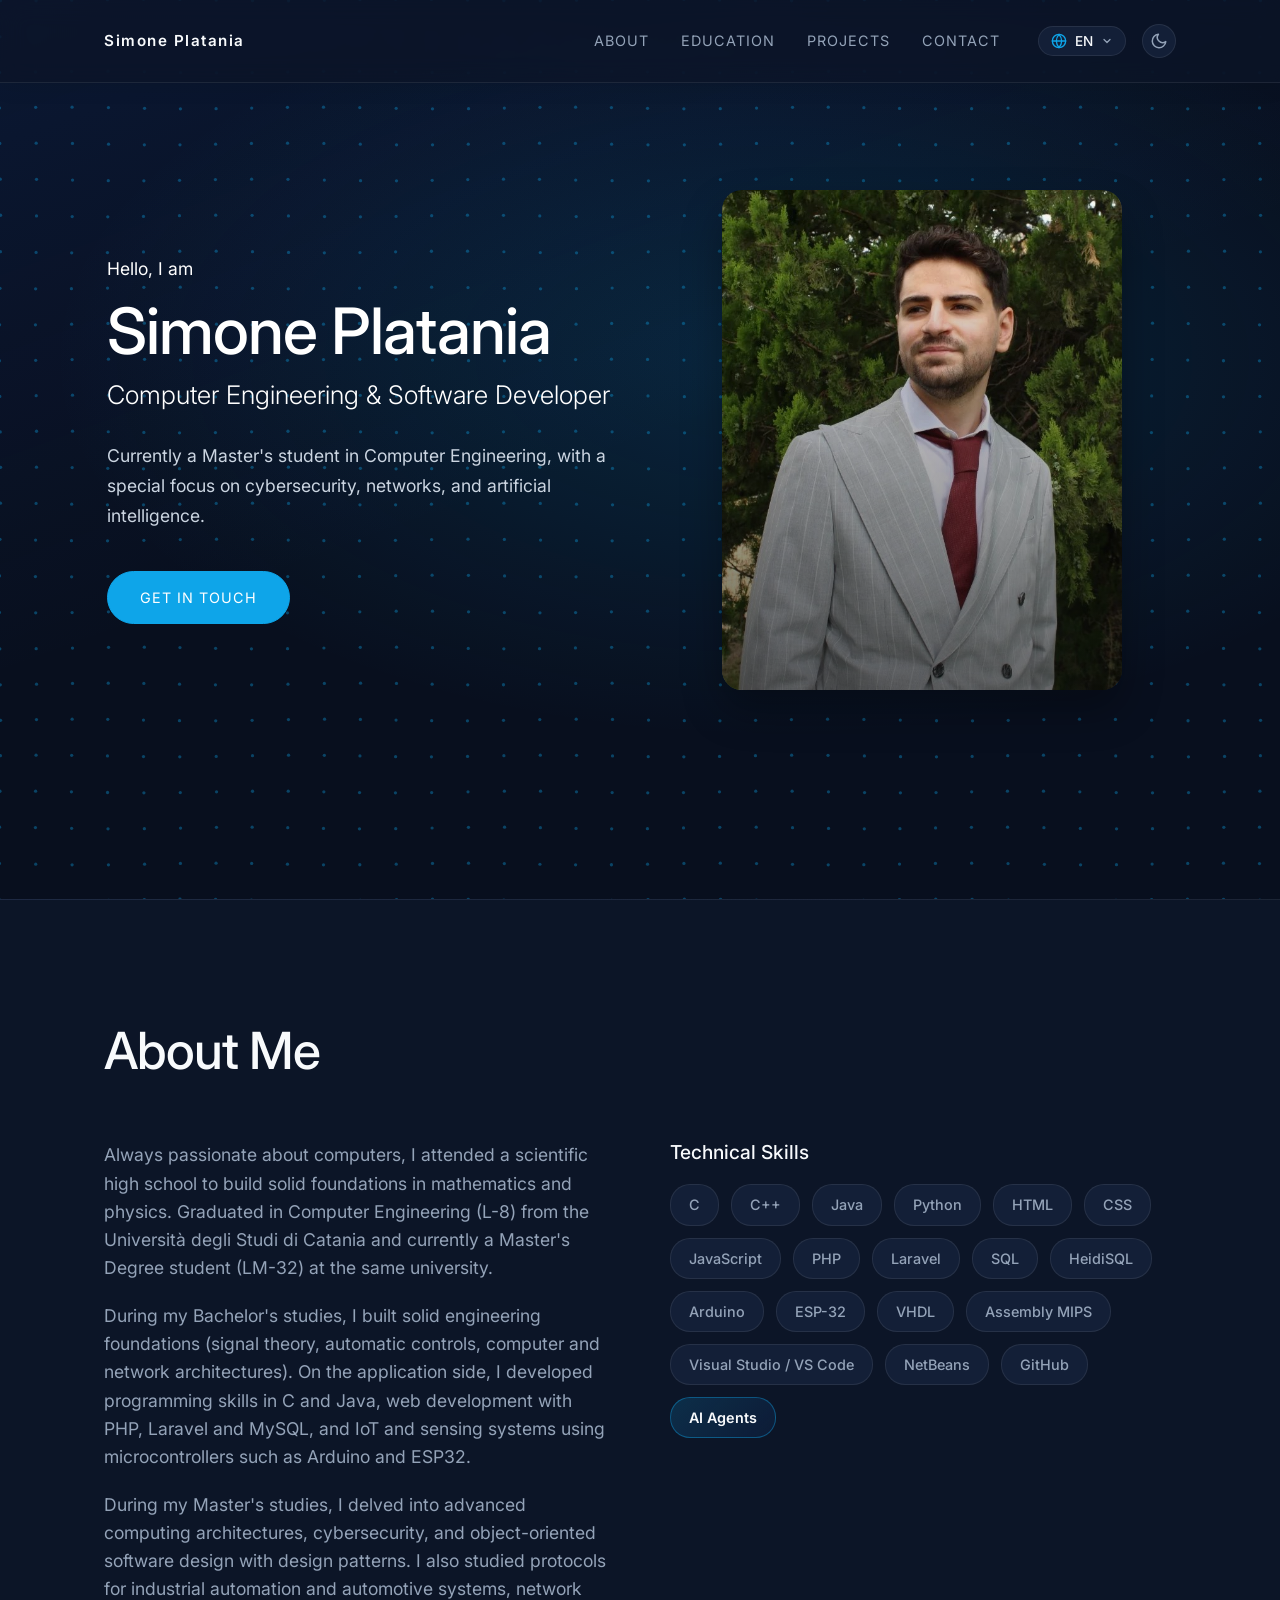
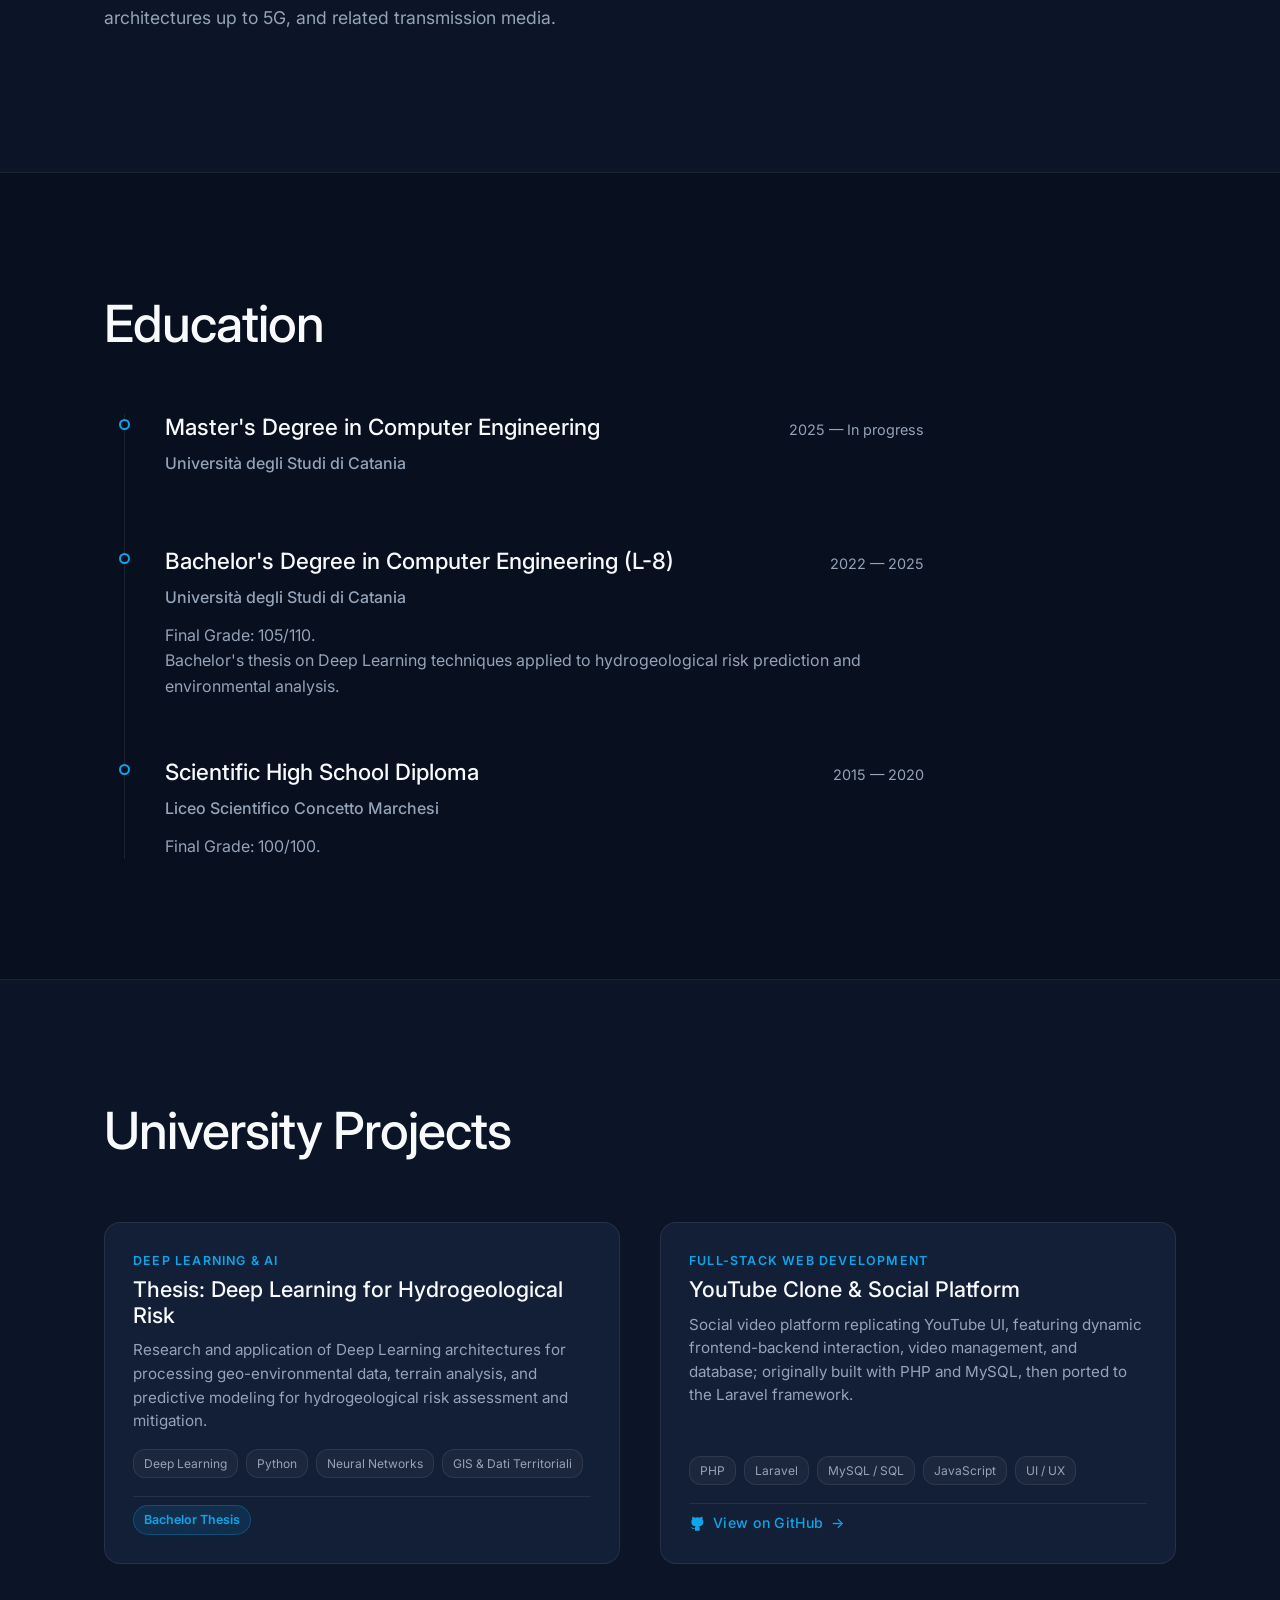
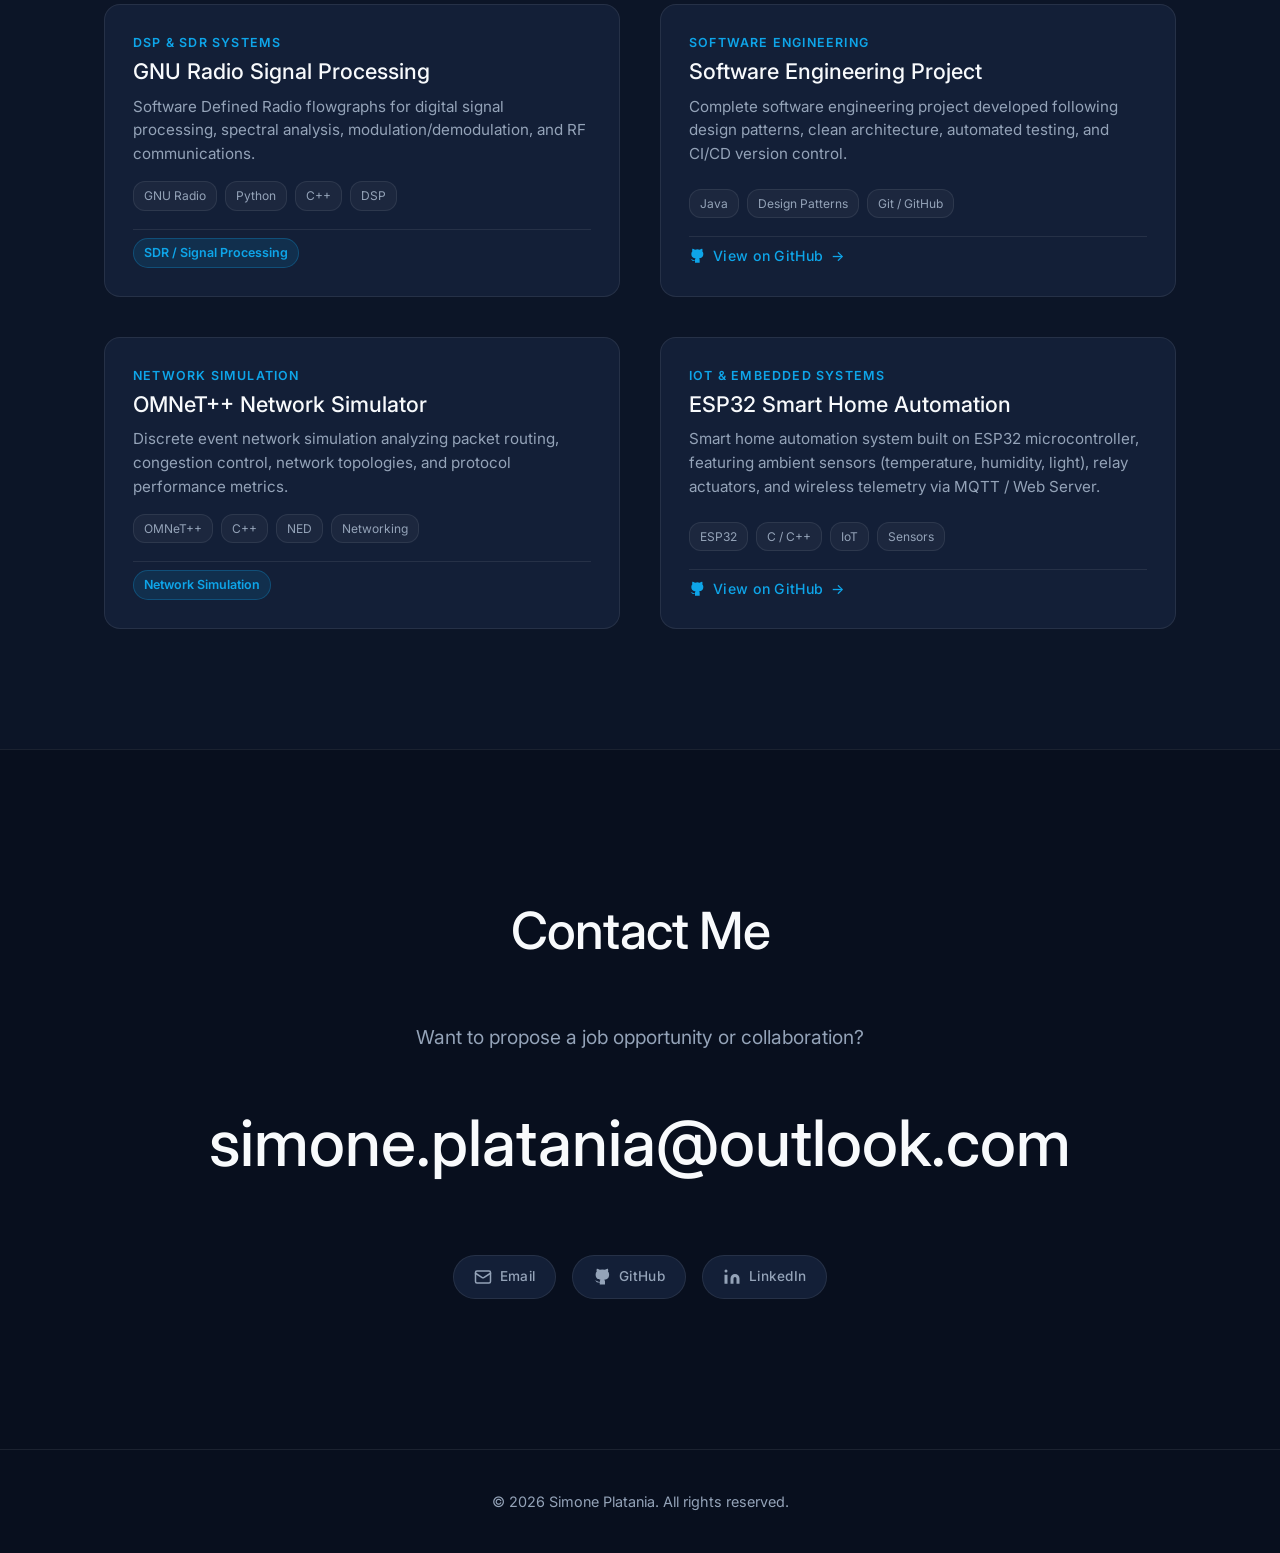
<file: index.html>
<!DOCTYPE html>
<html lang="en">

<head>
    <meta charset="UTF-8">
    <meta name="viewport" content="width=device-width, initial-scale=1.0">
    <title>Simone Platania | Ingegnere informatico</title>
    <meta name="description" content="Computer Engineering Graduate & Software Developer - Portfolio of Simone Platania">
    <link rel="stylesheet" href="styles.css">
    <link href="https://fonts.googleapis.com/css2?family=Inter:wght@300;400;500;600;700&display=swap" rel="stylesheet">
    <noscript>
        <style>
            .fade-in,
            .fade-in-up {
                opacity: 1 !important;
                transform: none !important;
                transition: none !important;
            }
            html {
                scroll-padding-top: 140px;
                overflow-x: hidden;
            }
            body {
                overflow-x: hidden;
                max-width: 100vw;
            }
            .noscript-banner {
                position: fixed !important;
                top: 0 !important;
                left: 0 !important;
                right: 0 !important;
                width: 100% !important;
                z-index: 10000 !important;
            }
            .top-bar-wrapper {
                position: relative;
                width: 100%;
            }
            /* Desktop: both banner and navbar stay fixed at the top when scrolling */
            header {
                position: fixed !important;
                top: 48px !important;
                left: 0 !important;
                right: 0 !important;
                width: 100% !important;
                z-index: 9999 !important;
                background: var(--navbar-bg) !important;
                animation: none !important;
            }
            .hero-section {
                padding-top: 150px !important;
            }
            /* Mobile: navbar scrolls away with the page, only the red banner remains fixed */
            @media (max-width: 900px) {
                html {
                    scroll-padding-top: 100px;
                }
                body {
                    padding-top: 72px !important;
                }
                header {
                    position: relative !important;
                    top: auto !important;
                    left: auto !important;
                    right: auto !important;
                    z-index: 100 !important;
                }
                .hero-section {
                    padding-top: 40px !important;
                }
                .hamburger {
                    display: none !important;
                }
                .nav-toggles-wrapper {
                    display: none !important;
                }
                .nav-container {
                    flex-direction: column !important;
                    align-items: center !important;
                    gap: 10px !important;
                    padding: 12px 16px !important;
                }
                .nav-links {
                    position: static !important;
                    display: flex !important;
                    flex-direction: row !important;
                    flex-wrap: wrap !important;
                    justify-content: center !important;
                    align-items: center !important;
                    height: auto !important;
                    width: 100% !important;
                    right: auto !important;
                    top: auto !important;
                    visibility: visible !important;
                    padding: 0 !important;
                    gap: 14px !important;
                    background: transparent !important;
                    box-shadow: none !important;
                    transform: none !important;
                }
                .nav-links li {
                    width: auto !important;
                }
                .nav-links a {
                    font-size: 0.85rem !important;
                    padding: 4px 8px !important;
                    letter-spacing: 0.5px !important;
                }
            }
            @media (max-width: 500px) {
                body {
                    padding-top: 92px !important;
                }
            }
        </style>
    </noscript>
</head>

<body>
    <div class="top-bar-wrapper">
        <noscript>
        <div class="noscript-banner" role="alert">
            <div class="noscript-container">
                <svg class="noscript-icon" xmlns="http://www.w3.org/2000/svg" width="20" height="20" viewBox="0 0 24 24" fill="none" stroke="currentColor" stroke-width="2" stroke-linecap="round" stroke-linejoin="round" aria-hidden="true">
                    <path d="m21.73 18-8-14a2 2 0 0 0-3.48 0l-8 14A2 2 0 0 0 4 21h16a2 2 0 0 0 1.73-3Z"/>
                    <line x1="12" y1="9" x2="12" y2="13"/>
                    <line x1="12" y1="17" x2="12.01" y2="17"/>
                </svg>
                <span class="noscript-text">
                    <strong>JavaScript is disabled.</strong> Please enable JavaScript in your browser settings to properly view and interact with this website.
                </span>
            </div>
        </div>
    </noscript>
    <header id="navbar">
        <div class="nav-container">
            <a href="#" class="logo">Simone Platania</a>
            <div class="nav-right">
                <nav>
                    <ul class="nav-links">
                        <li><a href="#about" data-i18n="nav_about">About</a></li>
                        <li><a href="#education" data-i18n="nav_edu">Education</a></li>
                        <!-- <li><a href="#experience" data-i18n="nav_exp">Experience</a></li> -->
                        <li><a href="#projects" data-i18n="nav_work">Projects</a></li>
                        <li><a href="#contact" data-i18n="nav_contact">Contact</a></li>
                        <li class="nav-toggles-wrapper">
                            <!-- Globe Dropdown Language Selector -->
                            <div class="lang-dropdown-wrapper" id="lang-dropdown-wrapper">
                                <button id="lang-dropdown-btn" class="lang-dropdown-btn" aria-label="Select language"
                                    aria-expanded="false" aria-haspopup="true">
                                    <svg class="icon-globe" xmlns="http://www.w3.org/2000/svg" width="16" height="16"
                                        viewBox="0 0 24 24" fill="none" stroke="currentColor" stroke-width="2"
                                        stroke-linecap="round" stroke-linejoin="round">
                                        <circle cx="12" cy="12" r="10" />
                                        <line x1="2" y1="12" x2="22" y2="12" />
                                        <path
                                            d="M12 2a15.3 15.3 0 0 1 4 10 15.3 15.3 0 0 1-4 10 15.3 15.3 0 0 1-4-10 15.3 15.3 0 0 1 4-10z" />
                                    </svg>
                                    <span id="lang-current-label">EN</span>
                                    <svg class="icon-chevron" xmlns="http://www.w3.org/2000/svg" width="12" height="12"
                                        viewBox="0 0 24 24" fill="none" stroke="currentColor" stroke-width="2.5"
                                        stroke-linecap="round" stroke-linejoin="round">
                                        <polyline points="6 9 12 15 18 9" />
                                    </svg>
                                </button>
                                <ul class="lang-dropdown-menu" role="menu" aria-label="Language">
                                    <li>
                                        <button class="lang-option" data-lang="it" role="menuitem">
                                            <span class="lang-code">IT</span>
                                            <span class="lang-name">Italiano</span>
                                        </button>
                                    </li>
                                    <li>
                                        <button class="lang-option active" data-lang="en" role="menuitem">
                                            <span class="lang-code">EN</span>
                                            <span class="lang-name">English</span>
                                        </button>
                                    </li>
                                    <li>
                                        <button class="lang-option" data-lang="es" role="menuitem">
                                            <span class="lang-code">ES</span>
                                            <span class="lang-name">Español</span>
                                        </button>
                                    </li>
                                    <li>
                                        <button class="lang-option" data-lang="fr" role="menuitem">
                                            <span class="lang-code">FR</span>
                                            <span class="lang-name">Français</span>
                                        </button>
                                    </li>
                                    <li>
                                        <button class="lang-option" data-lang="de" role="menuitem">
                                            <span class="lang-code">DE</span>
                                            <span class="lang-name">Deutsch</span>
                                        </button>
                                    </li>
                                </ul>
                            </div>

                            <!-- Theme Toggle Button -->
                            <button id="theme-toggle" class="theme-toggle-btn" aria-label="Cambia tema">
                                <!-- Moon Icon (Shown in Dark Mode) -->
                                <svg class="icon-moon" xmlns="http://www.w3.org/2000/svg" width="18" height="18"
                                    viewBox="0 0 24 24" fill="none" stroke="currentColor" stroke-width="2"
                                    stroke-linecap="round" stroke-linejoin="round">
                                    <path d="M21 12.79A9 9 0 1 1 11.21 3 7 7 0 0 0 21 12.79z"></path>
                                </svg>
                                <!-- Sun Icon (Shown in Light Mode) -->
                                <svg class="icon-sun" xmlns="http://www.w3.org/2000/svg" width="18" height="18"
                                    viewBox="0 0 24 24" fill="none" stroke="currentColor" stroke-width="2"
                                    stroke-linecap="round" stroke-linejoin="round">
                                    <circle cx="12" cy="12" r="5"></circle>
                                    <line x1="12" y1="1" x2="12" y2="3"></line>
                                    <line x1="12" y1="21" x2="12" y2="23"></line>
                                    <line x1="4.22" y1="4.22" x2="5.64" y2="5.64"></line>
                                    <line x1="18.36" y1="18.36" x2="19.78" y2="19.78"></line>
                                    <line x1="1" y1="12" x2="3" y2="12"></line>
                                    <line x1="21" y1="12" x2="23" y2="12"></line>
                                    <line x1="4.22" y1="19.78" x2="5.64" y2="18.36"></line>
                                    <line x1="18.36" y1="5.64" x2="19.78" y2="4.22"></line>
                                </svg>
                            </button>
                        </li>
                    </ul>
                </nav>
                <button class="hamburger" id="hamburger-btn" aria-label="Menu" aria-expanded="false">
                    <span class="line"></span>
                    <span class="line"></span>
                    <span class="line"></span>
                </button>
            </div>
        </div>
    </header>
    </div>

    <main>
        <!-- Hero Section -->
        <section id="hero" class="hero-section">
            <canvas id="hero-canvas"></canvas>
            <div class="container hero-container">
                <div class="hero-text fade-in">
                    <p class="greeting" data-i18n="hero_greeting">Hello, I am</p>
                    <h1 class="title">Simone Platania</h1>
                    <h2 class="subtitle" data-i18n="hero_subtitle">Computer Engineering & Software Developer</h2>
                    <p class="description" data-i18n="hero_desc">
                        Currently a Master's student in Computer Engineering, with a special focus on cybersecurity, networks, and artificial intelligence.
                    </p>
                    <div class="hero-actions">
                        <a href="#contact" class="btn btn-primary" data-i18n="btn_contact">Get in Touch</a>
                    </div>
                </div>
                <div class="hero-visual fade-in">
                    <div class="image-wrapper">
                        <!-- Profile Image -->
                        <img src="assets/profile_avatar.jpg" alt="Simone Platania" class="profile-img" width="682" height="1024">
                        <div class="img-backdrop"></div>
                    </div>
                </div>
            </div>
        </section>

        <!-- About Section -->
        <section id="about" class="about-section">
            <div class="container">
                <h2 class="section-title reveal-text" data-i18n="about_title">About Me</h2>
                <div class="about-content">
                    <div class="about-text fade-in-up">
                        <p data-i18n="about_p1">Always passionate about computers, I attended a scientific high school to build solid foundations in mathematics and physics. Graduated in Computer Engineering (L-8) from the Università degli Studi di Catania and currently a Master's Degree student (LM-32) at the same university.</p>
                        <p data-i18n="about_p2">During my Bachelor's studies, I built solid engineering foundations (signal theory, automatic controls, computer and network architectures). On the application side, I developed programming skills in C and Java, web development with PHP, Laravel and MySQL, and IoT and sensing systems using microcontrollers such as Arduino and ESP32.</p>
                        <p data-i18n="about_p3">During my Master's studies, I delved into advanced computing architectures, cybersecurity, and object-oriented software design with design patterns. I also studied protocols for industrial automation and automotive systems, network architectures up to 5G, and related transmission media.</p>
                    </div>
                    <div class="skills-container fade-in-up">
                        <h3 data-i18n="skills_title">Technical Skills</h3>
                        <div class="skills-grid">
                            <span class="skill-tag">C</span>
                            <span class="skill-tag">C++</span>
                            <span class="skill-tag">Java</span>
                            <span class="skill-tag">Python</span>
                            <span class="skill-tag">HTML</span>
                            <span class="skill-tag">CSS</span>
                            <span class="skill-tag">JavaScript</span>
                            <span class="skill-tag">PHP</span>
                            <span class="skill-tag">Laravel</span>
                            <span class="skill-tag">SQL</span>
                            <span class="skill-tag">HeidiSQL</span>
                            <span class="skill-tag">Arduino</span>
                            <span class="skill-tag">ESP-32</span>
                            <span class="skill-tag">VHDL</span>
                            <span class="skill-tag">Assembly MIPS</span>
                            <span class="skill-tag">Visual Studio / VS Code</span>
                            <span class="skill-tag">NetBeans</span>
                            <span class="skill-tag">GitHub</span>
                            <span class="skill-tag skill-highlight" data-i18n="skill_ai">AI Agents</span>
                        </div>
                    </div>
                </div>
            </div>
        </section>

        <!-- Education Section -->
        <section id="education" class="experience-section">
            <div class="container">
                <h2 class="section-title reveal-text" data-i18n="edu_title">Education</h2>
                <div class="timeline">
                    <!-- Master's Degree in Computer Engineering -->
                    <div class="timeline-item fade-in-up">
                        <div class="timeline-dot"></div>
                        <div class="timeline-content">
                            <div class="timeline-header">
                                <h3 data-i18n="edu0_degree">Master's Degree in Computer Engineering</h3>
                                <span class="timeline-date" data-i18n="edu0_date">2025 — In progress</span>
                            </div>
                            <h4 class="company">
                                <span data-i18n="edu0_school">Università degli Studi di Catania</span>
                            </h4>
                        </div>
                    </div>
                    <!-- Bachelor's Degree in Computer Engineering (L-8) -->
                    <div class="timeline-item fade-in-up">
                        <div class="timeline-dot"></div>
                        <div class="timeline-content">
                            <div class="timeline-header">
                                <h3 data-i18n="edu1_degree">Bachelor's Degree in Computer Engineering (L-8)</h3>
                                <span class="timeline-date" data-i18n="edu1_date">2022 — 2025</span>
                            </div>
                            <h4 class="company">
                                <span data-i18n="edu1_school">Università degli Studi di Catania</span>
                            </h4>
                            <p data-i18n="edu1_desc">Final Grade: 105/110.<br>Bachelor's thesis on Deep Learning techniques applied to hydrogeological risk prediction and environmental analysis.</p>
                        </div>
                    </div>
                    <!-- Scientific High School Diploma -->
                    <div class="timeline-item fade-in-up">
                        <div class="timeline-dot"></div>
                        <div class="timeline-content">
                            <div class="timeline-header">
                                <h3 data-i18n="edu2_degree">Scientific High School Diploma</h3>
                                <span class="timeline-date" data-i18n="edu2_date">2015 — 2020</span>
                            </div>
                            <h4 class="company">
                                <span data-i18n="edu2_school">Liceo Scientifico Concetto Marchesi</span>
                            </h4>
                            <p data-i18n="edu2_desc">Final Grade: 100/100.</p>
                        </div>
                    </div>
                </div>
            </div>
        </section>

        <!-- =========================================================================
             SEZIONE ESPERIENZE LAVORATIVE (Work Experience)
             Speculare alla sezione Istruzione (Education).
             Per attivarla: rimuovere i delimitatori di commento (<!- - e - ->).
             ========================================================================= -->
        <!--
        <section id="experience" class="experience-section">
            <div class="container">
                <h2 class="section-title reveal-text" data-i18n="exp_title">Esperienze Lavorative</h2>
                <div class="timeline">
                    [Esperienza 1 - Più recente / In corso]
                    <div class="timeline-item fade-in-up">
                        <div class="timeline-dot"></div>
                        <div class="timeline-content">
                            <div class="timeline-header">
                                <h3 data-i18n="exp0_role">Software Developer</h3>
                                <span class="timeline-date" data-i18n="exp0_date">2024 — In corso</span>
                            </div>
                            <h4 class="company">
                                <span data-i18n="exp0_company">Nome Azienda / Organizzazione</span>
                            </h4>
                            <p data-i18n="exp0_desc">Descrizione delle mansioni svolte, tecnologie utilizzate (es. linguaggi, framework, database), metodologie di sviluppo e risultati raggiunti.</p>
                        </div>
                    </div>

                    [Esperienza 2 - Esperienza precedente / Tirocinio]
                    <div class="timeline-item fade-in-up">
                        <div class="timeline-dot"></div>
                        <div class="timeline-content">
                            <div class="timeline-header">
                                <h3 data-i18n="exp1_role">Tirocinante / Junior Developer</h3>
                                <span class="timeline-date" data-i18n="exp1_date">2023 — 2024</span>
                            </div>
                            <h4 class="company">
                                <span data-i18n="exp1_company">Nome Azienda / Studio Professionale</span>
                            </h4>
                            <p data-i18n="exp1_desc">Supporto allo sviluppo di moduli software, test e debugging, documentazione tecnica e collaborazione in team con metodologie Agile/Git.</p>
                        </div>
                    </div>
                </div>
            </div>
        </section>
        -->

        <!-- Projects Section -->
        <section id="projects" class="projects-section">
            <div class="container">
                <h2 class="section-title reveal-text" data-i18n="work_title">University Projects</h2>
                <div class="projects-grid">
                    <!-- Project 1: Tesi Deep Learning Rischio Idrogeologico -->
                    <article class="project-card fade-in-up">
                        <div class="project-info">
                            <span class="project-category" data-i18n="proj_thesis_cat">Deep Learning & AI</span>
                            <h3 data-i18n="proj_thesis_title">Tesi: Deep Learning per il Rischio Idrogeologico</h3>
                            <p class="project-desc" data-i18n="proj_thesis_desc">Studio e applicazione di architetture
                                di Deep Learning per l'elaborazione di dati geo-ambientali, analisi del territorio e
                                modelli predittivi per la stima e mitigazione del rischio idrogeologico.</p>
                            <div class="project-tags">
                                <span class="tag-pill">Deep Learning</span>
                                <span class="tag-pill">Python</span>
                                <span class="tag-pill">Neural Networks</span>
                                <span class="tag-pill">GIS & Dati Territoriali</span>
                            </div>
                            <div class="project-links-group">
                                <span class="project-badge" data-i18n="badge_thesis">Tesi di Laurea</span>
                            </div>
                        </div>
                    </article>

                    <!-- Project 2: YouTube Clone & Social Platform -->
                    <article class="project-card fade-in-up">
                        <div class="project-info">
                            <span class="project-category" data-i18n="proj_youtube_cat">Sviluppo Web Full-Stack</span>
                            <h3 data-i18n="proj_youtube_title">YouTube Clone & Social Platform</h3>
                            <p class="project-desc" data-i18n="proj_youtube_desc">Piattaforma social video con
                                interfaccia grafica ispirata a YouTube, interazione dinamica frontend-backend, gestione
                                video e database; inizialmente sviluppata in PHP e MySQL, successivamente portata su
                                framework Laravel.
                            </p>
                            <div class="project-tags">
                                <span class="tag-pill">PHP</span>
                                <span class="tag-pill">Laravel</span>
                                <span class="tag-pill">MySQL / SQL</span>
                                <span class="tag-pill">JavaScript</span>
                                <span class="tag-pill">UI / UX</span>
                            </div>
                            <div class="project-links-group">
                                <a href="https://github.com/simoplat/hw2" target="_blank" rel="noopener noreferrer"
                                    class="project-link">
                                    <svg xmlns="http://www.w3.org/2000/svg" width="16" height="16" viewBox="0 0 24 24"
                                        fill="currentColor">
                                        <path
                                            d="M9 19c-5 1.5-5-2.5-7-3m14 6v-3.87a3.37 3.37 0 0 0-.94-2.61c3.14-.35 6.44-1.54 6.44-7A5.44 5.44 0 0 0 20 4.77 5.07 5.07 0 0 0 19.91 1S18.73.65 16 2.48a13.38 13.38 0 0 0-7 0C6.27.65 5.09 1 5.09 1A5.07 5.07 0 0 0 5 4.77a5.44 5.44 0 0 0-1.5 3.78c0 5.42 3.3 6.61 6.44 7A3.37 3.37 0 0 0 9 18.13V22" />
                                    </svg>
                                    <span data-i18n="btn_view_proj">Vedi su GitHub</span>
                                    <span class="arrow">→</span>
                                </a>
                            </div>
                        </div>
                    </article>

                    <!-- Project 3: GNU Radio -->
                    <article class="project-card fade-in-up">
                        <div class="project-info">
                            <span class="project-category" data-i18n="proj_gnuradio_cat">Sistemi DSP & SDR</span>
                            <h3 data-i18n="proj_gnuradio_title">GNU Radio Signal Processing</h3>
                            <p class="project-desc" data-i18n="proj_gnuradio_desc">Flowgraph Software Defined Radio per
                                elaborazione digitale dei segnali, analisi spettrale, modulazione/demodulazione e
                                comunicazioni RF.</p>
                            <div class="project-tags">
                                <span class="tag-pill">GNU Radio</span>
                                <span class="tag-pill">Python</span>
                                <span class="tag-pill">C++</span>
                                <span class="tag-pill">DSP</span>
                            </div>
                            <div class="project-links-group">
                                <span class="project-badge">SDR / Signal Processing</span>
                            </div>
                        </div>
                    </article>

                    <!-- Project 4: Progetto Ingegneria del Software -->
                    <article class="project-card fade-in-up">
                        <div class="project-info">
                            <span class="project-category" data-i18n="proj_sweng_cat">Ingegneria del Software</span>
                            <h3 data-i18n="proj_sweng_title">Progetto Ingegneria del Software</h3>
                            <p class="project-desc" data-i18n="proj_sweng_desc">Progetto software completo sviluppato
                                seguendo pattern architetturali, principi di clean code, testing e controllo di versione
                                con GitHub.</p>
                            <div class="project-tags">
                                <span class="tag-pill">Java</span>
                                <span class="tag-pill">Design Patterns</span>
                                <span class="tag-pill">Git / GitHub</span>
                            </div>
                            <div class="project-links-group">
                                <a href="https://github.com/simoplat/UniCenter" target="_blank"
                                    rel="noopener noreferrer" class="project-link">
                                    <svg xmlns="http://www.w3.org/2000/svg" width="16" height="16" viewBox="0 0 24 24"
                                        fill="currentColor">
                                        <path
                                            d="M9 19c-5 1.5-5-2.5-7-3m14 6v-3.87a3.37 3.37 0 0 0-.94-2.61c3.14-.35 6.44-1.54 6.44-7A5.44 5.44 0 0 0 20 4.77 5.07 5.07 0 0 0 19.91 1S18.73.65 16 2.48a13.38 13.38 0 0 0-7 0C6.27.65 5.09 1 5.09 1A5.07 5.07 0 0 0 5 4.77a5.44 5.44 0 0 0-1.5 3.78c0 5.42 3.3 6.61 6.44 7A3.37 3.37 0 0 0 9 18.13V22" />
                                    </svg>
                                    <span data-i18n="btn_view_proj">Vedi su GitHub</span>
                                    <span class="arrow">→</span>
                                </a>
                            </div>
                        </div>
                    </article>

                    <!-- Project 5: OMNeT++ -->
                    <article class="project-card fade-in-up">
                        <div class="project-info">
                            <span class="project-category" data-i18n="proj_omnet_cat">Simulazione di Reti</span>
                            <h3 data-i18n="proj_omnet_title">OMNeT++ Network Simulator</h3>
                            <p class="project-desc" data-i18n="proj_omnet_desc">Simulazioni ad eventi discreti per
                                l'analisi di instradamento pacchetti, congestione di rete, topologie complesse e
                                metriche di prestazione.</p>
                            <div class="project-tags">
                                <span class="tag-pill">OMNeT++</span>
                                <span class="tag-pill">C++</span>
                                <span class="tag-pill">NED</span>
                                <span class="tag-pill">Networking</span>
                            </div>
                            <div class="project-links-group">
                                <span class="project-badge">Network Simulation</span>
                            </div>
                        </div>
                    </article>

                    <!-- Project 6: ESP32 Smart Home -->
                    <article class="project-card fade-in-up">
                        <div class="project-info">
                            <span class="project-category" data-i18n="proj_esp32_cat">IoT & Sistemi Embedded</span>
                            <h3 data-i18n="proj_esp32_title">ESP32 Smart Home Automation</h3>
                            <p class="project-desc" data-i18n="proj_esp32_desc">Sistema di automazione domestica basato
                                su microcontrollore ESP32, sensori ambientali (temperatura, umidità, illuminazione),
                                tramite Bot Telegram.</p>
                            <div class="project-tags">
                                <span class="tag-pill">ESP32</span>
                                <span class="tag-pill">C / C++</span>
                                <span class="tag-pill">IoT</span>
                                <span class="tag-pill">Sensors</span>
                            </div>
                            <div class="project-links-group">
                                <a href="https://github.com/simoplat/ESP32_PROGETTO" target="_blank" rel="noopener noreferrer"
                                    class="project-link">
                                    <svg xmlns="http://www.w3.org/2000/svg" width="16" height="16" viewBox="0 0 24 24"
                                        fill="currentColor">
                                        <path
                                            d="M9 19c-5 1.5-5-2.5-7-3m14 6v-3.87a3.37 3.37 0 0 0-.94-2.61c3.14-.35 6.44-1.54 6.44-7A5.44 5.44 0 0 0 20 4.77 5.07 5.07 0 0 0 19.91 1S18.73.65 16 2.48a13.38 13.38 0 0 0-7 0C6.27.65 5.09 1 5.09 1A5.07 5.07 0 0 0 5 4.77a5.44 5.44 0 0 0-1.5 3.78c0 5.42 3.3 6.61 6.44 7A3.37 3.37 0 0 0 9 18.13V22" />
                                    </svg>
                                    <span data-i18n="btn_view_proj">Vedi su GitHub</span>
                                    <span class="arrow">→</span>
                                </a>
                            </div>
                        </div>
                    </article>
                </div>
            </div>
        </section>

        <!-- Contact Section -->
        <section id="contact" class="contact-section">
            <div class="container">
                <div class="contact-content fade-in-up">
                    <h2 class="section-title" data-i18n="contact_title">Contact Me</h2>
                    <p class="contact-desc" data-i18n="contact_desc">Want to propose a job opportunity or collaboration?</p>
                    <a href="mailto:simone.platania@outlook.com" class="email-link">simone.platania@outlook.com</a>

                    <div class="social-links">
                        <a href="mailto:simone.platania@outlook.com" class="social-link" aria-label="Email">
                            <svg xmlns="http://www.w3.org/2000/svg" width="18" height="18" viewBox="0 0 24 24"
                                fill="none" stroke="currentColor" stroke-width="2" stroke-linecap="round"
                                stroke-linejoin="round">
                                <rect x="2" y="4" width="20" height="16" rx="2" />
                                <path d="m22 7-8.97 5.7a1.94 1.94 0 0 1-2.06 0L2 7" />
                            </svg>
                            <span>Email</span>
                        </a>
                        <a href="https://github.com/simoplat" target="_blank" rel="noopener noreferrer"
                            class="social-link" aria-label="GitHub">
                            <svg xmlns="http://www.w3.org/2000/svg" width="18" height="18" viewBox="0 0 24 24"
                                fill="currentColor">
                                <path
                                    d="M9 19c-5 1.5-5-2.5-7-3m14 6v-3.87a3.37 3.37 0 0 0-.94-2.61c3.14-.35 6.44-1.54 6.44-7A5.44 5.44 0 0 0 20 4.77 5.07 5.07 0 0 0 19.91 1S18.73.65 16 2.48a13.38 13.38 0 0 0-7 0C6.27.65 5.09 1 5.09 1A5.07 5.07 0 0 0 5 4.77a5.44 5.44 0 0 0-1.5 3.78c0 5.42 3.3 6.61 6.44 7A3.37 3.37 0 0 0 9 18.13V22" />
                            </svg>
                            <span>GitHub</span>
                        </a>
                        <a href="https://www.linkedin.com/in/simone-platania" target="_blank" rel="noopener noreferrer" class="social-link"
                            aria-label="LinkedIn">
                            <svg xmlns="http://www.w3.org/2000/svg" width="18" height="18" viewBox="0 0 24 24"
                                fill="currentColor">
                                <path
                                    d="M16 8a6 6 0 0 1 6 6v7h-4v-7a2 2 0 0 0-2-2 2 2 0 0 0-2 2v7h-4v-7a6 6 0 0 1 6-6z" />
                                <rect x="2" y="9" width="4" height="12" />
                                <circle cx="4" cy="4" r="2" />
                            </svg>
                            <span>LinkedIn</span>
                        </a>
                    </div>
                </div>
            </div>
        </section>
    </main>

    <footer>
        <div class="container footer-container">
            <p>&copy; <span id="year">2026</span> Simone Platania. <span data-i18n="footer_rights">All rights reserved.</span></p>
        </div>
    </footer>

    <script src="translations.js"></script>
    <script src="script.js"></script>
</body>

</html>
</file>
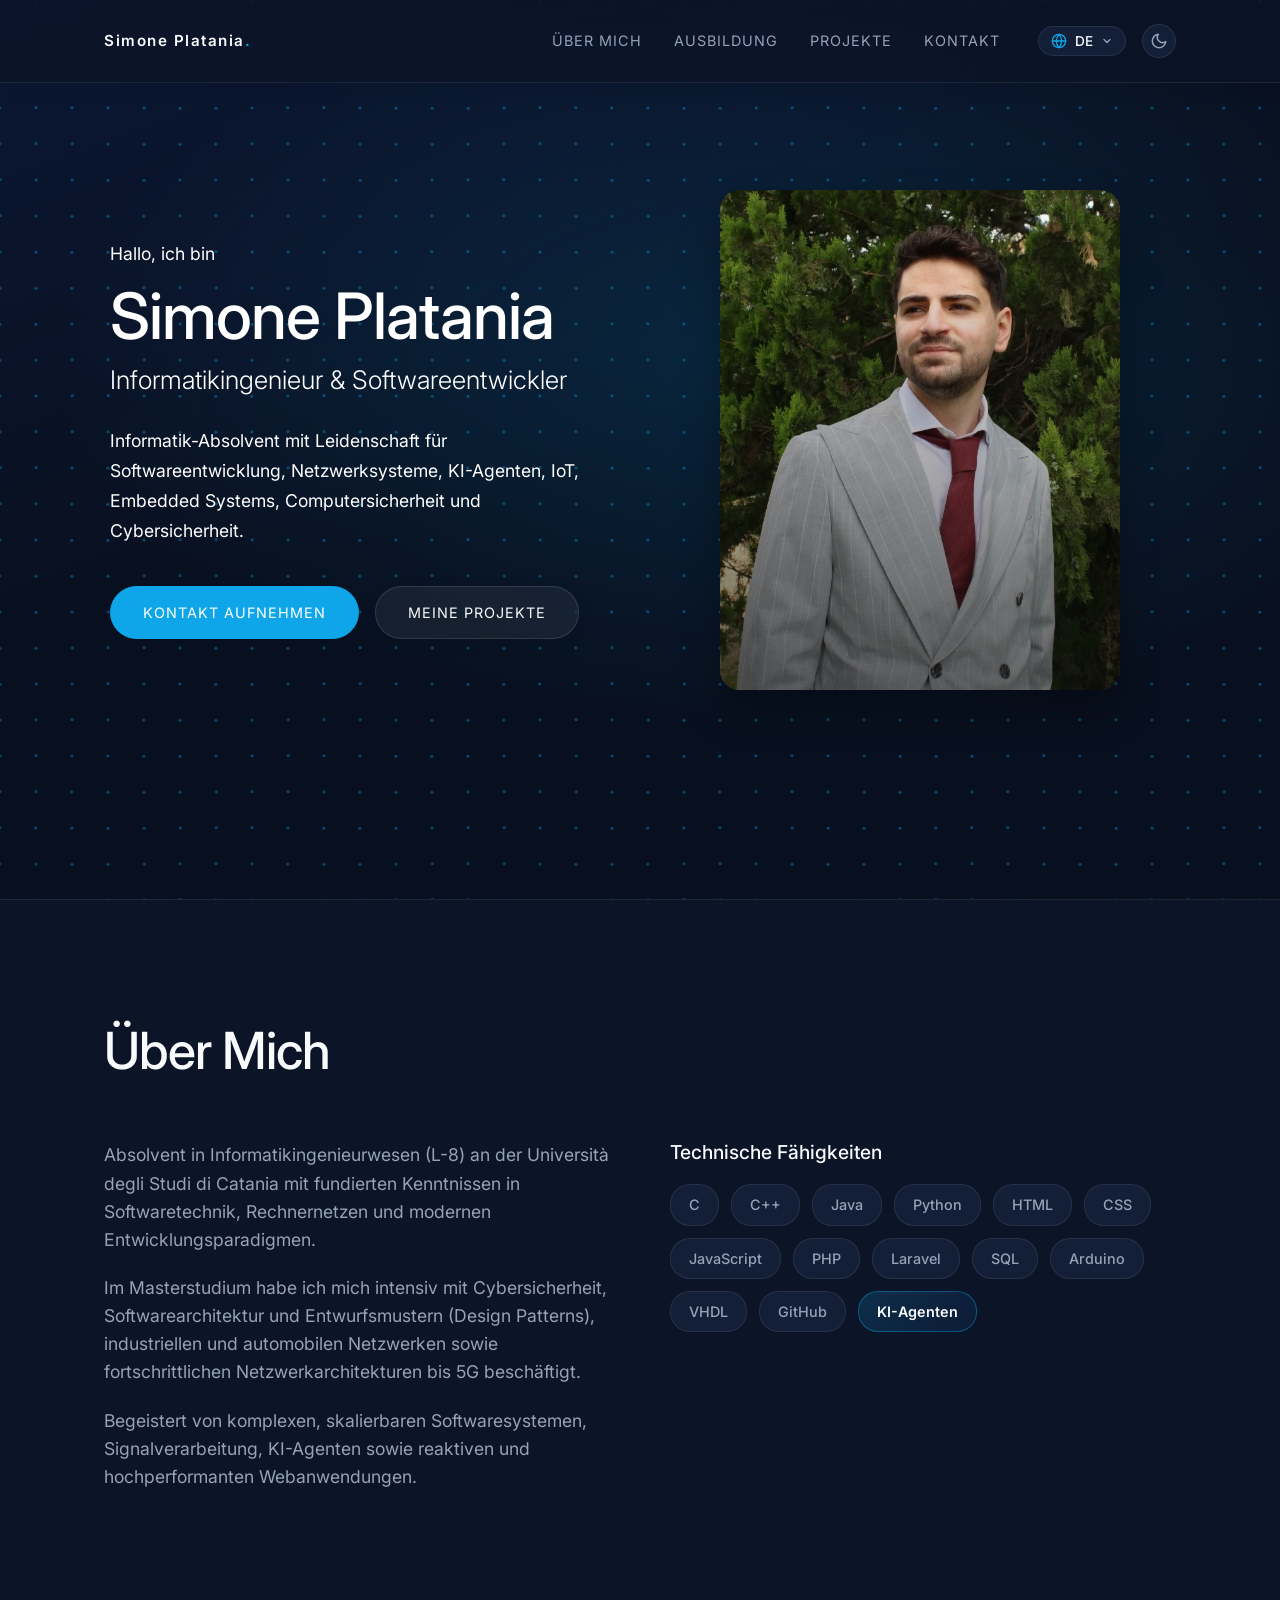
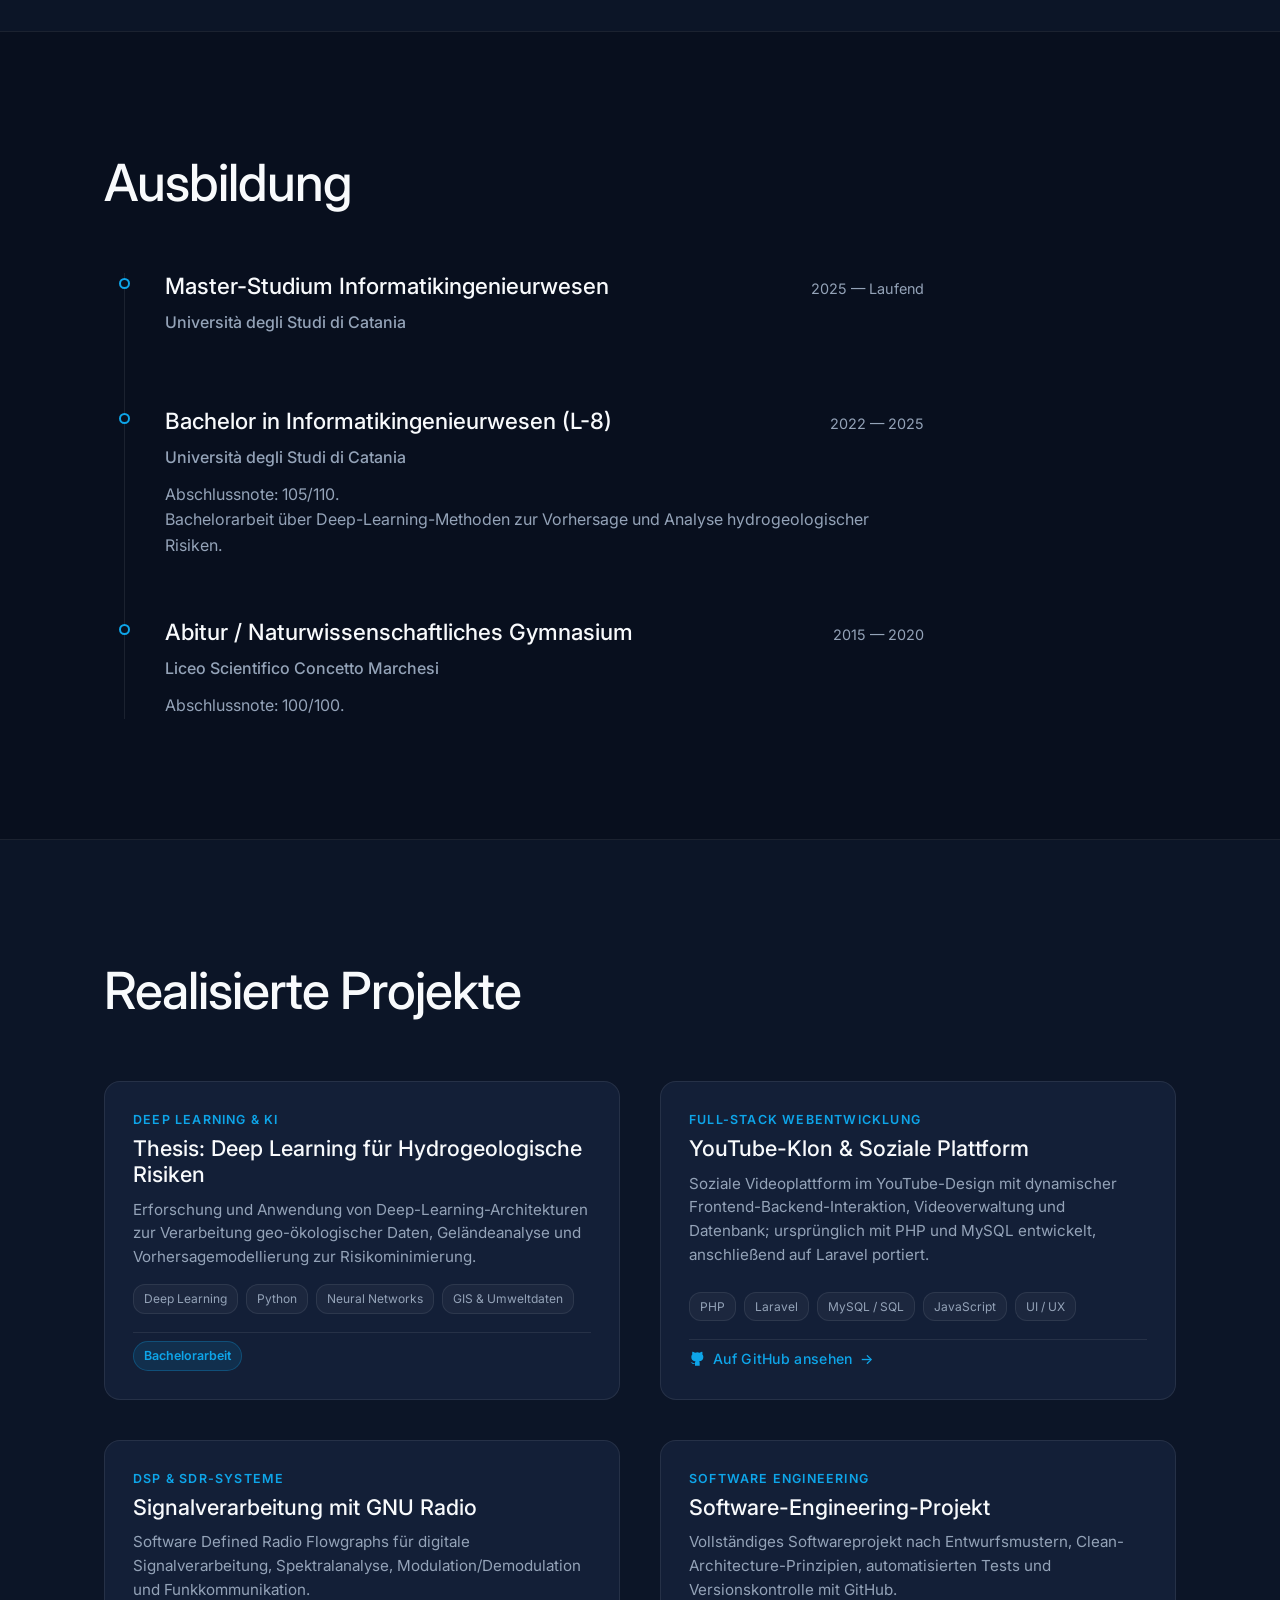
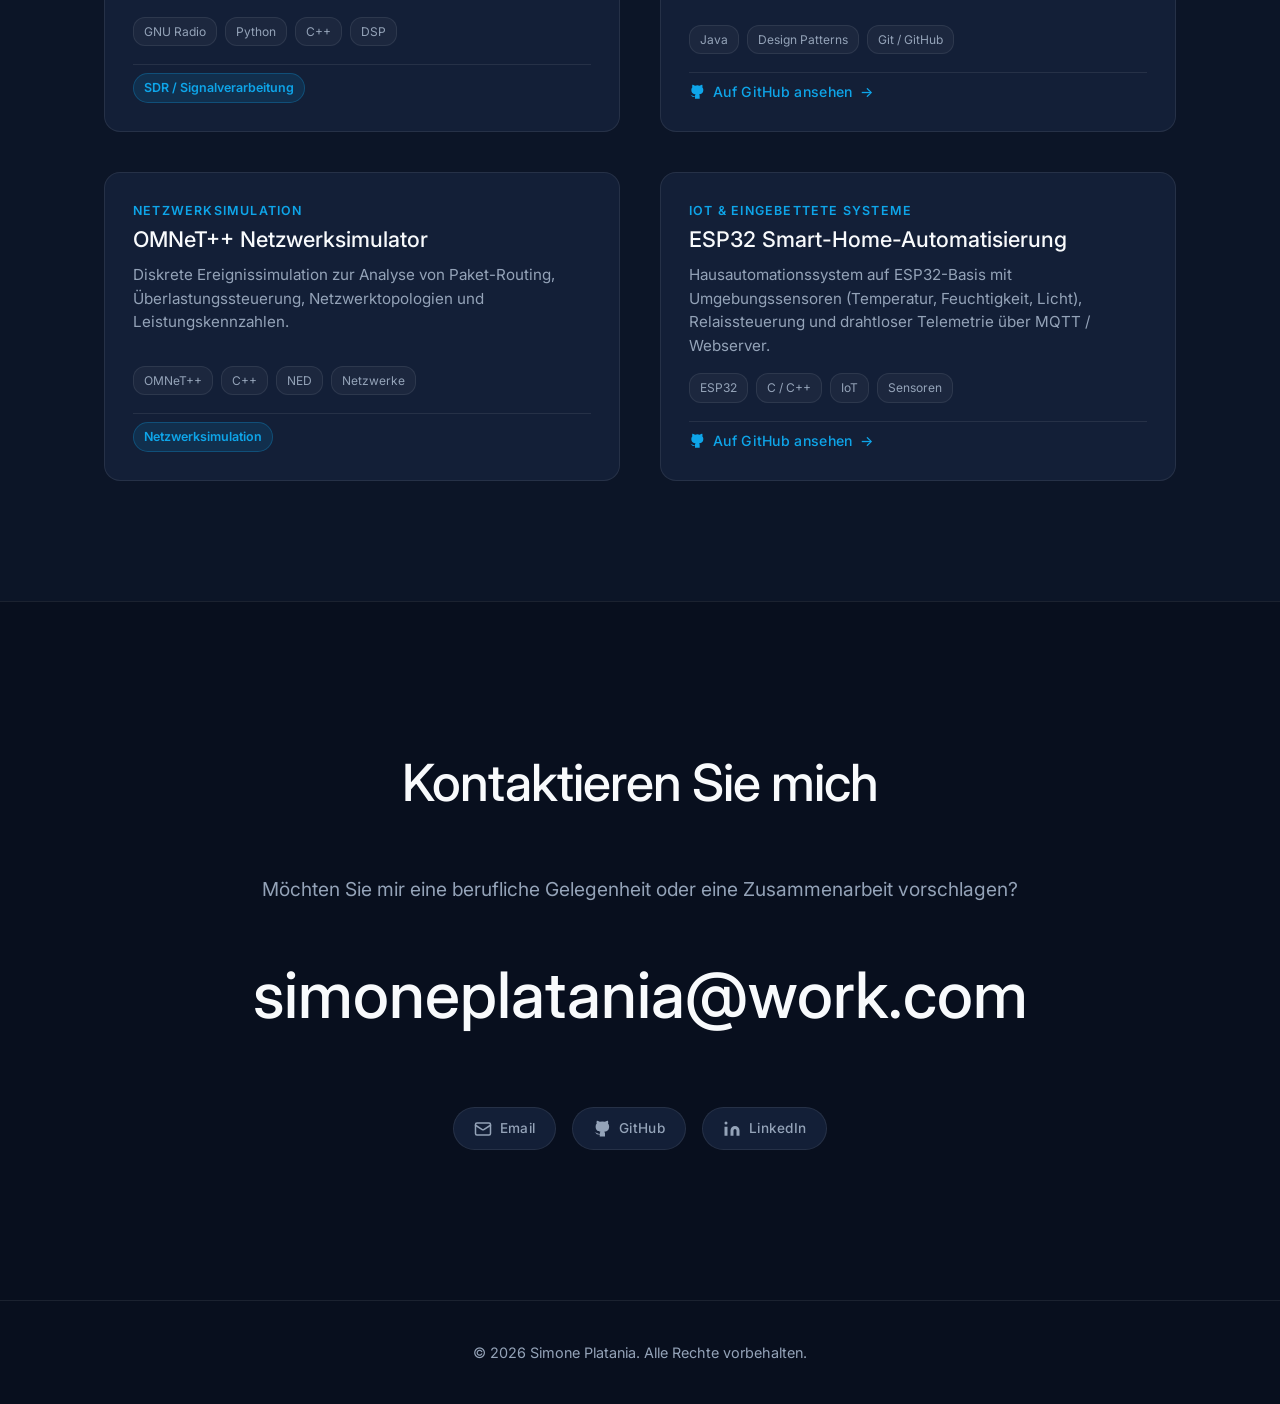
<file: de/index.html>
<!DOCTYPE html>
<html lang="de">

<head>
    <meta charset="UTF-8">
    <meta name="viewport" content="width=device-width, initial-scale=1.0">
    <title>Simone Platania | Portfolio</title>
    <meta name="description" content="Informatikingenieur & Softwareentwickler - Portfolio von Simone Platania">
    <link rel="canonical" href="index.html">
    <link rel="alternate" hreflang="it" href="../index.html">
    <link rel="alternate" hreflang="en" href="../en/index.html">
    <link rel="alternate" hreflang="es" href="../es/index.html">
    <link rel="alternate" hreflang="fr" href="../fr/index.html">
    <link rel="alternate" hreflang="de" href="index.html">
    <link rel="alternate" hreflang="x-default" href="../en/index.html">
    <link rel="stylesheet" href="../style.css">
    <link rel="preconnect" href="https://fonts.googleapis.com">
    <link rel="preconnect" href="https://fonts.gstatic.com" crossorigin>
    <link href="https://fonts.googleapis.com/css2?family=Inter:wght@300;400;500;600;700&display=swap" rel="stylesheet">
</head>

<body>
    <header id="navbar">
        <div class="nav-container">
            <a href="#" class="logo">Simone Platania<span style="color: var(--accent-color)">.</span></a>
            <div class="nav-right">
                <nav>
                    <ul class="nav-links">
                        <li><a href="#about">Über Mich</a></li>
                        <li><a href="#education">Ausbildung</a></li>
                        <li><a href="#projects">Projekte</a></li>
                        <li><a href="#contact">Kontakt</a></li>
                        <li class="nav-toggles-wrapper">
                            <!-- Globe Dropdown Language Selector -->
                            <div class="lang-dropdown-wrapper" id="lang-dropdown-wrapper">
                                <button id="lang-dropdown-btn" class="lang-dropdown-btn" aria-label="Sprache wählen"
                                    aria-expanded="false" aria-haspopup="true">
                                    <svg class="icon-globe" xmlns="http://www.w3.org/2000/svg" width="16" height="16"
                                        viewBox="0 0 24 24" fill="none" stroke="currentColor" stroke-width="2"
                                        stroke-linecap="round" stroke-linejoin="round">
                                        <circle cx="12" cy="12" r="10" />
                                        <line x1="2" y1="12" x2="22" y2="12" />
                                        <path
                                            d="M12 2a15.3 15.3 0 0 1 4 10 15.3 15.3 0 0 1-4 10 15.3 15.3 0 0 1-4-10 15.3 15.3 0 0 1 4-10z" />
                                    </svg>
                                    <span id="lang-current-label">DE</span>
                                    <svg class="icon-chevron" xmlns="http://www.w3.org/2000/svg" width="12" height="12"
                                        viewBox="0 0 24 24" fill="none" stroke="currentColor" stroke-width="2.5"
                                        stroke-linecap="round" stroke-linejoin="round">
                                        <polyline points="6 9 12 15 18 9" />
                                    </svg>
                                </button>
                                <ul class="lang-dropdown-menu" role="menu" aria-label="Sprache">
                                    <li>
                                        <a href="../index.html" class="lang-option" role="menuitem">
                                            <span class="lang-code">IT</span>
                                            <span class="lang-name">Italiano</span>
                                        </a>
                                    </li>
                                    <li>
                                        <a href="../en/index.html" class="lang-option" role="menuitem">
                                            <span class="lang-code">EN</span>
                                            <span class="lang-name">English</span>
                                        </a>
                                    </li>
                                    <li>
                                        <a href="../es/index.html" class="lang-option" role="menuitem">
                                            <span class="lang-code">ES</span>
                                            <span class="lang-name">Español</span>
                                        </a>
                                    </li>
                                    <li>
                                        <a href="../fr/index.html" class="lang-option" role="menuitem">
                                            <span class="lang-code">FR</span>
                                            <span class="lang-name">Français</span>
                                        </a>
                                    </li>
                                    <li>
                                        <a href="index.html" class="lang-option active" role="menuitem">
                                            <span class="lang-code">DE</span>
                                            <span class="lang-name">Deutsch</span>
                                        </a>
                                    </li>
                                </ul>
                            </div>

                            <!-- Theme Toggle Button -->
                            <button id="theme-toggle" class="theme-toggle-btn" aria-label="Design umschalten">
                                <!-- Moon Icon (Shown in Dark Mode) -->
                                <svg class="icon-moon" xmlns="http://www.w3.org/2000/svg" width="18" height="18"
                                    viewBox="0 0 24 24" fill="none" stroke="currentColor" stroke-width="2"
                                    stroke-linecap="round" stroke-linejoin="round">
                                    <path d="M21 12.79A9 9 0 1 1 11.21 3 7 7 0 0 0 21 12.79z"></path>
                                </svg>
                                <!-- Sun Icon (Shown in Light Mode) -->
                                <svg class="icon-sun" xmlns="http://www.w3.org/2000/svg" width="18" height="18"
                                    viewBox="0 0 24 24" fill="none" stroke="currentColor" stroke-width="2"
                                    stroke-linecap="round" stroke-linejoin="round">
                                    <circle cx="12" cy="12" r="5"></circle>
                                    <line x1="12" y1="1" x2="12" y2="3"></line>
                                    <line x1="12" y1="21" x2="12" y2="23"></line>
                                    <line x1="4.22" y1="4.22" x2="5.64" y2="5.64"></line>
                                    <line x1="18.36" y1="18.36" x2="19.78" y2="19.78"></line>
                                    <line x1="1" y1="12" x2="3" y2="12"></line>
                                    <line x1="21" y1="12" x2="23" y2="12"></line>
                                    <line x1="4.22" y1="19.78" x2="5.64" y2="18.36"></line>
                                    <line x1="18.36" y1="5.64" x2="19.78" y2="4.22"></line>
                                </svg>
                            </button>
                        </li>
                    </ul>
                </nav>
                <button class="hamburger" id="hamburger-btn" aria-label="Menu" aria-expanded="false">
                    <span class="line"></span>
                    <span class="line"></span>
                    <span class="line"></span>
                </button>
            </div>
        </div>
    </header>

    <main>
        <!-- Hero Section -->
        <section id="hero" class="hero-section">
            <canvas id="hero-canvas"></canvas>
            <div class="container hero-container">
                <div class="hero-text fade-in">
                    <p class="greeting">Hallo, ich bin</p>
                    <h1 class="title">Simone Platania</h1>
                    <h2 class="subtitle">Informatikingenieur & Softwareentwickler</h2>
                    <p class="description">
                        Informatik-Absolvent mit Leidenschaft für Softwareentwicklung, Netzwerksysteme, KI-Agenten, IoT, Embedded Systems, Computersicherheit und Cybersicherheit.
                    </p>
                    <div class="hero-actions">
                        <a href="#contact" class="btn btn-primary">Kontakt Aufnehmen</a>
                        <a href="#projects" class="btn btn-secondary">Meine Projekte</a>
                    </div>
                </div>
                <div class="hero-visual fade-in">
                    <div class="image-wrapper">
                        <!-- Profile Image -->
                        <img src="../assets/profile_avatar.jpg" alt="Simone Platania" class="profile-img" width="682" height="1024">
                        <div class="img-backdrop"></div>
                    </div>
                </div>
            </div>
        </section>

        <!-- About Section -->
        <section id="about" class="about-section">
            <div class="container">
                <h2 class="section-title reveal-text">Über Mich</h2>
                <div class="about-content">
                    <div class="about-text fade-in-up">
                        <p>Absolvent in Informatikingenieurwesen (L-8) an der Università degli Studi di Catania mit fundierten Kenntnissen in Softwaretechnik, Rechnernetzen und modernen Entwicklungsparadigmen.</p>
                        <p>Im Masterstudium habe ich mich intensiv mit Cybersicherheit, Softwarearchitektur und Entwurfsmustern (Design Patterns), industriellen und automobilen Netzwerken sowie fortschrittlichen Netzwerkarchitekturen bis 5G beschäftigt.</p>
                        <p>Begeistert von komplexen, skalierbaren Softwaresystemen, Signalverarbeitung, KI-Agenten sowie reaktiven und hochperformanten Webanwendungen.</p>
                    </div>
                    <div class="skills-container fade-in-up">
                        <h3>Technische Fähigkeiten</h3>
                        <div class="skills-grid">
                            <span class="skill-tag">C</span>
                            <span class="skill-tag">C++</span>
                            <span class="skill-tag">Java</span>
                            <span class="skill-tag">Python</span>
                            <span class="skill-tag">HTML</span>
                            <span class="skill-tag">CSS</span>
                            <span class="skill-tag">JavaScript</span>
                            <span class="skill-tag">PHP</span>
                            <span class="skill-tag">Laravel</span>
                            <span class="skill-tag">SQL</span>
                            <span class="skill-tag">Arduino</span>
                            <span class="skill-tag">VHDL</span>
                            <span class="skill-tag">GitHub</span>
                            <span class="skill-tag skill-highlight">KI-Agenten</span>
                        </div>
                    </div>
                </div>
            </div>
        </section>

        <!-- Education Section -->
        <section id="education" class="experience-section">
            <div class="container">
                <h2 class="section-title reveal-text">Ausbildung</h2>
                <div class="timeline">
                    <!-- Master's Degree in Computer Engineering -->
                    <div class="timeline-item fade-in-up">
                        <div class="timeline-dot"></div>
                        <div class="timeline-content">
                            <div class="timeline-header">
                                <h3>Master-Studium Informatikingenieurwesen</h3>
                                <span class="timeline-date">2025 — Laufend</span>
                            </div>
                            <h4 class="company">
                                <span>Università degli Studi di Catania</span>
                            </h4>
                        </div>
                    </div>
                    <!-- Bachelor's Degree in Computer Engineering (L-8) -->
                    <div class="timeline-item fade-in-up">
                        <div class="timeline-dot"></div>
                        <div class="timeline-content">
                            <div class="timeline-header">
                                <h3>Bachelor in Informatikingenieurwesen (L-8)</h3>
                                <span class="timeline-date">2022 — 2025</span>
                            </div>
                            <h4 class="company">
                                <span>Università degli Studi di Catania</span>
                            </h4>
                            <p>Abschlussnote: 105/110.<br>Bachelorarbeit über Deep-Learning-Methoden zur Vorhersage und Analyse hydrogeologischer Risiken.</p>
                        </div>
                    </div>
                    <!-- Scientific High School Diploma -->
                    <div class="timeline-item fade-in-up">
                        <div class="timeline-dot"></div>
                        <div class="timeline-content">
                            <div class="timeline-header">
                                <h3>Abitur / Naturwissenschaftliches Gymnasium</h3>
                                <span class="timeline-date">2015 — 2020</span>
                            </div>
                            <h4 class="company">
                                <span>Liceo Scientifico Concetto Marchesi</span>
                            </h4>
                            <p>Abschlussnote: 100/100.</p>
                        </div>
                    </div>
                </div>
            </div>
        </section>

        <!-- Projects Section -->
        <section id="projects" class="projects-section">
            <div class="container">
                <h2 class="section-title reveal-text">Realisierte Projekte</h2>
                <div class="projects-grid">
                    <!-- Project 1: Bachelorarbeit Deep Learning -->
                    <article class="project-card fade-in-up">
                        <div class="project-info">
                            <span class="project-category">Deep Learning & KI</span>
                            <h3>Thesis: Deep Learning für Hydrogeologische Risiken</h3>
                            <p class="project-desc">Erforschung und Anwendung von Deep-Learning-Architekturen zur Verarbeitung geo-ökologischer Daten, Geländeanalyse und Vorhersagemodellierung zur Risikominimierung.</p>
                            <div class="project-tags">
                                <span class="tag-pill">Deep Learning</span>
                                <span class="tag-pill">Python</span>
                                <span class="tag-pill">Neural Networks</span>
                                <span class="tag-pill">GIS & Umweltdaten</span>
                            </div>
                            <div class="project-links-group">
                                <span class="project-badge">Bachelorarbeit</span>
                            </div>
                        </div>
                    </article>

                    <!-- Project 2: YouTube Clone & Social Platform -->
                    <article class="project-card fade-in-up">
                        <div class="project-info">
                            <span class="project-category">Full-Stack Webentwicklung</span>
                            <h3>YouTube-Klon & Soziale Plattform</h3>
                            <p class="project-desc">Soziale Videoplattform im YouTube-Design mit dynamischer Frontend-Backend-Interaktion, Videoverwaltung und Datenbank; ursprünglich mit PHP und MySQL entwickelt, anschließend auf Laravel portiert.
                            </p>
                            <div class="project-tags">
                                <span class="tag-pill">PHP</span>
                                <span class="tag-pill">Laravel</span>
                                <span class="tag-pill">MySQL / SQL</span>
                                <span class="tag-pill">JavaScript</span>
                                <span class="tag-pill">UI / UX</span>
                            </div>
                            <div class="project-links-group">
                                <a href="https://github.com/simoplat/hw2" target="_blank" rel="noopener noreferrer"
                                    class="project-link">
                                    <svg xmlns="http://www.w3.org/2000/svg" width="16" height="16" viewBox="0 0 24 24"
                                        fill="currentColor">
                                        <path
                                            d="M9 19c-5 1.5-5-2.5-7-3m14 6v-3.87a3.37 3.37 0 0 0-.94-2.61c3.14-.35 6.44-1.54 6.44-7A5.44 5.44 0 0 0 20 4.77 5.07 5.07 0 0 0 19.91 1S18.73.65 16 2.48a13.38 13.38 0 0 0-7 0C6.27.65 5.09 1 5.09 1A5.07 5.07 0 0 0 5 4.77a5.44 5.44 0 0 0-1.5 3.78c0 5.42 3.3 6.61 6.44 7A3.37 3.37 0 0 0 9 18.13V22" />
                                    </svg>
                                    <span>Auf GitHub ansehen</span>
                                    <span class="arrow">→</span>
                                </a>
                            </div>
                        </div>
                    </article>

                    <!-- Project 3: GNU Radio -->
                    <article class="project-card fade-in-up">
                        <div class="project-info">
                            <span class="project-category">DSP & SDR-Systeme</span>
                            <h3>Signalverarbeitung mit GNU Radio</h3>
                            <p class="project-desc">Software Defined Radio Flowgraphs für digitale Signalverarbeitung, Spektralanalyse, Modulation/Demodulation und Funkkommunikation.</p>
                            <div class="project-tags">
                                <span class="tag-pill">GNU Radio</span>
                                <span class="tag-pill">Python</span>
                                <span class="tag-pill">C++</span>
                                <span class="tag-pill">DSP</span>
                            </div>
                            <div class="project-links-group">
                                <span class="project-badge">SDR / Signalverarbeitung</span>
                            </div>
                        </div>
                    </article>

                    <!-- Project 4: Software-Engineering-Projekt -->
                    <article class="project-card fade-in-up">
                        <div class="project-info">
                            <span class="project-category">Software Engineering</span>
                            <h3>Software-Engineering-Projekt</h3>
                            <p class="project-desc">Vollständiges Softwareprojekt nach Entwurfsmustern, Clean-Architecture-Prinzipien, automatisierten Tests und Versionskontrolle mit GitHub.</p>
                            <div class="project-tags">
                                <span class="tag-pill">Java</span>
                                <span class="tag-pill">Design Patterns</span>
                                <span class="tag-pill">Git / GitHub</span>
                            </div>
                            <div class="project-links-group">
                                <a href="https://github.com/simoplat/UniCenter" target="_blank"
                                    rel="noopener noreferrer" class="project-link">
                                    <svg xmlns="http://www.w3.org/2000/svg" width="16" height="16" viewBox="0 0 24 24"
                                        fill="currentColor">
                                        <path
                                            d="M9 19c-5 1.5-5-2.5-7-3m14 6v-3.87a3.37 3.37 0 0 0-.94-2.61c3.14-.35 6.44-1.54 6.44-7A5.44 5.44 0 0 0 20 4.77 5.07 5.07 0 0 0 19.91 1S18.73.65 16 2.48a13.38 13.38 0 0 0-7 0C6.27.65 5.09 1 5.09 1A5.07 5.07 0 0 0 5 4.77a5.44 5.44 0 0 0-1.5 3.78c0 5.42 3.3 6.61 6.44 7A3.37 3.37 0 0 0 9 18.13V22" />
                                    </svg>
                                    <span>Auf GitHub ansehen</span>
                                    <span class="arrow">→</span>
                                </a>
                            </div>
                        </div>
                    </article>

                    <!-- Project 5: OMNeT++ -->
                    <article class="project-card fade-in-up">
                        <div class="project-info">
                            <span class="project-category">Netzwerksimulation</span>
                            <h3>OMNeT++ Netzwerksimulator</h3>
                            <p class="project-desc">Diskrete Ereignissimulation zur Analyse von Paket-Routing, Überlastungssteuerung, Netzwerktopologien und Leistungskennzahlen.</p>
                            <div class="project-tags">
                                <span class="tag-pill">OMNeT++</span>
                                <span class="tag-pill">C++</span>
                                <span class="tag-pill">NED</span>
                                <span class="tag-pill">Netzwerke</span>
                            </div>
                            <div class="project-links-group">
                                <span class="project-badge">Netzwerksimulation</span>
                            </div>
                        </div>
                    </article>

                    <!-- Project 6: ESP32 Smart Home -->
                    <article class="project-card fade-in-up">
                        <div class="project-info">
                            <span class="project-category">IoT & Eingebettete Systeme</span>
                            <h3>ESP32 Smart-Home-Automatisierung</h3>
                            <p class="project-desc">Hausautomationssystem auf ESP32-Basis mit Umgebungssensoren (Temperatur, Feuchtigkeit, Licht), Relaissteuerung und drahtloser Telemetrie über MQTT / Webserver.</p>
                            <div class="project-tags">
                                <span class="tag-pill">ESP32</span>
                                <span class="tag-pill">C / C++</span>
                                <span class="tag-pill">IoT</span>
                                <span class="tag-pill">Sensoren</span>
                            </div>
                            <div class="project-links-group">
                                <a href="https://github.com/simoplat" target="_blank" rel="noopener noreferrer"
                                    class="project-link">
                                    <svg xmlns="http://www.w3.org/2000/svg" width="16" height="16" viewBox="0 0 24 24"
                                        fill="currentColor">
                                        <path
                                            d="M9 19c-5 1.5-5-2.5-7-3m14 6v-3.87a3.37 3.37 0 0 0-.94-2.61c3.14-.35 6.44-1.54 6.44-7A5.44 5.44 0 0 0 20 4.77 5.07 5.07 0 0 0 19.91 1S18.73.65 16 2.48a13.38 13.38 0 0 0-7 0C6.27.65 5.09 1 5.09 1A5.07 5.07 0 0 0 5 4.77a5.44 5.44 0 0 0-1.5 3.78c0 5.42 3.3 6.61 6.44 7A3.37 3.37 0 0 0 9 18.13V22" />
                                    </svg>
                                    <span>Auf GitHub ansehen</span>
                                    <span class="arrow">→</span>
                                </a>
                            </div>
                        </div>
                    </article>
                </div>
            </div>
        </section>

        <!-- Contact Section -->
        <section id="contact" class="contact-section">
            <div class="container">
                <div class="contact-content fade-in-up">
                    <h2 class="section-title">Kontaktieren Sie mich</h2>
                    <p class="contact-desc">Möchten Sie mir eine berufliche Gelegenheit oder eine Zusammenarbeit vorschlagen?</p>
                    <a href="mailto:hello@example.com" class="email-link">simoneplatania@work.com</a>

                    <div class="social-links">
                        <a href="mailto:hello@example.com" class="social-link" aria-label="Email">
                            <svg xmlns="http://www.w3.org/2000/svg" width="18" height="18" viewBox="0 0 24 24"
                                fill="none" stroke="currentColor" stroke-width="2" stroke-linecap="round"
                                stroke-linejoin="round">
                                <rect x="2" y="4" width="20" height="16" rx="2" />
                                <path d="m22 7-8.97 5.7a1.94 1.94 0 0 1-2.06 0L2 7" />
                            </svg>
                            <span>Email</span>
                        </a>
                        <a href="https://github.com/simoplat" target="_blank" rel="noopener noreferrer"
                            class="social-link" aria-label="GitHub">
                            <svg xmlns="http://www.w3.org/2000/svg" width="18" height="18" viewBox="0 0 24 24"
                                fill="currentColor">
                                <path
                                    d="M9 19c-5 1.5-5-2.5-7-3m14 6v-3.87a3.37 3.37 0 0 0-.94-2.61c3.14-.35 6.44-1.54 6.44-7A5.44 5.44 0 0 0 20 4.77 5.07 5.07 0 0 0 19.91 1S18.73.65 16 2.48a13.38 13.38 0 0 0-7 0C6.27.65 5.09 1 5.09 1A5.07 5.07 0 0 0 5 4.77a5.44 5.44 0 0 0-1.5 3.78c0 5.42 3.3 6.61 6.44 7A3.37 3.37 0 0 0 9 18.13V22" />
                            </svg>
                            <span>GitHub</span>
                        </a>
                        <a href="https://linkedin.com/" target="_blank" rel="noopener noreferrer" class="social-link"
                            aria-label="LinkedIn">
                            <svg xmlns="http://www.w3.org/2000/svg" width="18" height="18" viewBox="0 0 24 24"
                                fill="currentColor">
                                <path
                                    d="M16 8a6 6 0 0 1 6 6v7h-4v-7a2 2 0 0 0-2-2 2 2 0 0 0-2 2v7h-4v-7a6 6 0 0 1 6-6z" />
                                <rect x="2" y="9" width="4" height="12" />
                                <circle cx="4" cy="4" r="2" />
                            </svg>
                            <span>LinkedIn</span>
                        </a>
                    </div>
                </div>
            </div>
        </section>
    </main>

    <footer>
        <div class="container footer-container">
            <p>&copy; <span id="year"></span> Simone Platania. Alle Rechte vorbehalten.</p>
        </div>
    </footer>

    <script src="../script.js"></script>
</body>

</html>
</file>
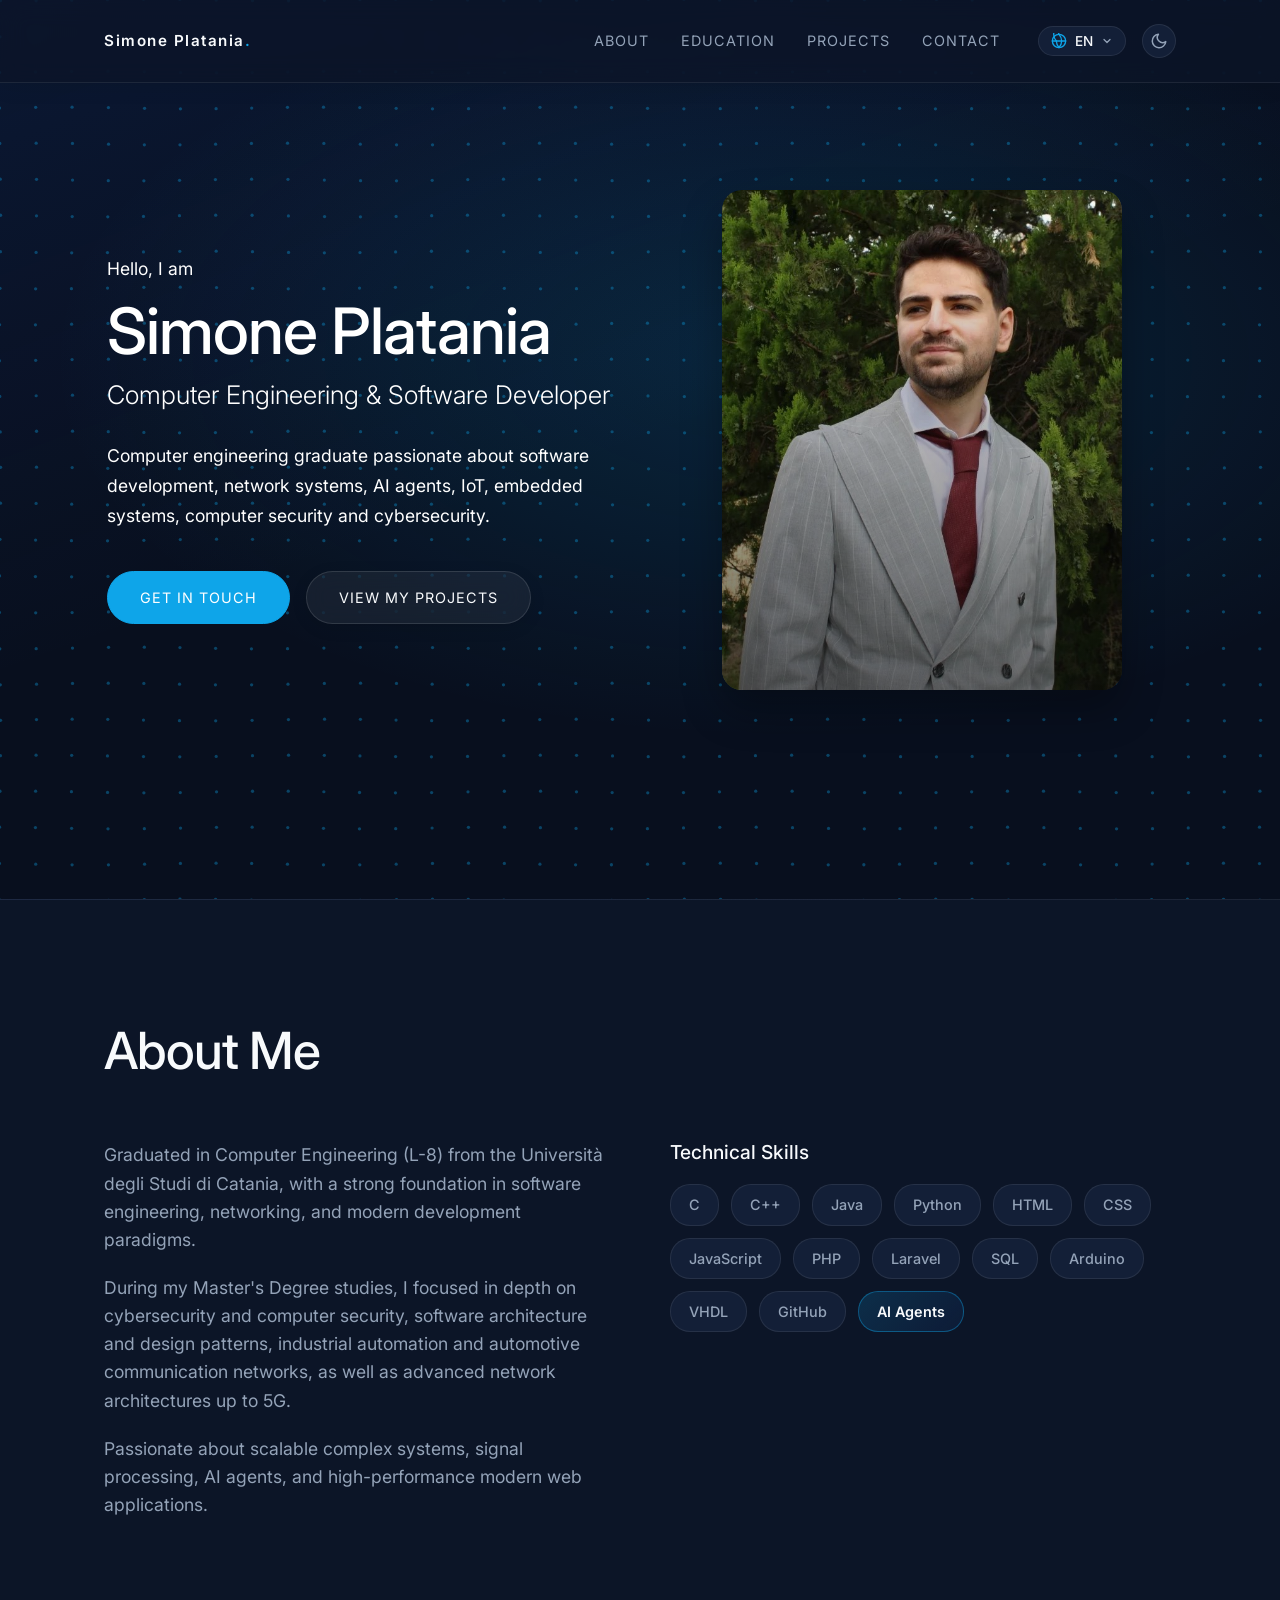
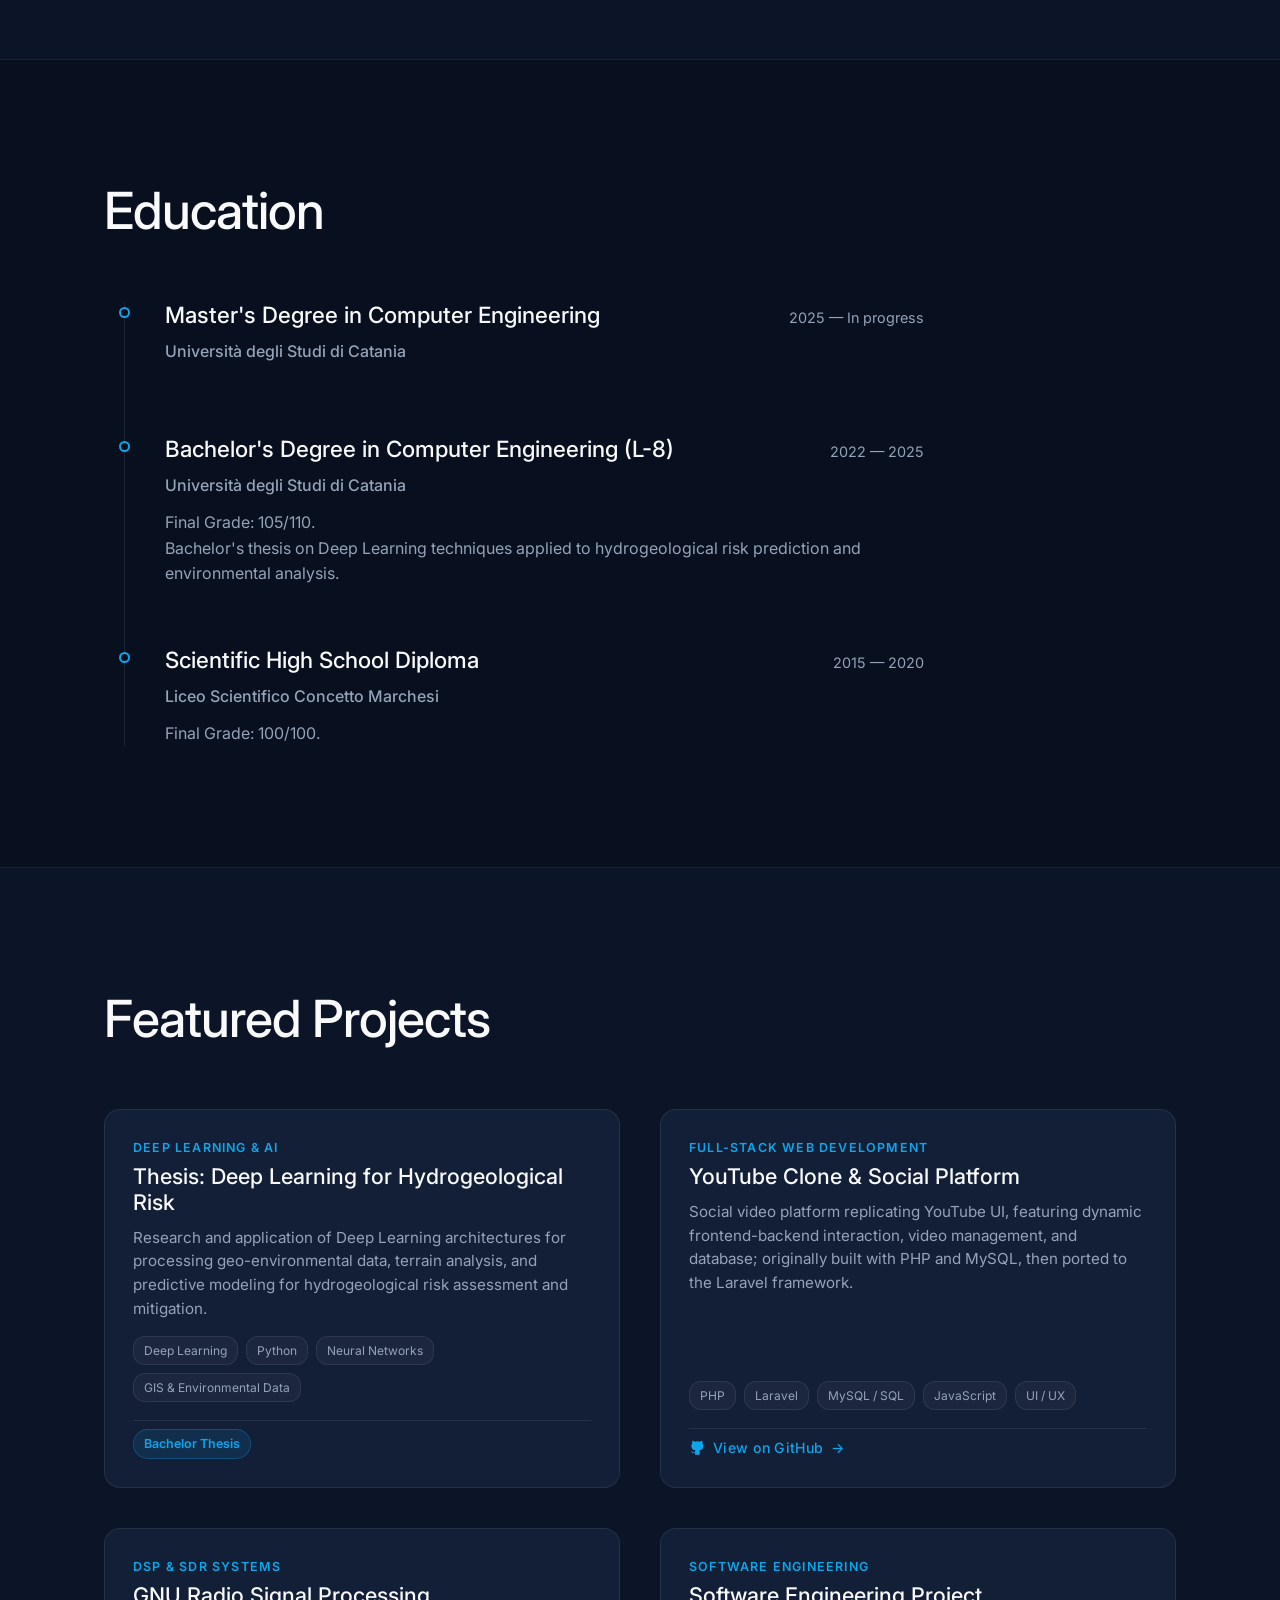
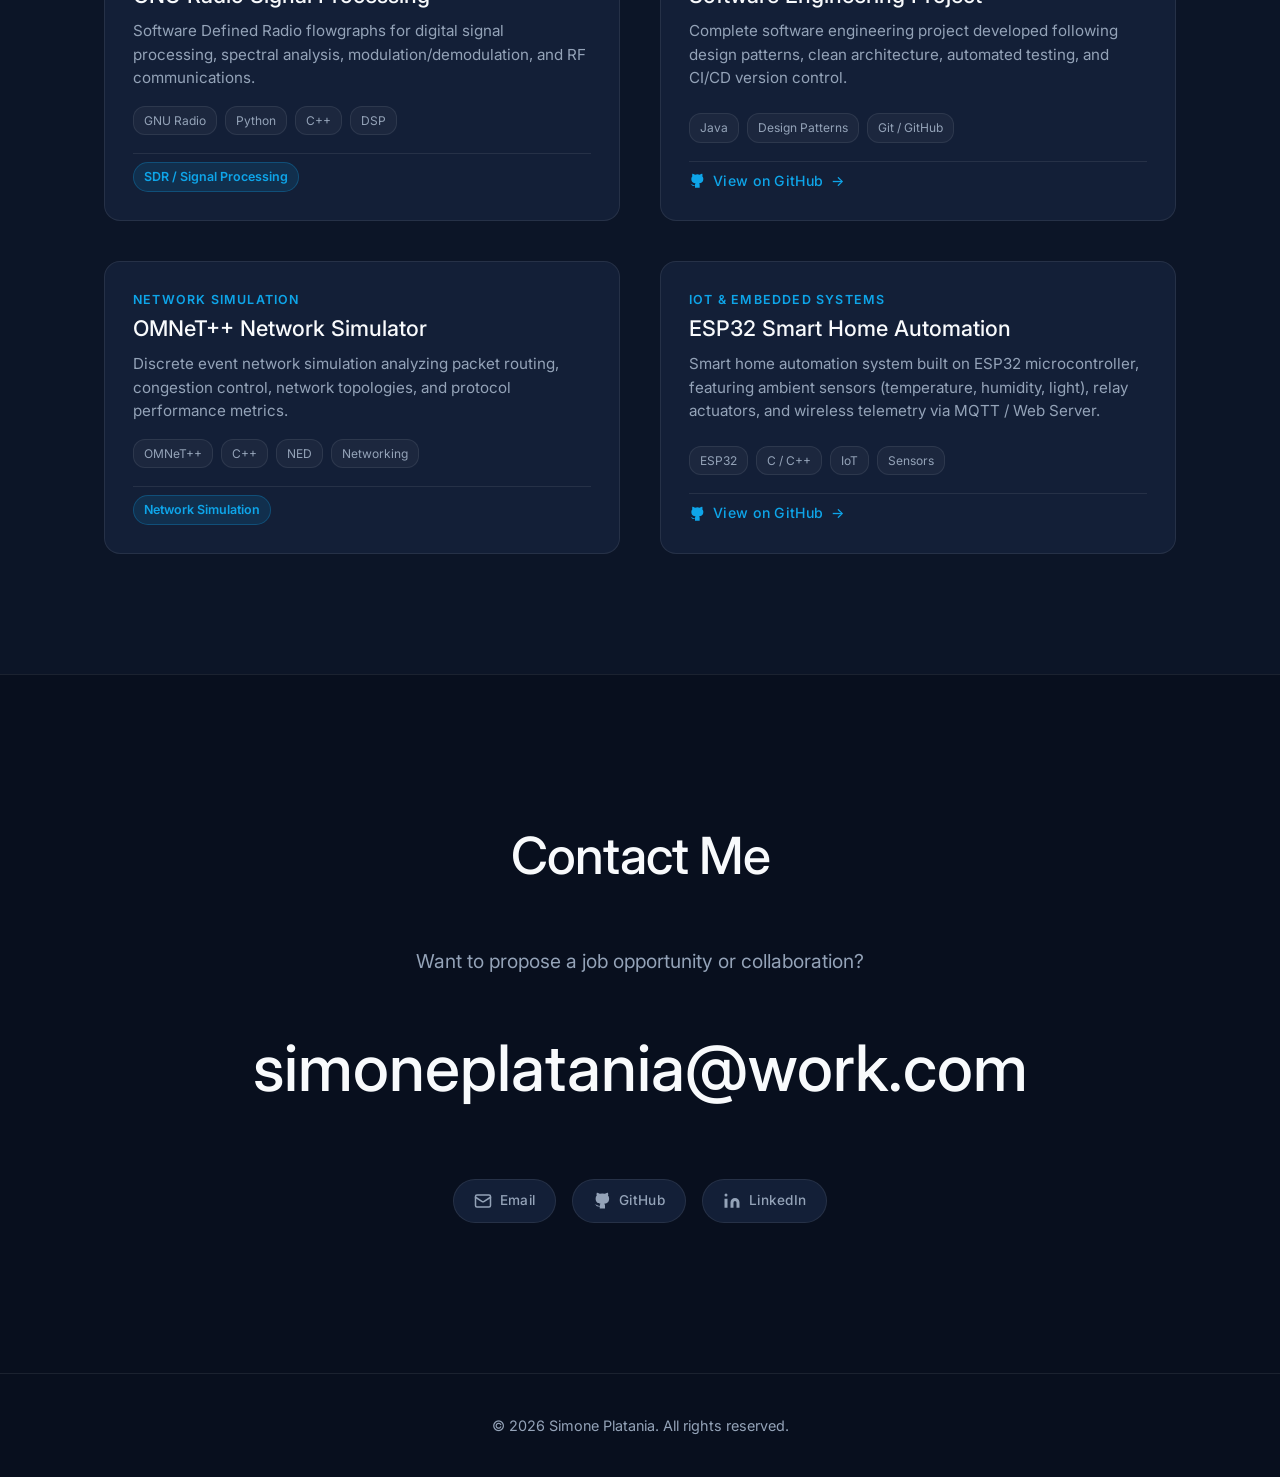
<file: en/index.html>
<!DOCTYPE html>
<html lang="en">

<head>
    <meta charset="UTF-8">
    <meta name="viewport" content="width=device-width, initial-scale=1.0">
    <title>Simone Platania | Portfolio</title>
    <meta name="description" content="Computer Engineering Graduate & Software Developer - Portfolio of Simone Platania">
    <link rel="canonical" href="index.html">
    <link rel="alternate" hreflang="it" href="../index.html">
    <link rel="alternate" hreflang="en" href="index.html">
    <link rel="alternate" hreflang="es" href="../es/index.html">
    <link rel="alternate" hreflang="fr" href="../fr/index.html">
    <link rel="alternate" hreflang="de" href="../de/index.html">
    <link rel="alternate" hreflang="x-default" href="index.html">
    <link rel="stylesheet" href="../style.css">
    <link rel="preconnect" href="https://fonts.googleapis.com">
    <link rel="preconnect" href="https://fonts.gstatic.com" crossorigin>
    <link href="https://fonts.googleapis.com/css2?family=Inter:wght@300;400;500;600;700&display=swap" rel="stylesheet">
</head>

<body>
    <header id="navbar">
        <div class="nav-container">
            <a href="#" class="logo">Simone Platania<span style="color: var(--accent-color)">.</span></a>
            <div class="nav-right">
                <nav>
                    <ul class="nav-links">
                        <li><a href="#about">About</a></li>
                        <li><a href="#education">Education</a></li>
                        <li><a href="#projects">Projects</a></li>
                        <li><a href="#contact">Contact</a></li>
                        <li class="nav-toggles-wrapper">
                            <!-- Globe Dropdown Language Selector -->
                            <div class="lang-dropdown-wrapper" id="lang-dropdown-wrapper">
                                <button id="lang-dropdown-btn" class="lang-dropdown-btn" aria-label="Select language"
                                    aria-expanded="false" aria-haspopup="true">
                                    <svg class="icon-globe" xmlns="http://www.w3.org/2000/svg" width="16" height="16"
                                        viewBox="0 0 24 24" fill="none" stroke="currentColor" stroke-width="2"
                                        stroke-linecap="round" stroke-linejoin="round">
                                        <circle cx="12" cy="12" r="10" />
                                        <line x1="2" y1="12" x2="22" y2="12" />
                                        <path
                                            d="M12 2a15.3 15.3 0 0 1 4 10 15.3 15.3 0 0 1-4 10 15.3 15.3 0 0 1-4-10 15.3 15.3 0 0 1-4-10 15.3 15.3 0 0 1 4-10z" />
                                    </svg>
                                    <span id="lang-current-label">EN</span>
                                    <svg class="icon-chevron" xmlns="http://www.w3.org/2000/svg" width="12" height="12"
                                        viewBox="0 0 24 24" fill="none" stroke="currentColor" stroke-width="2.5"
                                        stroke-linecap="round" stroke-linejoin="round">
                                        <polyline points="6 9 12 15 18 9" />
                                    </svg>
                                </button>
                                <ul class="lang-dropdown-menu" role="menu" aria-label="Language">
                                    <li>
                                        <a href="../index.html" class="lang-option" role="menuitem">
                                            <span class="lang-code">IT</span>
                                            <span class="lang-name">Italiano</span>
                                        </a>
                                    </li>
                                    <li>
                                        <a href="index.html" class="lang-option active" role="menuitem">
                                            <span class="lang-code">EN</span>
                                            <span class="lang-name">English</span>
                                        </a>
                                    </li>
                                    <li>
                                        <a href="../es/index.html" class="lang-option" role="menuitem">
                                            <span class="lang-code">ES</span>
                                            <span class="lang-name">Español</span>
                                        </a>
                                    </li>
                                    <li>
                                        <a href="../fr/index.html" class="lang-option" role="menuitem">
                                            <span class="lang-code">FR</span>
                                            <span class="lang-name">Français</span>
                                        </a>
                                    </li>
                                    <li>
                                        <a href="../de/index.html" class="lang-option" role="menuitem">
                                            <span class="lang-code">DE</span>
                                            <span class="lang-name">Deutsch</span>
                                        </a>
                                    </li>
                                </ul>
                            </div>

                            <!-- Theme Toggle Button -->
                            <button id="theme-toggle" class="theme-toggle-btn" aria-label="Toggle theme">
                                <!-- Moon Icon (Shown in Dark Mode) -->
                                <svg class="icon-moon" xmlns="http://www.w3.org/2000/svg" width="18" height="18"
                                    viewBox="0 0 24 24" fill="none" stroke="currentColor" stroke-width="2"
                                    stroke-linecap="round" stroke-linejoin="round">
                                    <path d="M21 12.79A9 9 0 1 1 11.21 3 7 7 0 0 0 21 12.79z"></path>
                                </svg>
                                <!-- Sun Icon (Shown in Light Mode) -->
                                <svg class="icon-sun" xmlns="http://www.w3.org/2000/svg" width="18" height="18"
                                    viewBox="0 0 24 24" fill="none" stroke="currentColor" stroke-width="2"
                                    stroke-linecap="round" stroke-linejoin="round">
                                    <circle cx="12" cy="12" r="5"></circle>
                                    <line x1="12" y1="1" x2="12" y2="3"></line>
                                    <line x1="12" y1="21" x2="12" y2="23"></line>
                                    <line x1="4.22" y1="4.22" x2="5.64" y2="5.64"></line>
                                    <line x1="18.36" y1="18.36" x2="19.78" y2="19.78"></line>
                                    <line x1="1" y1="12" x2="3" y2="12"></line>
                                    <line x1="21" y1="12" x2="23" y2="12"></line>
                                    <line x1="4.22" y1="19.78" x2="5.64" y2="18.36"></line>
                                    <line x1="18.36" y1="5.64" x2="19.78" y2="4.22"></line>
                                </svg>
                            </button>
                        </li>
                    </ul>
                </nav>
                <button class="hamburger" id="hamburger-btn" aria-label="Menu" aria-expanded="false">
                    <span class="line"></span>
                    <span class="line"></span>
                    <span class="line"></span>
                </button>
            </div>
        </div>
    </header>

    <main>
        <!-- Hero Section -->
        <section id="hero" class="hero-section">
            <canvas id="hero-canvas"></canvas>
            <div class="container hero-container">
                <div class="hero-text fade-in">
                    <p class="greeting">Hello, I am</p>
                    <h1 class="title">Simone Platania</h1>
                    <h2 class="subtitle">Computer Engineering & Software Developer</h2>
                    <p class="description">
                        Computer engineering graduate passionate about software development, network systems, AI agents, IoT, embedded systems, computer security and cybersecurity.
                    </p>
                    <div class="hero-actions">
                        <a href="#contact" class="btn btn-primary">Get in Touch</a>
                        <a href="#projects" class="btn btn-secondary">View My Projects</a>
                    </div>
                </div>
                <div class="hero-visual fade-in">
                    <div class="image-wrapper">
                        <!-- Profile Image -->
                        <img src="../assets/profile_avatar.jpg" alt="Simone Platania" class="profile-img" width="682" height="1024">
                        <div class="img-backdrop"></div>
                    </div>
                </div>
            </div>
        </section>

        <!-- About Section -->
        <section id="about" class="about-section">
            <div class="container">
                <h2 class="section-title reveal-text">About Me</h2>
                <div class="about-content">
                    <div class="about-text fade-in-up">
                        <p>Graduated in Computer Engineering (L-8) from the Università degli Studi di Catania, with a strong foundation in software engineering, networking, and modern development paradigms.</p>
                        <p>During my Master's Degree studies, I focused in depth on cybersecurity and computer security, software architecture and design patterns, industrial automation and automotive communication networks, as well as advanced network architectures up to 5G.</p>
                        <p>Passionate about scalable complex systems, signal processing, AI agents, and high-performance modern web applications.</p>
                    </div>
                    <div class="skills-container fade-in-up">
                        <h3>Technical Skills</h3>
                        <div class="skills-grid">
                            <span class="skill-tag">C</span>
                            <span class="skill-tag">C++</span>
                            <span class="skill-tag">Java</span>
                            <span class="skill-tag">Python</span>
                            <span class="skill-tag">HTML</span>
                            <span class="skill-tag">CSS</span>
                            <span class="skill-tag">JavaScript</span>
                            <span class="skill-tag">PHP</span>
                            <span class="skill-tag">Laravel</span>
                            <span class="skill-tag">SQL</span>
                            <span class="skill-tag">Arduino</span>
                            <span class="skill-tag">VHDL</span>
                            <span class="skill-tag">GitHub</span>
                            <span class="skill-tag skill-highlight">AI Agents</span>
                        </div>
                    </div>
                </div>
            </div>
        </section>

        <!-- Education Section -->
        <section id="education" class="experience-section">
            <div class="container">
                <h2 class="section-title reveal-text">Education</h2>
                <div class="timeline">
                    <!-- Master's Degree in Computer Engineering -->
                    <div class="timeline-item fade-in-up">
                        <div class="timeline-dot"></div>
                        <div class="timeline-content">
                            <div class="timeline-header">
                                <h3>Master's Degree in Computer Engineering</h3>
                                <span class="timeline-date">2025 — In progress</span>
                            </div>
                            <h4 class="company">
                                <span>Università degli Studi di Catania</span>
                            </h4>
                        </div>
                    </div>
                    <!-- Bachelor's Degree in Computer Engineering (L-8) -->
                    <div class="timeline-item fade-in-up">
                        <div class="timeline-dot"></div>
                        <div class="timeline-content">
                            <div class="timeline-header">
                                <h3>Bachelor's Degree in Computer Engineering (L-8)</h3>
                                <span class="timeline-date">2022 — 2025</span>
                            </div>
                            <h4 class="company">
                                <span>Università degli Studi di Catania</span>
                            </h4>
                            <p>Final Grade: 105/110.<br>Bachelor's thesis on Deep Learning techniques applied to hydrogeological risk prediction and environmental analysis.</p>
                        </div>
                    </div>
                    <!-- Scientific High School Diploma -->
                    <div class="timeline-item fade-in-up">
                        <div class="timeline-dot"></div>
                        <div class="timeline-content">
                            <div class="timeline-header">
                                <h3>Scientific High School Diploma</h3>
                                <span class="timeline-date">2015 — 2020</span>
                            </div>
                            <h4 class="company">
                                <span>Liceo Scientifico Concetto Marchesi</span>
                            </h4>
                            <p>Final Grade: 100/100.</p>
                        </div>
                    </div>
                </div>
            </div>
        </section>

        <!-- Projects Section -->
        <section id="projects" class="projects-section">
            <div class="container">
                <h2 class="section-title reveal-text">Featured Projects</h2>
                <div class="projects-grid">
                    <!-- Project 1: Bachelor Thesis Deep Learning -->
                    <article class="project-card fade-in-up">
                        <div class="project-info">
                            <span class="project-category">Deep Learning & AI</span>
                            <h3>Thesis: Deep Learning for Hydrogeological Risk</h3>
                            <p class="project-desc">Research and application of Deep Learning architectures for processing geo-environmental data, terrain analysis, and predictive modeling for hydrogeological risk assessment and mitigation.</p>
                            <div class="project-tags">
                                <span class="tag-pill">Deep Learning</span>
                                <span class="tag-pill">Python</span>
                                <span class="tag-pill">Neural Networks</span>
                                <span class="tag-pill">GIS & Environmental Data</span>
                            </div>
                            <div class="project-links-group">
                                <span class="project-badge">Bachelor Thesis</span>
                            </div>
                        </div>
                    </article>

                    <!-- Project 2: YouTube Clone & Social Platform -->
                    <article class="project-card fade-in-up">
                        <div class="project-info">
                            <span class="project-category">Full-Stack Web Development</span>
                            <h3>YouTube Clone & Social Platform</h3>
                            <p class="project-desc">Social video platform replicating YouTube UI, featuring dynamic frontend-backend interaction, video management, and database; originally built with PHP and MySQL, then ported to the Laravel framework.
                            </p>
                            <div class="project-tags">
                                <span class="tag-pill">PHP</span>
                                <span class="tag-pill">Laravel</span>
                                <span class="tag-pill">MySQL / SQL</span>
                                <span class="tag-pill">JavaScript</span>
                                <span class="tag-pill">UI / UX</span>
                            </div>
                            <div class="project-links-group">
                                <a href="https://github.com/simoplat/hw2" target="_blank" rel="noopener noreferrer"
                                    class="project-link">
                                    <svg xmlns="http://www.w3.org/2000/svg" width="16" height="16" viewBox="0 0 24 24"
                                        fill="currentColor">
                                        <path
                                            d="M9 19c-5 1.5-5-2.5-7-3m14 6v-3.87a3.37 3.37 0 0 0-.94-2.61c3.14-.35 6.44-1.54 6.44-7A5.44 5.44 0 0 0 20 4.77 5.07 5.07 0 0 0 19.91 1S18.73.65 16 2.48a13.38 13.38 0 0 0-7 0C6.27.65 5.09 1 5.09 1A5.07 5.07 0 0 0 5 4.77a5.44 5.44 0 0 0-1.5 3.78c0 5.42 3.3 6.61 6.44 7A3.37 3.37 0 0 0 9 18.13V22" />
                                    </svg>
                                    <span>View on GitHub</span>
                                    <span class="arrow">→</span>
                                </a>
                            </div>
                        </div>
                    </article>

                    <!-- Project 3: GNU Radio -->
                    <article class="project-card fade-in-up">
                        <div class="project-info">
                            <span class="project-category">DSP & SDR Systems</span>
                            <h3>GNU Radio Signal Processing</h3>
                            <p class="project-desc">Software Defined Radio flowgraphs for digital signal processing, spectral analysis, modulation/demodulation, and RF communications.</p>
                            <div class="project-tags">
                                <span class="tag-pill">GNU Radio</span>
                                <span class="tag-pill">Python</span>
                                <span class="tag-pill">C++</span>
                                <span class="tag-pill">DSP</span>
                            </div>
                            <div class="project-links-group">
                                <span class="project-badge">SDR / Signal Processing</span>
                            </div>
                        </div>
                    </article>

                    <!-- Project 4: Software Engineering Project -->
                    <article class="project-card fade-in-up">
                        <div class="project-info">
                            <span class="project-category">Software Engineering</span>
                            <h3>Software Engineering Project</h3>
                            <p class="project-desc">Complete software engineering project developed following design patterns, clean architecture, automated testing, and CI/CD version control.</p>
                            <div class="project-tags">
                                <span class="tag-pill">Java</span>
                                <span class="tag-pill">Design Patterns</span>
                                <span class="tag-pill">Git / GitHub</span>
                            </div>
                            <div class="project-links-group">
                                <a href="https://github.com/simoplat/UniCenter" target="_blank"
                                    rel="noopener noreferrer" class="project-link">
                                    <svg xmlns="http://www.w3.org/2000/svg" width="16" height="16" viewBox="0 0 24 24"
                                        fill="currentColor">
                                        <path
                                            d="M9 19c-5 1.5-5-2.5-7-3m14 6v-3.87a3.37 3.37 0 0 0-.94-2.61c3.14-.35 6.44-1.54 6.44-7A5.44 5.44 0 0 0 20 4.77 5.07 5.07 0 0 0 19.91 1S18.73.65 16 2.48a13.38 13.38 0 0 0-7 0C6.27.65 5.09 1 5.09 1A5.07 5.07 0 0 0 5 4.77a5.44 5.44 0 0 0-1.5 3.78c0 5.42 3.3 6.61 6.44 7A3.37 3.37 0 0 0 9 18.13V22" />
                                    </svg>
                                    <span>View on GitHub</span>
                                    <span class="arrow">→</span>
                                </a>
                            </div>
                        </div>
                    </article>

                    <!-- Project 5: OMNeT++ -->
                    <article class="project-card fade-in-up">
                        <div class="project-info">
                            <span class="project-category">Network Simulation</span>
                            <h3>OMNeT++ Network Simulator</h3>
                            <p class="project-desc">Discrete event network simulation analyzing packet routing, congestion control, network topologies, and protocol performance metrics.</p>
                            <div class="project-tags">
                                <span class="tag-pill">OMNeT++</span>
                                <span class="tag-pill">C++</span>
                                <span class="tag-pill">NED</span>
                                <span class="tag-pill">Networking</span>
                            </div>
                            <div class="project-links-group">
                                <span class="project-badge">Network Simulation</span>
                            </div>
                        </div>
                    </article>

                    <!-- Project 6: ESP32 Smart Home -->
                    <article class="project-card fade-in-up">
                        <div class="project-info">
                            <span class="project-category">IoT & Embedded Systems</span>
                            <h3>ESP32 Smart Home Automation</h3>
                            <p class="project-desc">Smart home automation system built on ESP32 microcontroller, featuring ambient sensors (temperature, humidity, light), relay actuators, and wireless telemetry via MQTT / Web Server.</p>
                            <div class="project-tags">
                                <span class="tag-pill">ESP32</span>
                                <span class="tag-pill">C / C++</span>
                                <span class="tag-pill">IoT</span>
                                <span class="tag-pill">Sensors</span>
                            </div>
                            <div class="project-links-group">
                                <a href="https://github.com/simoplat" target="_blank" rel="noopener noreferrer"
                                    class="project-link">
                                    <svg xmlns="http://www.w3.org/2000/svg" width="16" height="16" viewBox="0 0 24 24"
                                        fill="currentColor">
                                        <path
                                            d="M9 19c-5 1.5-5-2.5-7-3m14 6v-3.87a3.37 3.37 0 0 0-.94-2.61c3.14-.35 6.44-1.54 6.44-7A5.44 5.44 0 0 0 20 4.77 5.07 5.07 0 0 0 19.91 1S18.73.65 16 2.48a13.38 13.38 0 0 0-7 0C6.27.65 5.09 1 5.09 1A5.07 5.07 0 0 0 5 4.77a5.44 5.44 0 0 0-1.5 3.78c0 5.42 3.3 6.61 6.44 7A3.37 3.37 0 0 0 9 18.13V22" />
                                    </svg>
                                    <span>View on GitHub</span>
                                    <span class="arrow">→</span>
                                </a>
                            </div>
                        </div>
                    </article>
                </div>
            </div>
        </section>

        <!-- Contact Section -->
        <section id="contact" class="contact-section">
            <div class="container">
                <div class="contact-content fade-in-up">
                    <h2 class="section-title">Contact Me</h2>
                    <p class="contact-desc">Want to propose a job opportunity or collaboration?</p>
                    <a href="mailto:hello@example.com" class="email-link">simoneplatania@work.com</a>

                    <div class="social-links">
                        <a href="mailto:hello@example.com" class="social-link" aria-label="Email">
                            <svg xmlns="http://www.w3.org/2000/svg" width="18" height="18" viewBox="0 0 24 24"
                                fill="none" stroke="currentColor" stroke-width="2" stroke-linecap="round"
                                stroke-linejoin="round">
                                <rect x="2" y="4" width="20" height="16" rx="2" />
                                <path d="m22 7-8.97 5.7a1.94 1.94 0 0 1-2.06 0L2 7" />
                            </svg>
                            <span>Email</span>
                        </a>
                        <a href="https://github.com/simoplat" target="_blank" rel="noopener noreferrer"
                            class="social-link" aria-label="GitHub">
                            <svg xmlns="http://www.w3.org/2000/svg" width="18" height="18" viewBox="0 0 24 24"
                                fill="currentColor">
                                <path
                                    d="M9 19c-5 1.5-5-2.5-7-3m14 6v-3.87a3.37 3.37 0 0 0-.94-2.61c3.14-.35 6.44-1.54 6.44-7A5.44 5.44 0 0 0 20 4.77 5.07 5.07 0 0 0 19.91 1S18.73.65 16 2.48a13.38 13.38 0 0 0-7 0C6.27.65 5.09 1 5.09 1A5.07 5.07 0 0 0 5 4.77a5.44 5.44 0 0 0-1.5 3.78c0 5.42 3.3 6.61 6.44 7A3.37 3.37 0 0 0 9 18.13V22" />
                            </svg>
                            <span>GitHub</span>
                        </a>
                        <a href="https://linkedin.com/" target="_blank" rel="noopener noreferrer" class="social-link"
                            aria-label="LinkedIn">
                            <svg xmlns="http://www.w3.org/2000/svg" width="18" height="18" viewBox="0 0 24 24"
                                fill="currentColor">
                                <path
                                    d="M16 8a6 6 0 0 1 6 6v7h-4v-7a2 2 0 0 0-2-2 2 2 0 0 0-2 2v7h-4v-7a6 6 0 0 1 6-6z" />
                                <rect x="2" y="9" width="4" height="12" />
                                <circle cx="4" cy="4" r="2" />
                            </svg>
                            <span>LinkedIn</span>
                        </a>
                    </div>
                </div>
            </div>
        </section>
    </main>

    <footer>
        <div class="container footer-container">
            <p>&copy; <span id="year"></span> Simone Platania. All rights reserved.</p>
        </div>
    </footer>

    <script src="../script.js"></script>
</body>

</html>
</file>
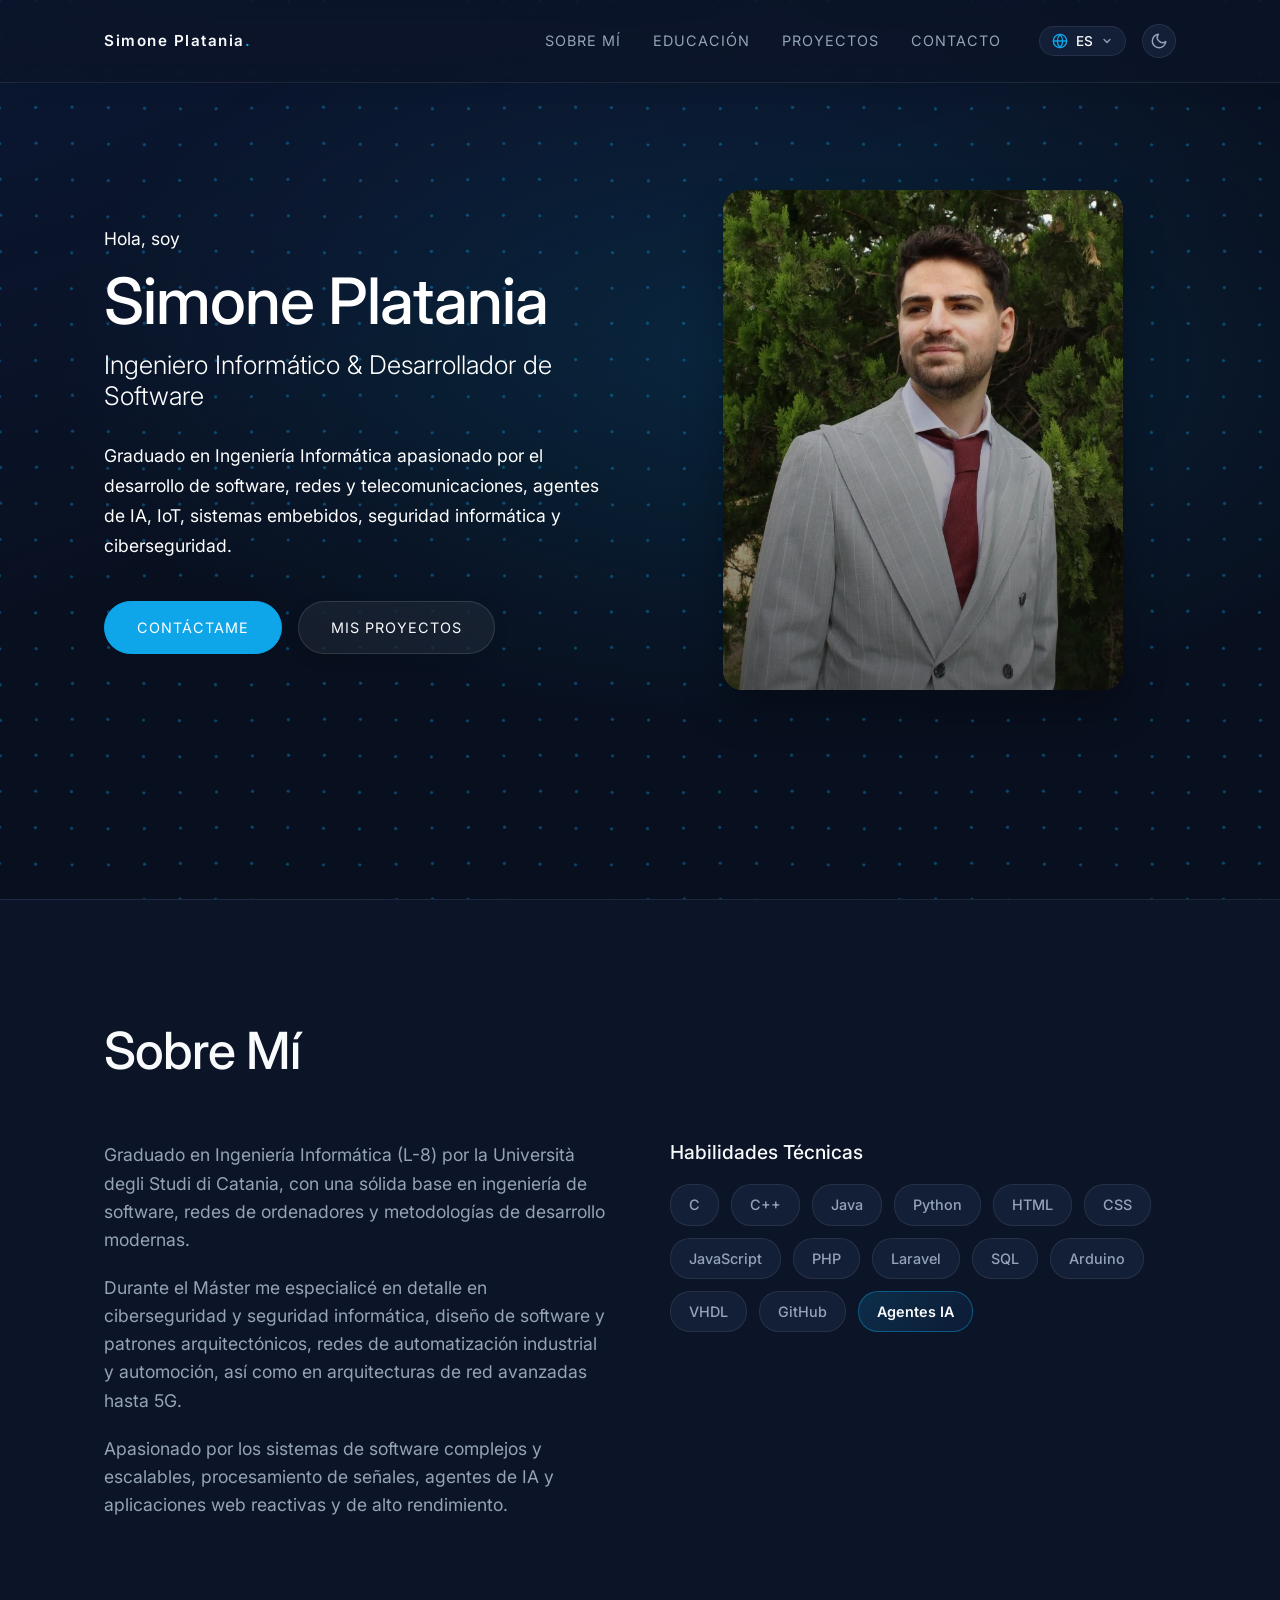
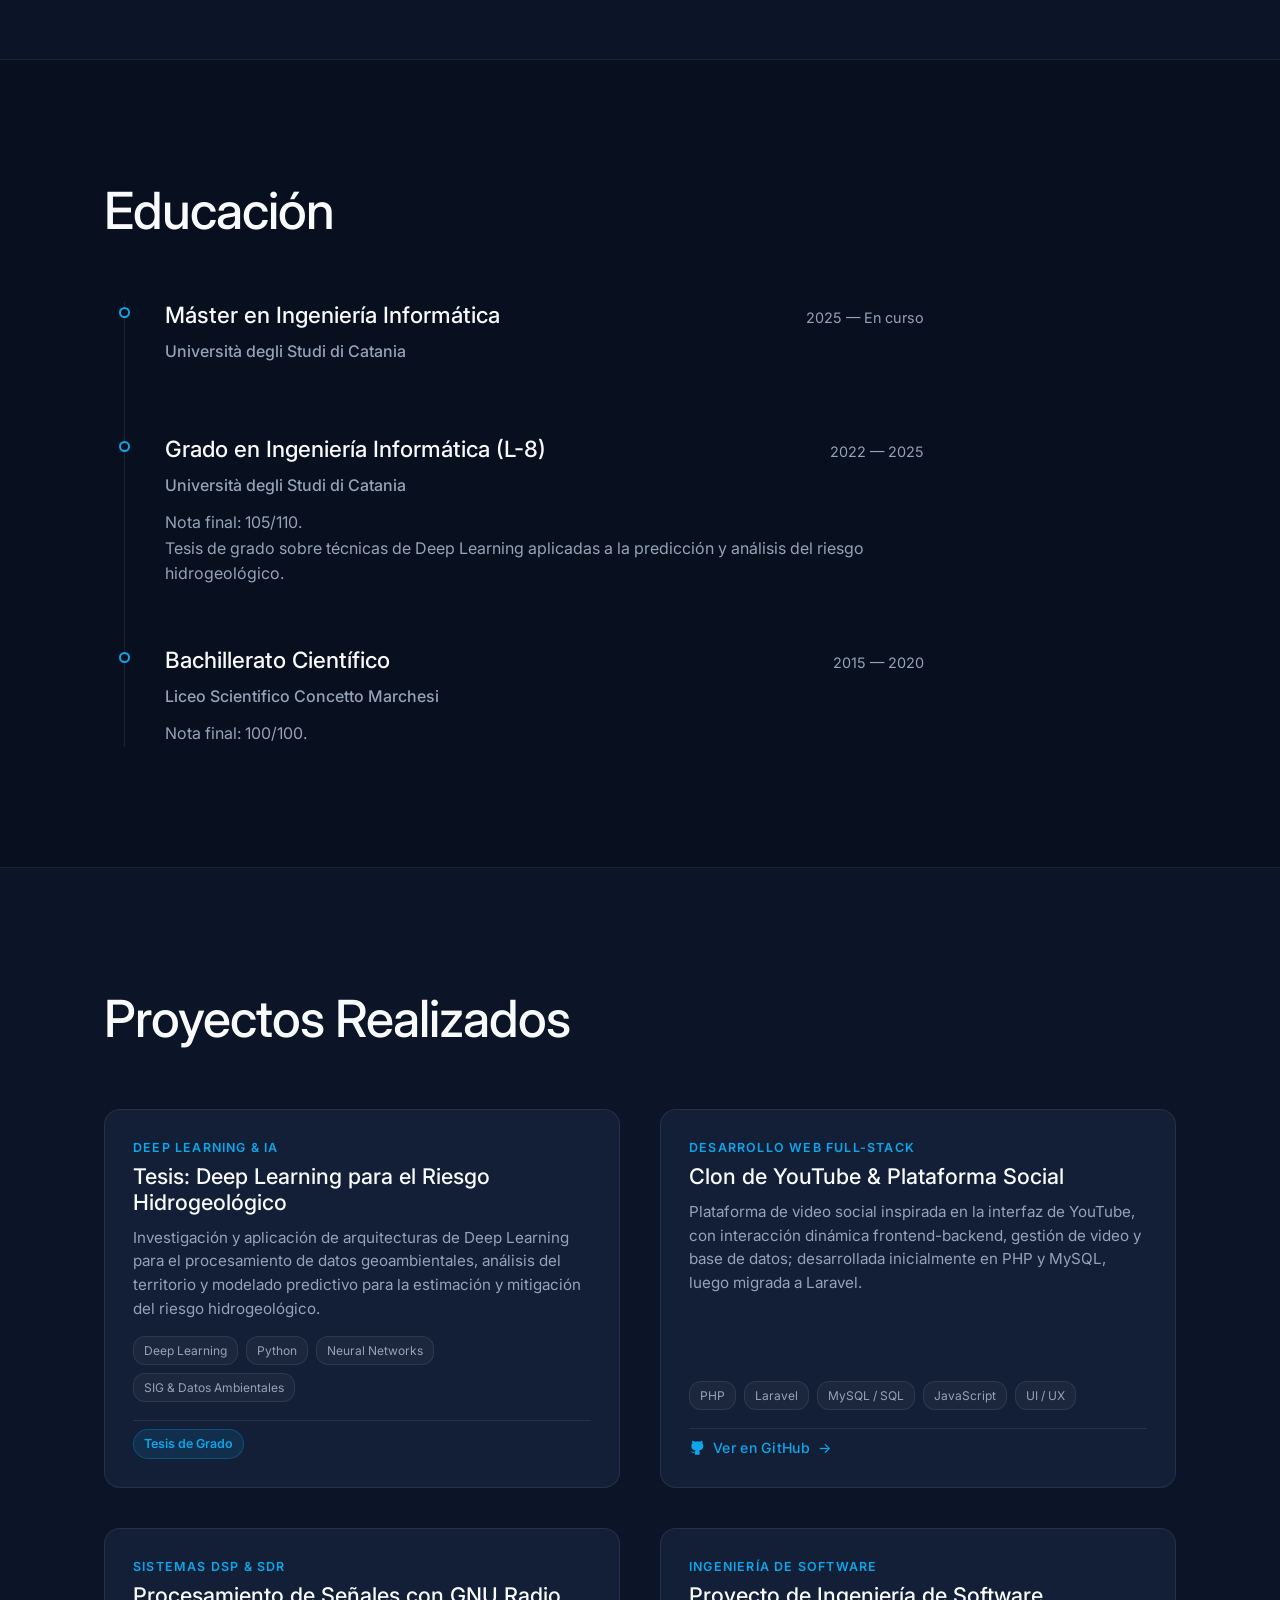
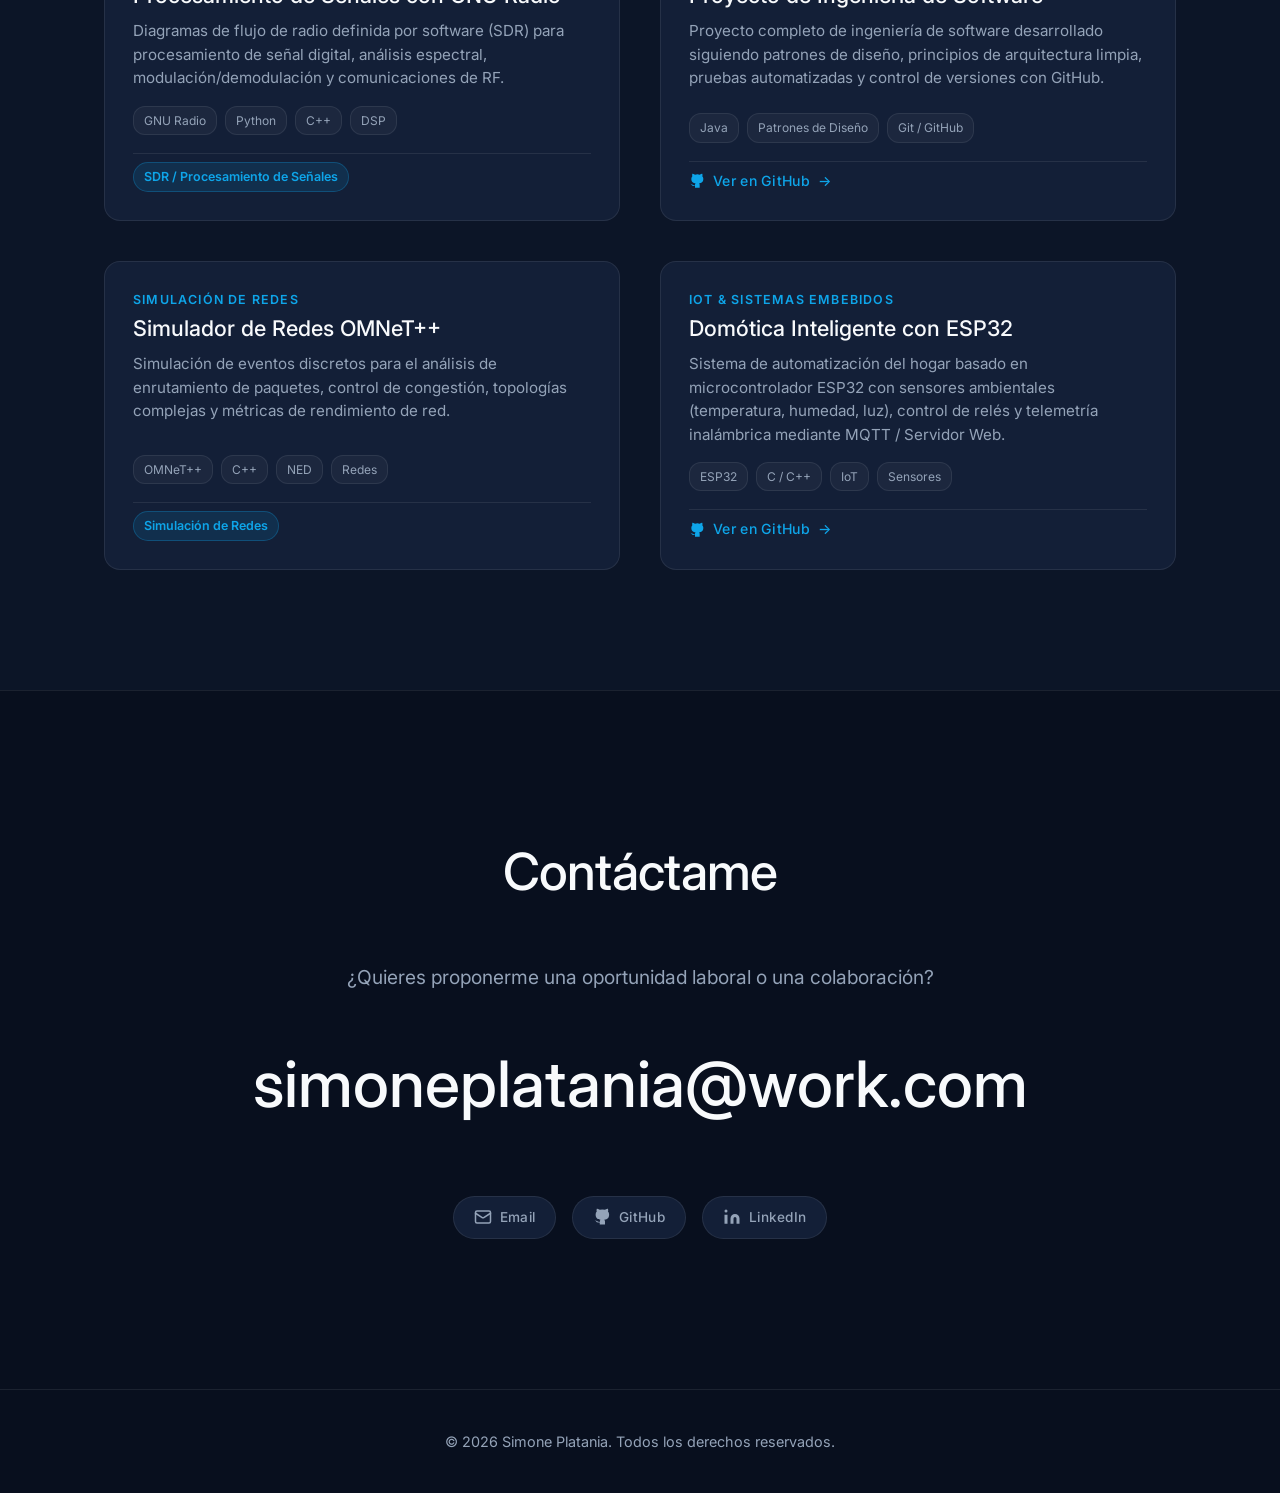
<file: es/index.html>
<!DOCTYPE html>
<html lang="es">

<head>
    <meta charset="UTF-8">
    <meta name="viewport" content="width=device-width, initial-scale=1.0">
    <title>Simone Platania | Portfolio</title>
    <meta name="description" content="Graduado en Ingeniería Informática & Desarrollador de Software - Portfolio de Simone Platania">
    <link rel="canonical" href="index.html">
    <link rel="alternate" hreflang="it" href="../index.html">
    <link rel="alternate" hreflang="en" href="../en/index.html">
    <link rel="alternate" hreflang="es" href="index.html">
    <link rel="alternate" hreflang="fr" href="../fr/index.html">
    <link rel="alternate" hreflang="de" href="../de/index.html">
    <link rel="alternate" hreflang="x-default" href="../en/index.html">
    <link rel="stylesheet" href="../style.css">
    <link rel="preconnect" href="https://fonts.googleapis.com">
    <link rel="preconnect" href="https://fonts.gstatic.com" crossorigin>
    <link href="https://fonts.googleapis.com/css2?family=Inter:wght@300;400;500;600;700&display=swap" rel="stylesheet">
</head>

<body>
    <header id="navbar">
        <div class="nav-container">
            <a href="#" class="logo">Simone Platania<span style="color: var(--accent-color)">.</span></a>
            <div class="nav-right">
                <nav>
                    <ul class="nav-links">
                        <li><a href="#about">Sobre Mí</a></li>
                        <li><a href="#education">Educación</a></li>
                        <li><a href="#projects">Proyectos</a></li>
                        <li><a href="#contact">Contacto</a></li>
                        <li class="nav-toggles-wrapper">
                            <!-- Globe Dropdown Language Selector -->
                            <div class="lang-dropdown-wrapper" id="lang-dropdown-wrapper">
                                <button id="lang-dropdown-btn" class="lang-dropdown-btn" aria-label="Seleccionar idioma"
                                    aria-expanded="false" aria-haspopup="true">
                                    <svg class="icon-globe" xmlns="http://www.w3.org/2000/svg" width="16" height="16"
                                        viewBox="0 0 24 24" fill="none" stroke="currentColor" stroke-width="2"
                                        stroke-linecap="round" stroke-linejoin="round">
                                        <circle cx="12" cy="12" r="10" />
                                        <line x1="2" y1="12" x2="22" y2="12" />
                                        <path
                                            d="M12 2a15.3 15.3 0 0 1 4 10 15.3 15.3 0 0 1-4 10 15.3 15.3 0 0 1-4-10 15.3 15.3 0 0 1 4-10z" />
                                    </svg>
                                    <span id="lang-current-label">ES</span>
                                    <svg class="icon-chevron" xmlns="http://www.w3.org/2000/svg" width="12" height="12"
                                        viewBox="0 0 24 24" fill="none" stroke="currentColor" stroke-width="2.5"
                                        stroke-linecap="round" stroke-linejoin="round">
                                        <polyline points="6 9 12 15 18 9" />
                                    </svg>
                                </button>
                                <ul class="lang-dropdown-menu" role="menu" aria-label="Idioma">
                                    <li>
                                        <a href="../index.html" class="lang-option" role="menuitem">
                                            <span class="lang-code">IT</span>
                                            <span class="lang-name">Italiano</span>
                                        </a>
                                    </li>
                                    <li>
                                        <a href="../en/index.html" class="lang-option" role="menuitem">
                                            <span class="lang-code">EN</span>
                                            <span class="lang-name">English</span>
                                        </a>
                                    </li>
                                    <li>
                                        <a href="index.html" class="lang-option active" role="menuitem">
                                            <span class="lang-code">ES</span>
                                            <span class="lang-name">Español</span>
                                        </a>
                                    </li>
                                    <li>
                                        <a href="../fr/index.html" class="lang-option" role="menuitem">
                                            <span class="lang-code">FR</span>
                                            <span class="lang-name">Français</span>
                                        </a>
                                    </li>
                                    <li>
                                        <a href="../de/index.html" class="lang-option" role="menuitem">
                                            <span class="lang-code">DE</span>
                                            <span class="lang-name">Deutsch</span>
                                        </a>
                                    </li>
                                </ul>
                            </div>

                            <!-- Theme Toggle Button -->
                            <button id="theme-toggle" class="theme-toggle-btn" aria-label="Cambiar tema">
                                <!-- Moon Icon (Shown in Dark Mode) -->
                                <svg class="icon-moon" xmlns="http://www.w3.org/2000/svg" width="18" height="18"
                                    viewBox="0 0 24 24" fill="none" stroke="currentColor" stroke-width="2"
                                    stroke-linecap="round" stroke-linejoin="round">
                                    <path d="M21 12.79A9 9 0 1 1 11.21 3 7 7 0 0 0 21 12.79z"></path>
                                </svg>
                                <!-- Sun Icon (Shown in Light Mode) -->
                                <svg class="icon-sun" xmlns="http://www.w3.org/2000/svg" width="18" height="18"
                                    viewBox="0 0 24 24" fill="none" stroke="currentColor" stroke-width="2"
                                    stroke-linecap="round" stroke-linejoin="round">
                                    <circle cx="12" cy="12" r="5"></circle>
                                    <line x1="12" y1="1" x2="12" y2="3"></line>
                                    <line x1="12" y1="21" x2="12" y2="23"></line>
                                    <line x1="4.22" y1="4.22" x2="5.64" y2="5.64"></line>
                                    <line x1="18.36" y1="18.36" x2="19.78" y2="19.78"></line>
                                    <line x1="1" y1="12" x2="3" y2="12"></line>
                                    <line x1="21" y1="12" x2="23" y2="12"></line>
                                    <line x1="4.22" y1="19.78" x2="5.64" y2="18.36"></line>
                                    <line x1="18.36" y1="5.64" x2="19.78" y2="4.22"></line>
                                </svg>
                            </button>
                        </li>
                    </ul>
                </nav>
                <button class="hamburger" id="hamburger-btn" aria-label="Menu" aria-expanded="false">
                    <span class="line"></span>
                    <span class="line"></span>
                    <span class="line"></span>
                </button>
            </div>
        </div>
    </header>

    <main>
        <!-- Hero Section -->
        <section id="hero" class="hero-section">
            <canvas id="hero-canvas"></canvas>
            <div class="container hero-container">
                <div class="hero-text fade-in">
                    <p class="greeting">Hola, soy</p>
                    <h1 class="title">Simone Platania</h1>
                    <h2 class="subtitle">Ingeniero Informático & Desarrollador de Software</h2>
                    <p class="description">
                        Graduado en Ingeniería Informática apasionado por el desarrollo de software, redes y telecomunicaciones, agentes de IA, IoT, sistemas embebidos, seguridad informática y ciberseguridad.
                    </p>
                    <div class="hero-actions">
                        <a href="#contact" class="btn btn-primary">Contáctame</a>
                        <a href="#projects" class="btn btn-secondary">Mis Proyectos</a>
                    </div>
                </div>
                <div class="hero-visual fade-in">
                    <div class="image-wrapper">
                        <!-- Profile Image -->
                        <img src="../assets/profile_avatar.jpg" alt="Simone Platania" class="profile-img" width="682" height="1024">
                        <div class="img-backdrop"></div>
                    </div>
                </div>
            </div>
        </section>

        <!-- About Section -->
        <section id="about" class="about-section">
            <div class="container">
                <h2 class="section-title reveal-text">Sobre Mí</h2>
                <div class="about-content">
                    <div class="about-text fade-in-up">
                        <p>Graduado en Ingeniería Informática (L-8) por la Università degli Studi di Catania, con una sólida base en ingeniería de software, redes de ordenadores y metodologías de desarrollo modernas.</p>
                        <p>Durante el Máster me especialicé en detalle en ciberseguridad y seguridad informática, diseño de software y patrones arquitectónicos, redes de automatización industrial y automoción, así como en arquitecturas de red avanzadas hasta 5G.</p>
                        <p>Apasionado por los sistemas de software complejos y escalables, procesamiento de señales, agentes de IA y aplicaciones web reactivas y de alto rendimiento.</p>
                    </div>
                    <div class="skills-container fade-in-up">
                        <h3>Habilidades Técnicas</h3>
                        <div class="skills-grid">
                            <span class="skill-tag">C</span>
                            <span class="skill-tag">C++</span>
                            <span class="skill-tag">Java</span>
                            <span class="skill-tag">Python</span>
                            <span class="skill-tag">HTML</span>
                            <span class="skill-tag">CSS</span>
                            <span class="skill-tag">JavaScript</span>
                            <span class="skill-tag">PHP</span>
                            <span class="skill-tag">Laravel</span>
                            <span class="skill-tag">SQL</span>
                            <span class="skill-tag">Arduino</span>
                            <span class="skill-tag">VHDL</span>
                            <span class="skill-tag">GitHub</span>
                            <span class="skill-tag skill-highlight">Agentes IA</span>
                        </div>
                    </div>
                </div>
            </div>
        </section>

        <!-- Education Section -->
        <section id="education" class="experience-section">
            <div class="container">
                <h2 class="section-title reveal-text">Educación</h2>
                <div class="timeline">
                    <!-- Master's Degree in Computer Engineering -->
                    <div class="timeline-item fade-in-up">
                        <div class="timeline-dot"></div>
                        <div class="timeline-content">
                            <div class="timeline-header">
                                <h3>Máster en Ingeniería Informática</h3>
                                <span class="timeline-date">2025 — En curso</span>
                            </div>
                            <h4 class="company">
                                <span>Università degli Studi di Catania</span>
                            </h4>
                        </div>
                    </div>
                    <!-- Bachelor's Degree in Computer Engineering (L-8) -->
                    <div class="timeline-item fade-in-up">
                        <div class="timeline-dot"></div>
                        <div class="timeline-content">
                            <div class="timeline-header">
                                <h3>Grado en Ingeniería Informática (L-8)</h3>
                                <span class="timeline-date">2022 — 2025</span>
                            </div>
                            <h4 class="company">
                                <span>Università degli Studi di Catania</span>
                            </h4>
                            <p>Nota final: 105/110.<br>Tesis de grado sobre técnicas de Deep Learning aplicadas a la predicción y análisis del riesgo hidrogeológico.</p>
                        </div>
                    </div>
                    <!-- Scientific High School Diploma -->
                    <div class="timeline-item fade-in-up">
                        <div class="timeline-dot"></div>
                        <div class="timeline-content">
                            <div class="timeline-header">
                                <h3>Bachillerato Científico</h3>
                                <span class="timeline-date">2015 — 2020</span>
                            </div>
                            <h4 class="company">
                                <span>Liceo Scientifico Concetto Marchesi</span>
                            </h4>
                            <p>Nota final: 100/100.</p>
                        </div>
                    </div>
                </div>
            </div>
        </section>

        <!-- Projects Section -->
        <section id="projects" class="projects-section">
            <div class="container">
                <h2 class="section-title reveal-text">Proyectos Realizados</h2>
                <div class="projects-grid">
                    <!-- Project 1: Tesis Deep Learning -->
                    <article class="project-card fade-in-up">
                        <div class="project-info">
                            <span class="project-category">Deep Learning & IA</span>
                            <h3>Tesis: Deep Learning para el Riesgo Hidrogeológico</h3>
                            <p class="project-desc">Investigación y aplicación de arquitecturas de Deep Learning para el procesamiento de datos geoambientales, análisis del territorio y modelado predictivo para la estimación y mitigación del riesgo hidrogeológico.</p>
                            <div class="project-tags">
                                <span class="tag-pill">Deep Learning</span>
                                <span class="tag-pill">Python</span>
                                <span class="tag-pill">Neural Networks</span>
                                <span class="tag-pill">SIG & Datos Ambientales</span>
                            </div>
                            <div class="project-links-group">
                                <span class="project-badge">Tesis de Grado</span>
                            </div>
                        </div>
                    </article>

                    <!-- Project 2: YouTube Clone & Social Platform -->
                    <article class="project-card fade-in-up">
                        <div class="project-info">
                            <span class="project-category">Desarrollo Web Full-Stack</span>
                            <h3>Clon de YouTube & Plataforma Social</h3>
                            <p class="project-desc">Plataforma de video social inspirada en la interfaz de YouTube, con interacción dinámica frontend-backend, gestión de video y base de datos; desarrollada inicialmente en PHP y MySQL, luego migrada a Laravel.
                            </p>
                            <div class="project-tags">
                                <span class="tag-pill">PHP</span>
                                <span class="tag-pill">Laravel</span>
                                <span class="tag-pill">MySQL / SQL</span>
                                <span class="tag-pill">JavaScript</span>
                                <span class="tag-pill">UI / UX</span>
                            </div>
                            <div class="project-links-group">
                                <a href="https://github.com/simoplat/hw2" target="_blank" rel="noopener noreferrer"
                                    class="project-link">
                                    <svg xmlns="http://www.w3.org/2000/svg" width="16" height="16" viewBox="0 0 24 24"
                                        fill="currentColor">
                                        <path
                                            d="M9 19c-5 1.5-5-2.5-7-3m14 6v-3.87a3.37 3.37 0 0 0-.94-2.61c3.14-.35 6.44-1.54 6.44-7A5.44 5.44 0 0 0 20 4.77 5.07 5.07 0 0 0 19.91 1S18.73.65 16 2.48a13.38 13.38 0 0 0-7 0C6.27.65 5.09 1 5.09 1A5.07 5.07 0 0 0 5 4.77a5.44 5.44 0 0 0-1.5 3.78c0 5.42 3.3 6.61 6.44 7A3.37 3.37 0 0 0 9 18.13V22" />
                                    </svg>
                                    <span>Ver en GitHub</span>
                                    <span class="arrow">→</span>
                                </a>
                            </div>
                        </div>
                    </article>

                    <!-- Project 3: GNU Radio -->
                    <article class="project-card fade-in-up">
                        <div class="project-info">
                            <span class="project-category">Sistemas DSP & SDR</span>
                            <h3>Procesamiento de Señales con GNU Radio</h3>
                            <p class="project-desc">Diagramas de flujo de radio definida por software (SDR) para procesamiento de señal digital, análisis espectral, modulación/demodulación y comunicaciones de RF.</p>
                            <div class="project-tags">
                                <span class="tag-pill">GNU Radio</span>
                                <span class="tag-pill">Python</span>
                                <span class="tag-pill">C++</span>
                                <span class="tag-pill">DSP</span>
                            </div>
                            <div class="project-links-group">
                                <span class="project-badge">SDR / Procesamiento de Señales</span>
                            </div>
                        </div>
                    </article>

                    <!-- Project 4: Proyecto de Ingeniería de Software -->
                    <article class="project-card fade-in-up">
                        <div class="project-info">
                            <span class="project-category">Ingeniería de Software</span>
                            <h3>Proyecto de Ingeniería de Software</h3>
                            <p class="project-desc">Proyecto completo de ingeniería de software desarrollado siguiendo patrones de diseño, principios de arquitectura limpia, pruebas automatizadas y control de versiones con GitHub.</p>
                            <div class="project-tags">
                                <span class="tag-pill">Java</span>
                                <span class="tag-pill">Patrones de Diseño</span>
                                <span class="tag-pill">Git / GitHub</span>
                            </div>
                            <div class="project-links-group">
                                <a href="https://github.com/simoplat/UniCenter" target="_blank"
                                    rel="noopener noreferrer" class="project-link">
                                    <svg xmlns="http://www.w3.org/2000/svg" width="16" height="16" viewBox="0 0 24 24"
                                        fill="currentColor">
                                        <path
                                            d="M9 19c-5 1.5-5-2.5-7-3m14 6v-3.87a3.37 3.37 0 0 0-.94-2.61c3.14-.35 6.44-1.54 6.44-7A5.44 5.44 0 0 0 20 4.77 5.07 5.07 0 0 0 19.91 1S18.73.65 16 2.48a13.38 13.38 0 0 0-7 0C6.27.65 5.09 1 5.09 1A5.07 5.07 0 0 0 5 4.77a5.44 5.44 0 0 0-1.5 3.78c0 5.42 3.3 6.61 6.44 7A3.37 3.37 0 0 0 9 18.13V22" />
                                    </svg>
                                    <span>Ver en GitHub</span>
                                    <span class="arrow">→</span>
                                </a>
                            </div>
                        </div>
                    </article>

                    <!-- Project 5: OMNeT++ -->
                    <article class="project-card fade-in-up">
                        <div class="project-info">
                            <span class="project-category">Simulación de Redes</span>
                            <h3>Simulador de Redes OMNeT++</h3>
                            <p class="project-desc">Simulación de eventos discretos para el análisis de enrutamiento de paquetes, control de congestión, topologías complejas y métricas de rendimiento de red.</p>
                            <div class="project-tags">
                                <span class="tag-pill">OMNeT++</span>
                                <span class="tag-pill">C++</span>
                                <span class="tag-pill">NED</span>
                                <span class="tag-pill">Redes</span>
                            </div>
                            <div class="project-links-group">
                                <span class="project-badge">Simulación de Redes</span>
                            </div>
                        </div>
                    </article>

                    <!-- Project 6: ESP32 Smart Home -->
                    <article class="project-card fade-in-up">
                        <div class="project-info">
                            <span class="project-category">IoT & Sistemas Embebidos</span>
                            <h3>Domótica Inteligente con ESP32</h3>
                            <p class="project-desc">Sistema de automatización del hogar basado en microcontrolador ESP32 con sensores ambientales (temperatura, humedad, luz), control de relés y telemetría inalámbrica mediante MQTT / Servidor Web.</p>
                            <div class="project-tags">
                                <span class="tag-pill">ESP32</span>
                                <span class="tag-pill">C / C++</span>
                                <span class="tag-pill">IoT</span>
                                <span class="tag-pill">Sensores</span>
                            </div>
                            <div class="project-links-group">
                                <a href="https://github.com/simoplat" target="_blank" rel="noopener noreferrer"
                                    class="project-link">
                                    <svg xmlns="http://www.w3.org/2000/svg" width="16" height="16" viewBox="0 0 24 24"
                                        fill="currentColor">
                                        <path
                                            d="M9 19c-5 1.5-5-2.5-7-3m14 6v-3.87a3.37 3.37 0 0 0-.94-2.61c3.14-.35 6.44-1.54 6.44-7A5.44 5.44 0 0 0 20 4.77 5.07 5.07 0 0 0 19.91 1S18.73.65 16 2.48a13.38 13.38 0 0 0-7 0C6.27.65 5.09 1 5.09 1A5.07 5.07 0 0 0 5 4.77a5.44 5.44 0 0 0-1.5 3.78c0 5.42 3.3 6.61 6.44 7A3.37 3.37 0 0 0 9 18.13V22" />
                                    </svg>
                                    <span>Ver en GitHub</span>
                                    <span class="arrow">→</span>
                                </a>
                            </div>
                        </div>
                    </article>
                </div>
            </div>
        </section>

        <!-- Contact Section -->
        <section id="contact" class="contact-section">
            <div class="container">
                <div class="contact-content fade-in-up">
                    <h2 class="section-title">Contáctame</h2>
                    <p class="contact-desc">¿Quieres proponerme una oportunidad laboral o una colaboración?</p>
                    <a href="mailto:hello@example.com" class="email-link">simoneplatania@work.com</a>

                    <div class="social-links">
                        <a href="mailto:hello@example.com" class="social-link" aria-label="Email">
                            <svg xmlns="http://www.w3.org/2000/svg" width="18" height="18" viewBox="0 0 24 24"
                                fill="none" stroke="currentColor" stroke-width="2" stroke-linecap="round"
                                stroke-linejoin="round">
                                <rect x="2" y="4" width="20" height="16" rx="2" />
                                <path d="m22 7-8.97 5.7a1.94 1.94 0 0 1-2.06 0L2 7" />
                            </svg>
                            <span>Email</span>
                        </a>
                        <a href="https://github.com/simoplat" target="_blank" rel="noopener noreferrer"
                            class="social-link" aria-label="GitHub">
                            <svg xmlns="http://www.w3.org/2000/svg" width="18" height="18" viewBox="0 0 24 24"
                                fill="currentColor">
                                <path
                                    d="M9 19c-5 1.5-5-2.5-7-3m14 6v-3.87a3.37 3.37 0 0 0-.94-2.61c3.14-.35 6.44-1.54 6.44-7A5.44 5.44 0 0 0 20 4.77 5.07 5.07 0 0 0 19.91 1S18.73.65 16 2.48a13.38 13.38 0 0 0-7 0C6.27.65 5.09 1 5.09 1A5.07 5.07 0 0 0 5 4.77a5.44 5.44 0 0 0-1.5 3.78c0 5.42 3.3 6.61 6.44 7A3.37 3.37 0 0 0 9 18.13V22" />
                            </svg>
                            <span>GitHub</span>
                        </a>
                        <a href="https://linkedin.com/" target="_blank" rel="noopener noreferrer" class="social-link"
                            aria-label="LinkedIn">
                            <svg xmlns="http://www.w3.org/2000/svg" width="18" height="18" viewBox="0 0 24 24"
                                fill="currentColor">
                                <path
                                    d="M16 8a6 6 0 0 1 6 6v7h-4v-7a2 2 0 0 0-2-2 2 2 0 0 0-2 2v7h-4v-7a6 6 0 0 1 6-6z" />
                                <rect x="2" y="9" width="4" height="12" />
                                <circle cx="4" cy="4" r="2" />
                            </svg>
                            <span>LinkedIn</span>
                        </a>
                    </div>
                </div>
            </div>
        </section>
    </main>

    <footer>
        <div class="container footer-container">
            <p>&copy; <span id="year"></span> Simone Platania. Todos los derechos reservados.</p>
        </div>
    </footer>

    <script src="../script.js"></script>
</body>

</html>
</file>
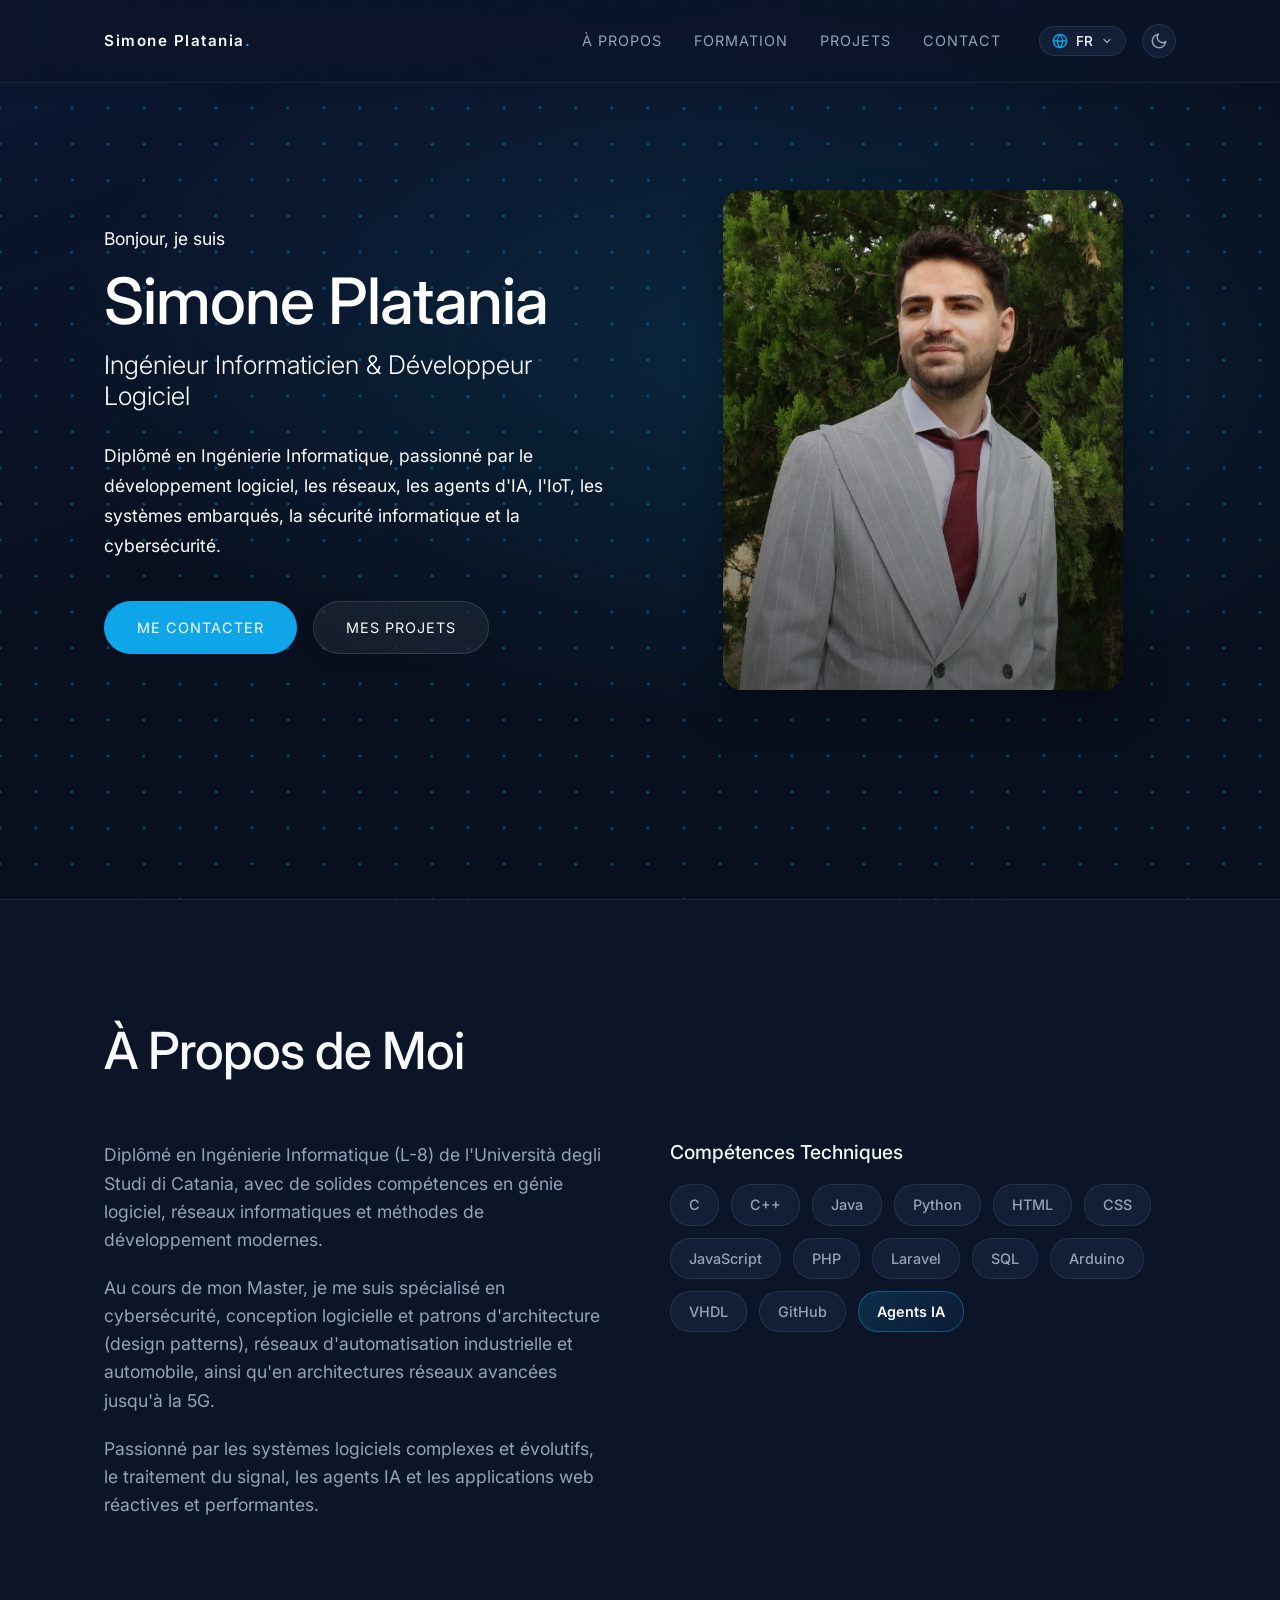
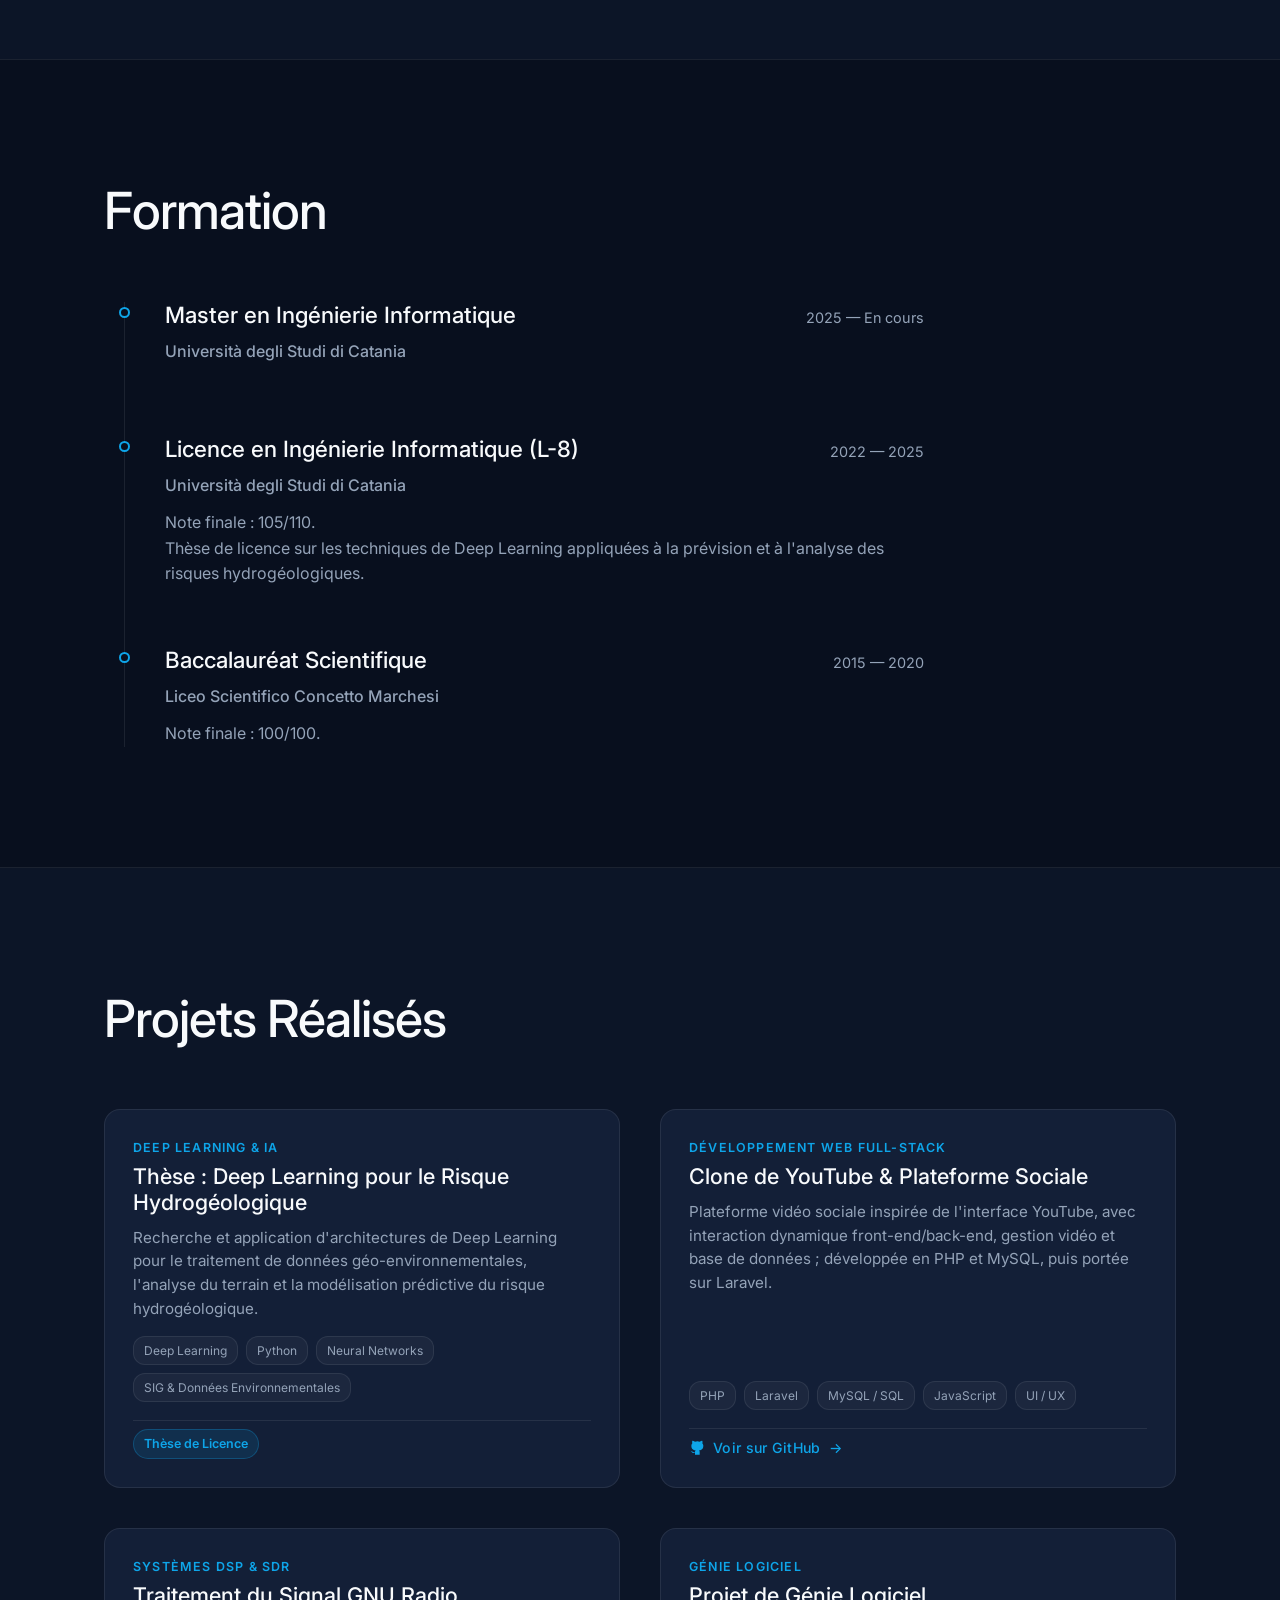
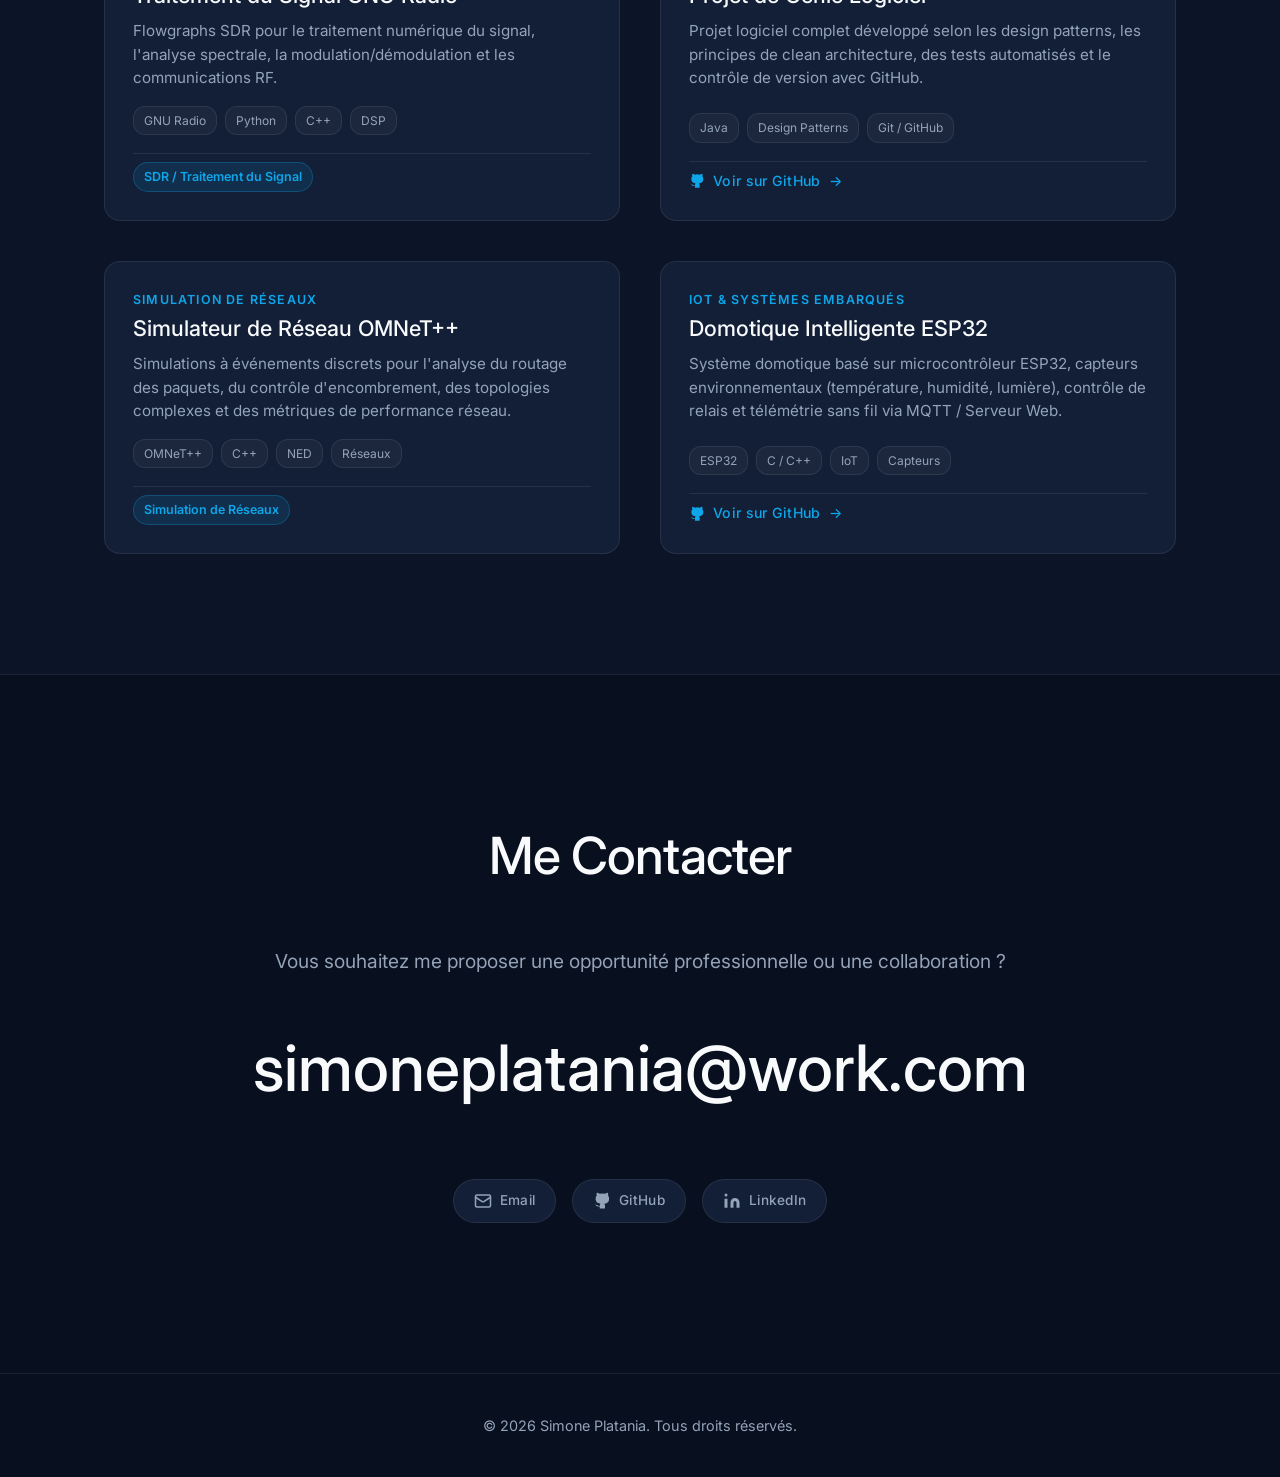
<file: fr/index.html>
<!DOCTYPE html>
<html lang="fr">

<head>
    <meta charset="UTF-8">
    <meta name="viewport" content="width=device-width, initial-scale=1.0">
    <title>Simone Platania | Portfolio</title>
    <meta name="description" content="Diplômé en Ingénierie Informatique & Développeur Logiciel - Portfolio de Simone Platania">
    <link rel="canonical" href="index.html">
    <link rel="alternate" hreflang="it" href="../index.html">
    <link rel="alternate" hreflang="en" href="../en/index.html">
    <link rel="alternate" hreflang="es" href="../es/index.html">
    <link rel="alternate" hreflang="fr" href="index.html">
    <link rel="alternate" hreflang="de" href="../de/index.html">
    <link rel="alternate" hreflang="x-default" href="../en/index.html">
    <link rel="stylesheet" href="../style.css">
    <link rel="preconnect" href="https://fonts.googleapis.com">
    <link rel="preconnect" href="https://fonts.gstatic.com" crossorigin>
    <link href="https://fonts.googleapis.com/css2?family=Inter:wght@300;400;500;600;700&display=swap" rel="stylesheet">
</head>

<body>
    <header id="navbar">
        <div class="nav-container">
            <a href="#" class="logo">Simone Platania<span style="color: var(--accent-color)">.</span></a>
            <div class="nav-right">
                <nav>
                    <ul class="nav-links">
                        <li><a href="#about">À Propos</a></li>
                        <li><a href="#education">Formation</a></li>
                        <li><a href="#projects">Projets</a></li>
                        <li><a href="#contact">Contact</a></li>
                        <li class="nav-toggles-wrapper">
                            <!-- Globe Dropdown Language Selector -->
                            <div class="lang-dropdown-wrapper" id="lang-dropdown-wrapper">
                                <button id="lang-dropdown-btn" class="lang-dropdown-btn" aria-label="Choisir la langue"
                                    aria-expanded="false" aria-haspopup="true">
                                    <svg class="icon-globe" xmlns="http://www.w3.org/2000/svg" width="16" height="16"
                                        viewBox="0 0 24 24" fill="none" stroke="currentColor" stroke-width="2"
                                        stroke-linecap="round" stroke-linejoin="round">
                                        <circle cx="12" cy="12" r="10" />
                                        <line x1="2" y1="12" x2="22" y2="12" />
                                        <path
                                            d="M12 2a15.3 15.3 0 0 1 4 10 15.3 15.3 0 0 1-4 10 15.3 15.3 0 0 1-4-10 15.3 15.3 0 0 1 4-10z" />
                                    </svg>
                                    <span id="lang-current-label">FR</span>
                                    <svg class="icon-chevron" xmlns="http://www.w3.org/2000/svg" width="12" height="12"
                                        viewBox="0 0 24 24" fill="none" stroke="currentColor" stroke-width="2.5"
                                        stroke-linecap="round" stroke-linejoin="round">
                                        <polyline points="6 9 12 15 18 9" />
                                    </svg>
                                </button>
                                <ul class="lang-dropdown-menu" role="menu" aria-label="Langue">
                                    <li>
                                        <a href="../index.html" class="lang-option" role="menuitem">
                                            <span class="lang-code">IT</span>
                                            <span class="lang-name">Italiano</span>
                                        </a>
                                    </li>
                                    <li>
                                        <a href="../en/index.html" class="lang-option" role="menuitem">
                                            <span class="lang-code">EN</span>
                                            <span class="lang-name">English</span>
                                        </a>
                                    </li>
                                    <li>
                                        <a href="../es/index.html" class="lang-option" role="menuitem">
                                            <span class="lang-code">ES</span>
                                            <span class="lang-name">Español</span>
                                        </a>
                                    </li>
                                    <li>
                                        <a href="index.html" class="lang-option active" role="menuitem">
                                            <span class="lang-code">FR</span>
                                            <span class="lang-name">Français</span>
                                        </a>
                                    </li>
                                    <li>
                                        <a href="../de/index.html" class="lang-option" role="menuitem">
                                            <span class="lang-code">DE</span>
                                            <span class="lang-name">Deutsch</span>
                                        </a>
                                    </li>
                                </ul>
                            </div>

                            <!-- Theme Toggle Button -->
                            <button id="theme-toggle" class="theme-toggle-btn" aria-label="Changer de thème">
                                <!-- Moon Icon (Shown in Dark Mode) -->
                                <svg class="icon-moon" xmlns="http://www.w3.org/2000/svg" width="18" height="18"
                                    viewBox="0 0 24 24" fill="none" stroke="currentColor" stroke-width="2"
                                    stroke-linecap="round" stroke-linejoin="round">
                                    <path d="M21 12.79A9 9 0 1 1 11.21 3 7 7 0 0 0 21 12.79z"></path>
                                </svg>
                                <!-- Sun Icon (Shown in Light Mode) -->
                                <svg class="icon-sun" xmlns="http://www.w3.org/2000/svg" width="18" height="18"
                                    viewBox="0 0 24 24" fill="none" stroke="currentColor" stroke-width="2"
                                    stroke-linecap="round" stroke-linejoin="round">
                                    <circle cx="12" cy="12" r="5"></circle>
                                    <line x1="12" y1="1" x2="12" y2="3"></line>
                                    <line x1="12" y1="21" x2="12" y2="23"></line>
                                    <line x1="4.22" y1="4.22" x2="5.64" y2="5.64"></line>
                                    <line x1="18.36" y1="18.36" x2="19.78" y2="19.78"></line>
                                    <line x1="1" y1="12" x2="3" y2="12"></line>
                                    <line x1="21" y1="12" x2="23" y2="12"></line>
                                    <line x1="4.22" y1="19.78" x2="5.64" y2="18.36"></line>
                                    <line x1="18.36" y1="5.64" x2="19.78" y2="4.22"></line>
                                </svg>
                            </button>
                        </li>
                    </ul>
                </nav>
                <button class="hamburger" id="hamburger-btn" aria-label="Menu" aria-expanded="false">
                    <span class="line"></span>
                    <span class="line"></span>
                    <span class="line"></span>
                </button>
            </div>
        </div>
    </header>

    <main>
        <!-- Hero Section -->
        <section id="hero" class="hero-section">
            <canvas id="hero-canvas"></canvas>
            <div class="container hero-container">
                <div class="hero-text fade-in">
                    <p class="greeting">Bonjour, je suis</p>
                    <h1 class="title">Simone Platania</h1>
                    <h2 class="subtitle">Ingénieur Informaticien & Développeur Logiciel</h2>
                    <p class="description">
                        Diplômé en Ingénierie Informatique, passionné par le développement logiciel, les réseaux, les agents d'IA, l'IoT, les systèmes embarqués, la sécurité informatique et la cybersécurité.
                    </p>
                    <div class="hero-actions">
                        <a href="#contact" class="btn btn-primary">Me Contacter</a>
                        <a href="#projects" class="btn btn-secondary">Mes Projets</a>
                    </div>
                </div>
                <div class="hero-visual fade-in">
                    <div class="image-wrapper">
                        <!-- Profile Image -->
                        <img src="../assets/profile_avatar.jpg" alt="Simone Platania" class="profile-img" width="682" height="1024">
                        <div class="img-backdrop"></div>
                    </div>
                </div>
            </div>
        </section>

        <!-- About Section -->
        <section id="about" class="about-section">
            <div class="container">
                <h2 class="section-title reveal-text">À Propos de Moi</h2>
                <div class="about-content">
                    <div class="about-text fade-in-up">
                        <p>Diplômé en Ingénierie Informatique (L-8) de l'Università degli Studi di Catania, avec de solides compétences en génie logiciel, réseaux informatiques et méthodes de développement modernes.</p>
                        <p>Au cours de mon Master, je me suis spécialisé en cybersécurité, conception logicielle et patrons d'architecture (design patterns), réseaux d'automatisation industrielle et automobile, ainsi qu'en architectures réseaux avancées jusqu'à la 5G.</p>
                        <p>Passionné par les systèmes logiciels complexes et évolutifs, le traitement du signal, les agents IA et les applications web réactives et performantes.</p>
                    </div>
                    <div class="skills-container fade-in-up">
                        <h3>Compétences Techniques</h3>
                        <div class="skills-grid">
                            <span class="skill-tag">C</span>
                            <span class="skill-tag">C++</span>
                            <span class="skill-tag">Java</span>
                            <span class="skill-tag">Python</span>
                            <span class="skill-tag">HTML</span>
                            <span class="skill-tag">CSS</span>
                            <span class="skill-tag">JavaScript</span>
                            <span class="skill-tag">PHP</span>
                            <span class="skill-tag">Laravel</span>
                            <span class="skill-tag">SQL</span>
                            <span class="skill-tag">Arduino</span>
                            <span class="skill-tag">VHDL</span>
                            <span class="skill-tag">GitHub</span>
                            <span class="skill-tag skill-highlight">Agents IA</span>
                        </div>
                    </div>
                </div>
            </div>
        </section>

        <!-- Education Section -->
        <section id="education" class="experience-section">
            <div class="container">
                <h2 class="section-title reveal-text">Formation</h2>
                <div class="timeline">
                    <!-- Master's Degree in Computer Engineering -->
                    <div class="timeline-item fade-in-up">
                        <div class="timeline-dot"></div>
                        <div class="timeline-content">
                            <div class="timeline-header">
                                <h3>Master en Ingénierie Informatique</h3>
                                <span class="timeline-date">2025 — En cours</span>
                            </div>
                            <h4 class="company">
                                <span>Università degli Studi di Catania</span>
                            </h4>
                        </div>
                    </div>
                    <!-- Bachelor's Degree in Computer Engineering (L-8) -->
                    <div class="timeline-item fade-in-up">
                        <div class="timeline-dot"></div>
                        <div class="timeline-content">
                            <div class="timeline-header">
                                <h3>Licence en Ingénierie Informatique (L-8)</h3>
                                <span class="timeline-date">2022 — 2025</span>
                            </div>
                            <h4 class="company">
                                <span>Università degli Studi di Catania</span>
                            </h4>
                            <p>Note finale : 105/110.<br>Thèse de licence sur les techniques de Deep Learning appliquées à la prévision et à l'analyse des risques hydrogéologiques.</p>
                        </div>
                    </div>
                    <!-- Scientific High School Diploma -->
                    <div class="timeline-item fade-in-up">
                        <div class="timeline-dot"></div>
                        <div class="timeline-content">
                            <div class="timeline-header">
                                <h3>Baccalauréat Scientifique</h3>
                                <span class="timeline-date">2015 — 2020</span>
                            </div>
                            <h4 class="company">
                                <span>Liceo Scientifico Concetto Marchesi</span>
                            </h4>
                            <p>Note finale : 100/100.</p>
                        </div>
                    </div>
                </div>
            </div>
        </section>

        <!-- Projects Section -->
        <section id="projects" class="projects-section">
            <div class="container">
                <h2 class="section-title reveal-text">Projets Réalisés</h2>
                <div class="projects-grid">
                    <!-- Project 1: Thèse Deep Learning -->
                    <article class="project-card fade-in-up">
                        <div class="project-info">
                            <span class="project-category">Deep Learning & IA</span>
                            <h3>Thèse : Deep Learning pour le Risque Hydrogéologique</h3>
                            <p class="project-desc">Recherche et application d'architectures de Deep Learning pour le traitement de données géo-environnementales, l'analyse du terrain et la modélisation prédictive du risque hydrogéologique.</p>
                            <div class="project-tags">
                                <span class="tag-pill">Deep Learning</span>
                                <span class="tag-pill">Python</span>
                                <span class="tag-pill">Neural Networks</span>
                                <span class="tag-pill">SIG & Données Environnementales</span>
                            </div>
                            <div class="project-links-group">
                                <span class="project-badge">Thèse de Licence</span>
                            </div>
                        </div>
                    </article>

                    <!-- Project 2: YouTube Clone & Social Platform -->
                    <article class="project-card fade-in-up">
                        <div class="project-info">
                            <span class="project-category">Développement Web Full-Stack</span>
                            <h3>Clone de YouTube & Plateforme Sociale</h3>
                            <p class="project-desc">Plateforme vidéo sociale inspirée de l'interface YouTube, avec interaction dynamique front-end/back-end, gestion vidéo et base de données ; développée en PHP et MySQL, puis portée sur Laravel.
                            </p>
                            <div class="project-tags">
                                <span class="tag-pill">PHP</span>
                                <span class="tag-pill">Laravel</span>
                                <span class="tag-pill">MySQL / SQL</span>
                                <span class="tag-pill">JavaScript</span>
                                <span class="tag-pill">UI / UX</span>
                            </div>
                            <div class="project-links-group">
                                <a href="https://github.com/simoplat/hw2" target="_blank" rel="noopener noreferrer"
                                    class="project-link">
                                    <svg xmlns="http://www.w3.org/2000/svg" width="16" height="16" viewBox="0 0 24 24"
                                        fill="currentColor">
                                        <path
                                            d="M9 19c-5 1.5-5-2.5-7-3m14 6v-3.87a3.37 3.37 0 0 0-.94-2.61c3.14-.35 6.44-1.54 6.44-7A5.44 5.44 0 0 0 20 4.77 5.07 5.07 0 0 0 19.91 1S18.73.65 16 2.48a13.38 13.38 0 0 0-7 0C6.27.65 5.09 1 5.09 1A5.07 5.07 0 0 0 5 4.77a5.44 5.44 0 0 0-1.5 3.78c0 5.42 3.3 6.61 6.44 7A3.37 3.37 0 0 0 9 18.13V22" />
                                    </svg>
                                    <span>Voir sur GitHub</span>
                                    <span class="arrow">→</span>
                                </a>
                            </div>
                        </div>
                    </article>

                    <!-- Project 3: GNU Radio -->
                    <article class="project-card fade-in-up">
                        <div class="project-info">
                            <span class="project-category">Systèmes DSP & SDR</span>
                            <h3>Traitement du Signal GNU Radio</h3>
                            <p class="project-desc">Flowgraphs SDR pour le traitement numérique du signal, l'analyse spectrale, la modulation/démodulation et les communications RF.</p>
                            <div class="project-tags">
                                <span class="tag-pill">GNU Radio</span>
                                <span class="tag-pill">Python</span>
                                <span class="tag-pill">C++</span>
                                <span class="tag-pill">DSP</span>
                            </div>
                            <div class="project-links-group">
                                <span class="project-badge">SDR / Traitement du Signal</span>
                            </div>
                        </div>
                    </article>

                    <!-- Project 4: Software Engineering Project -->
                    <article class="project-card fade-in-up">
                        <div class="project-info">
                            <span class="project-category">Génie Logiciel</span>
                            <h3>Projet de Génie Logiciel</h3>
                            <p class="project-desc">Projet logiciel complet développé selon les design patterns, les principes de clean architecture, des tests automatisés et le contrôle de version avec GitHub.</p>
                            <div class="project-tags">
                                <span class="tag-pill">Java</span>
                                <span class="tag-pill">Design Patterns</span>
                                <span class="tag-pill">Git / GitHub</span>
                            </div>
                            <div class="project-links-group">
                                <a href="https://github.com/simoplat/UniCenter" target="_blank"
                                    rel="noopener noreferrer" class="project-link">
                                    <svg xmlns="http://www.w3.org/2000/svg" width="16" height="16" viewBox="0 0 24 24"
                                        fill="currentColor">
                                        <path
                                            d="M9 19c-5 1.5-5-2.5-7-3m14 6v-3.87a3.37 3.37 0 0 0-.94-2.61c3.14-.35 6.44-1.54 6.44-7A5.44 5.44 0 0 0 20 4.77 5.07 5.07 0 0 0 19.91 1S18.73.65 16 2.48a13.38 13.38 0 0 0-7 0C6.27.65 5.09 1 5.09 1A5.07 5.07 0 0 0 5 4.77a5.44 5.44 0 0 0-1.5 3.78c0 5.42 3.3 6.61 6.44 7A3.37 3.37 0 0 0 9 18.13V22" />
                                    </svg>
                                    <span>Voir sur GitHub</span>
                                    <span class="arrow">→</span>
                                </a>
                            </div>
                        </div>
                    </article>

                    <!-- Project 5: OMNeT++ -->
                    <article class="project-card fade-in-up">
                        <div class="project-info">
                            <span class="project-category">Simulation de Réseaux</span>
                            <h3>Simulateur de Réseau OMNeT++</h3>
                            <p class="project-desc">Simulations à événements discrets pour l'analyse du routage des paquets, du contrôle d'encombrement, des topologies complexes et des métriques de performance réseau.</p>
                            <div class="project-tags">
                                <span class="tag-pill">OMNeT++</span>
                                <span class="tag-pill">C++</span>
                                <span class="tag-pill">NED</span>
                                <span class="tag-pill">Réseaux</span>
                            </div>
                            <div class="project-links-group">
                                <span class="project-badge">Simulation de Réseaux</span>
                            </div>
                        </div>
                    </article>

                    <!-- Project 6: ESP32 Smart Home -->
                    <article class="project-card fade-in-up">
                        <div class="project-info">
                            <span class="project-category">IoT & Systèmes Embarqués</span>
                            <h3>Domotique Intelligente ESP32</h3>
                            <p class="project-desc">Système domotique basé sur microcontrôleur ESP32, capteurs environnementaux (température, humidité, lumière), contrôle de relais et télémétrie sans fil via MQTT / Serveur Web.</p>
                            <div class="project-tags">
                                <span class="tag-pill">ESP32</span>
                                <span class="tag-pill">C / C++</span>
                                <span class="tag-pill">IoT</span>
                                <span class="tag-pill">Capteurs</span>
                            </div>
                            <div class="project-links-group">
                                <a href="https://github.com/simoplat" target="_blank" rel="noopener noreferrer"
                                    class="project-link">
                                    <svg xmlns="http://www.w3.org/2000/svg" width="16" height="16" viewBox="0 0 24 24"
                                        fill="currentColor">
                                        <path
                                            d="M9 19c-5 1.5-5-2.5-7-3m14 6v-3.87a3.37 3.37 0 0 0-.94-2.61c3.14-.35 6.44-1.54 6.44-7A5.44 5.44 0 0 0 20 4.77 5.07 5.07 0 0 0 19.91 1S18.73.65 16 2.48a13.38 13.38 0 0 0-7 0C6.27.65 5.09 1 5.09 1A5.07 5.07 0 0 0 5 4.77a5.44 5.44 0 0 0-1.5 3.78c0 5.42 3.3 6.61 6.44 7A3.37 3.37 0 0 0 9 18.13V22" />
                                    </svg>
                                    <span>Voir sur GitHub</span>
                                    <span class="arrow">→</span>
                                </a>
                            </div>
                        </div>
                    </article>
                </div>
            </div>
        </section>

        <!-- Contact Section -->
        <section id="contact" class="contact-section">
            <div class="container">
                <div class="contact-content fade-in-up">
                    <h2 class="section-title">Me Contacter</h2>
                    <p class="contact-desc">Vous souhaitez me proposer une opportunité professionnelle ou une collaboration ?</p>
                    <a href="mailto:hello@example.com" class="email-link">simoneplatania@work.com</a>

                    <div class="social-links">
                        <a href="mailto:hello@example.com" class="social-link" aria-label="Email">
                            <svg xmlns="http://www.w3.org/2000/svg" width="18" height="18" viewBox="0 0 24 24"
                                fill="none" stroke="currentColor" stroke-width="2" stroke-linecap="round"
                                stroke-linejoin="round">
                                <rect x="2" y="4" width="20" height="16" rx="2" />
                                <path d="m22 7-8.97 5.7a1.94 1.94 0 0 1-2.06 0L2 7" />
                            </svg>
                            <span>Email</span>
                        </a>
                        <a href="https://github.com/simoplat" target="_blank" rel="noopener noreferrer"
                            class="social-link" aria-label="GitHub">
                            <svg xmlns="http://www.w3.org/2000/svg" width="18" height="18" viewBox="0 0 24 24"
                                fill="currentColor">
                                <path
                                    d="M9 19c-5 1.5-5-2.5-7-3m14 6v-3.87a3.37 3.37 0 0 0-.94-2.61c3.14-.35 6.44-1.54 6.44-7A5.44 5.44 0 0 0 20 4.77 5.07 5.07 0 0 0 19.91 1S18.73.65 16 2.48a13.38 13.38 0 0 0-7 0C6.27.65 5.09 1 5.09 1A5.07 5.07 0 0 0 5 4.77a5.44 5.44 0 0 0-1.5 3.78c0 5.42 3.3 6.61 6.44 7A3.37 3.37 0 0 0 9 18.13V22" />
                            </svg>
                            <span>GitHub</span>
                        </a>
                        <a href="https://linkedin.com/" target="_blank" rel="noopener noreferrer" class="social-link"
                            aria-label="LinkedIn">
                            <svg xmlns="http://www.w3.org/2000/svg" width="18" height="18" viewBox="0 0 24 24"
                                fill="currentColor">
                                <path
                                    d="M16 8a6 6 0 0 1 6 6v7h-4v-7a2 2 0 0 0-2-2 2 2 0 0 0-2 2v7h-4v-7a6 6 0 0 1 6-6z" />
                                <rect x="2" y="9" width="4" height="12" />
                                <circle cx="4" cy="4" r="2" />
                            </svg>
                            <span>LinkedIn</span>
                        </a>
                    </div>
                </div>
            </div>
        </section>
    </main>

    <footer>
        <div class="container footer-container">
            <p>&copy; <span id="year"></span> Simone Platania. Tous droits réservés.</p>
        </div>
    </footer>

    <script src="../script.js"></script>
</body>

</html>
</file>
<file: styles.css>
/* Base & Reset */
*,
*::before,
*::after {
    box-sizing: border-box;
    margin: 0;
    padding: 0;
}

:root {
    --bg-color: #0c1527;
    --bg-alt: #080f1e;
    --bg-dark-blue: #080f1e;
    --surface-color: #131f37;
    --text-primary: #f8fafc;
    --text-secondary: #94a3b8;
    --accent-color: #0ea5e9;
    --accent-light: #38bdf8;
    --border-color: rgba(255, 255, 255, 0.08);
    --navbar-bg-initial: rgba(12, 21, 39, 0.70);
    --navbar-bg: rgba(12, 21, 39, 0.88);
    --btn-secondary-bg: rgba(255, 255, 255, 0.06);
    --btn-secondary-border: rgba(255, 255, 255, 0.12);
    --font-main: 'Inter', sans-serif;
    --transition: all 0.4s cubic-bezier(0.16, 1, 0.3, 1);
}

/* Light Theme */
[data-theme="light"] {
    --bg-color: #f8fafc;
    --bg-alt: #f0f7ff;
    --bg-dark-blue: #f0f7ff;
    --surface-color: #ffffff;
    --text-primary: #0f172a;
    --text-secondary: #475569;
    --accent-color: #0284c7;
    --accent-light: #0369a1;
    --border-color: rgba(0, 0, 0, 0.08);
    --navbar-bg-initial: rgba(248, 250, 252, 0.75);
    --navbar-bg: rgba(248, 250, 252, 0.90);
    --btn-secondary-bg: rgba(255, 255, 255, 0.75);
    --btn-secondary-border: rgba(0, 0, 0, 0.12);
}

html {
    scroll-behavior: smooth;
    font-size: 16px;
    overflow-x: hidden;
}

body {
    background-color: var(--bg-color);
    color: var(--text-primary);
    font-family: var(--font-main);
    line-height: 1.6;
    overflow-x: hidden;
    transition: background-color 0.4s ease, color 0.4s ease;
}

/* Lock scrolling when mobile navigation menu is open */
body.menu-open {
    overflow: hidden;
}


main,
footer {
    position: relative;
    z-index: 10;
}

/* Lang Dropdown Selector */
.lang-dropdown-wrapper {
    position: relative;
    display: inline-block;
}

.lang-dropdown-btn {
    background: var(--surface-color);
    border: 1px solid var(--border-color);
    border-radius: 20px;
    padding: 6px 12px;
    display: flex;
    align-items: center;
    gap: 8px;
    cursor: pointer;
    color: var(--text-primary);
    font-family: var(--font-main);
    font-size: 0.85rem;
    font-weight: 500;
    transition: var(--transition);
    outline: none;
}

.lang-dropdown-btn:hover,
.lang-dropdown-wrapper.open .lang-dropdown-btn {
    border-color: var(--accent-color);
    box-shadow: 0 0 14px rgba(14, 165, 233, 0.25);
    color: var(--accent-color);
}

.icon-globe {
    color: var(--accent-color);
    flex-shrink: 0;
    transition: transform 0.3s ease;
}

.lang-dropdown-btn:hover .icon-globe {
    transform: rotate(20deg);
}

.lang-current-label {
    font-weight: 600;
    letter-spacing: 0.5px;
    font-size: 0.8rem;
}

.icon-chevron {
    color: var(--text-secondary);
    transition: transform 0.3s cubic-bezier(0.16, 1, 0.3, 1);
}

.lang-dropdown-wrapper.open .icon-chevron {
    transform: rotate(180deg);
}

/* Dropdown Menu */
.lang-dropdown-menu {
    position: absolute;
    top: calc(100% + 8px);
    right: 0;
    background: var(--surface-color);
    border: 1px solid var(--border-color);
    border-radius: 12px;
    padding: 6px;
    list-style: none;
    min-width: 140px;
    box-shadow: 0 10px 30px rgba(0, 0, 0, 0.35);
    backdrop-filter: blur(12px);
    opacity: 0;
    visibility: hidden;
    transform: translateY(-8px) scale(0.95);
    transition: opacity 0.25s cubic-bezier(0.16, 1, 0.3, 1),
                transform 0.25s cubic-bezier(0.16, 1, 0.3, 1),
                visibility 0.25s;
    z-index: 150;
}

.lang-dropdown-wrapper.open .lang-dropdown-menu {
    opacity: 1;
    visibility: visible;
    transform: translateY(0) scale(1);
}

.lang-option {
    width: 100%;
    background: none;
    border: none;
    border-radius: 8px;
    padding: 8px 12px;
    display: flex;
    align-items: center;
    gap: 10px;
    color: var(--text-secondary);
    font-family: var(--font-main);
    font-size: 0.85rem;
    cursor: pointer;
    transition: var(--transition);
    text-align: left;
}

.lang-option:hover {
    background: rgba(14, 165, 233, 0.12);
    color: var(--text-primary);
}

.lang-option.active {
    background: rgba(14, 165, 233, 0.18);
    color: var(--accent-color);
    font-weight: 600;
}

.lang-flag {
    font-size: 1rem;
    line-height: 1;
}

.lang-name {
    flex-grow: 1;
}

.lang-code {
    font-size: 0.75rem;
    opacity: 0.7;
    font-weight: 600;
}

/* Typography & Links */
h1,
h2,
h3,
h4 {
    font-weight: 500;
    line-height: 1.2;
}

a {
    color: var(--text-primary);
    text-decoration: none;
    transition: var(--transition);
}

/* Theme Toggle Button */
.theme-toggle-btn {
    background: var(--surface-color);
    border: 1px solid var(--border-color);
    border-radius: 50%;
    width: 34px;
    height: 34px;
    display: flex;
    align-items: center;
    justify-content: center;
    cursor: pointer;
    color: var(--text-secondary);
    transition: var(--transition);
    flex-shrink: 0;
}

.theme-toggle-btn:hover {
    border-color: var(--accent-color);
    color: var(--accent-color);
    box-shadow: 0 0 12px rgba(14, 165, 233, 0.25);
}

/* Show moon in dark, sun in light */
.icon-sun {
    display: none;
}

.icon-moon {
    display: block;
}

[data-theme="light"] .icon-sun {
    display: block;
}

[data-theme="light"] .icon-moon {
    display: none;
}

/* Light theme navbar handled via --navbar-bg variable */

/* Light theme: mobile nav overlay */
[data-theme="light"] .nav-links {
    /* background: var(--bg-color); */

}

/* Light theme: timeline dot bg matches section */
[data-theme="light"] .timeline-dot {
    background: var(--bg-dark-blue);
}

/* Light theme: hamburger lines */
[data-theme="light"] .hamburger .line,
[data-theme="light"] .hamburger.active .line {
    background: var(--text-primary);
}

/* Container & Layout */
.container {
    max-width: 1200px;
    margin: 0 auto;
    padding: 0 5%;
}

section {
    padding: 120px 0;
}

/* Header & Navbar */
@keyframes navbarFadeIn {
    from {
        opacity: 0;
        transform: translateY(-8px);
    }

    to {
        opacity: 1;
        transform: translateY(0);
    }
}

header {
    position: fixed;
    top: 0;
    width: 100%;
    z-index: 100;
    padding: 24px 0;
    background: var(--navbar-bg-initial);
    backdrop-filter: blur(12px);
    -webkit-backdrop-filter: blur(12px);
    border-bottom: 1px solid var(--border-color);
    box-shadow: 0 4px 20px rgba(0, 0, 0, 0.08);
    transition: var(--transition);
    animation: navbarFadeIn 0.8s cubic-bezier(0.16, 1, 0.3, 1) both;
}

header.scrolled {
    padding: 15px 0;
    background: var(--navbar-bg);
    backdrop-filter: blur(16px);
    -webkit-backdrop-filter: blur(16px);
    border-bottom: 1px solid var(--border-color);
    box-shadow: 0 4px 24px rgba(0, 0, 0, 0.18);
}

[data-theme="light"] header.scrolled {
    box-shadow: 0 4px 24px rgba(0, 0, 0, 0.06);
}

.nav-container {
    display: flex;
    justify-content: space-between;
    align-items: center;
    max-width: 1200px;
    margin: 0 auto;
    padding: 0 5%;
}

.nav-right {
    display: flex;
    align-items: center;
    gap: 30px;
}

.logo {
    font-size: 0.95rem;
    font-weight: 600;
    letter-spacing: 1.5px;
    white-space: nowrap;
}

.nav-links {
    list-style: none;
    display: flex;
    gap: clamp(16px, 2.5vw, 36px);
    align-items: center;
}

.nav-toggles-wrapper {
    display: flex;
    align-items: center;
    gap: 16px;
    margin-left: 6px;
}

.nav-links a {
    font-size: 0.9rem;
    color: var(--text-secondary);
    text-transform: uppercase;
    letter-spacing: 1px;
    white-space: nowrap;
    position: relative;
}

.nav-links a::after {
    content: '';
    position: absolute;
    width: 0;
    height: 1px;
    background: var(--accent-color);
    left: 0;
    bottom: -4px;
    transition: var(--transition);
}

.nav-links a:hover {
    color: var(--text-primary);
}

.nav-links a:hover::after {
    width: 100%;
}

.hamburger {
    display: none;
    background: var(--surface-color);
    border: 1px solid var(--border-color);
    border-radius: 10px;
    width: 42px;
    height: 42px;
    padding: 0;
    cursor: pointer;
    z-index: 120;
    flex-direction: column;
    justify-content: center;
    align-items: center;
    gap: 5px;
    transition: var(--transition);
    outline: none;
    -webkit-tap-highlight-color: transparent;
}

.hamburger:hover,
.hamburger:focus-visible {
    border-color: var(--accent-color);
    box-shadow: 0 0 14px rgba(14, 165, 233, 0.25);
}

.hamburger .line {
    width: 20px;
    height: 2px;
    background: var(--text-primary);
    border-radius: 2px;
    transition: transform 0.35s cubic-bezier(0.16, 1, 0.3, 1), opacity 0.25s ease, background-color 0.3s ease;
    transform-origin: center;
}

/* Buttons */
.btn {
    display: inline-block;
    padding: 14px 32px;
    border-radius: 30px;
    font-size: 0.9rem;
    text-transform: uppercase;
    letter-spacing: 1px;
    position: relative;
    overflow: hidden;
    z-index: 1;
    transition: var(--transition);
}

.btn-primary {
    background: var(--accent-color);
    color: #ffffff;
    border: 1px solid var(--accent-color);
    backdrop-filter: blur(12px);
    -webkit-backdrop-filter: blur(12px);
}

.btn-primary:hover {
    background: rgba(14, 165, 233, 0.12);
    backdrop-filter: blur(12px);
    -webkit-backdrop-filter: blur(12px);
    color: var(--accent-color);
    border-color: var(--accent-color);
    box-shadow: 0 0 20px rgba(14, 165, 233, 0.22);
}

[data-theme="light"] .btn-primary:hover {
    background: rgba(2, 132, 199, 0.12);
    box-shadow: 0 0 20px rgba(2, 132, 199, 0.22);
}

.btn-secondary {
    background: var(--btn-secondary-bg);
    backdrop-filter: blur(12px);
    -webkit-backdrop-filter: blur(12px);
    color: var(--text-primary);
    border: 1px solid var(--btn-secondary-border);
    box-shadow: 0 4px 16px rgba(0, 0, 0, 0.1);
}

.btn-secondary:hover {
    border-color: var(--accent-color);
    color: var(--accent-color);
    background: rgba(14, 165, 233, 0.12);
    box-shadow: 0 0 20px rgba(14, 165, 233, 0.22);
}

/* Hero Section */
#hero-canvas {
    position: absolute;
    inset: 0;
    width: 100%;
    height: 100%;
    pointer-events: none;
    z-index: 0;
}

.hero-section {
    position: relative;
    min-height: 100vh;
    display: flex;
    align-items: center;
    padding-top: 100px;
    overflow: hidden;
    background-color: var(--bg-dark-blue);
    background-image: radial-gradient(ellipse 80% 60% at 60% 40%, rgba(14, 165, 233, 0.15) 0%, transparent 70%),
        linear-gradient(160deg, rgba(37, 99, 235, 0.10) 0%, transparent 50%);
    border-bottom: 1px solid var(--border-color);
}

.hero-section .container {
    position: relative;
    z-index: 1;
}

.hero-container {
    display: grid;
    grid-template-columns: 1fr 1fr;
    gap: 60px;
    align-items: center;
}

.hero-text {
    color: #ffffff;
}

.greeting {
    color: #ffffff;
    font-size: 1.1rem;
    margin-bottom: 10px;
}

.title {
    font-size: clamp(3rem, 5vw, 5rem);
    color: #ffffff;
    margin-bottom: 10px;
    letter-spacing: -1px;
}

.subtitle {
    font-size: clamp(1.2rem, 2vw, 1.8rem);
    color: #ffffff;
    margin-bottom: 30px;
    font-weight: 300;
}

.description {
    font-size: 1.1rem;
    color: #cbd5e1;
    margin-bottom: 40px;
    max-width: 500px;
    line-height: 1.7;
}

[data-theme="light"] .hero-text,
[data-theme="light"] .hero-text .greeting,
[data-theme="light"] .hero-text .title,
[data-theme="light"] .hero-text .subtitle,
[data-theme="light"] .hero-text .description {
    color: var(--text-primary);
}

[data-theme="light"] .hero-text .greeting,
[data-theme="light"] .hero-text .subtitle {
    color: var(--text-secondary);
}

.hero-actions {
    display: flex;
    gap: 16px;
    flex-wrap: wrap;
    align-items: center;
}

.hero-visual {
    position: relative;
    display: flex;
    justify-content: center;
}

.image-wrapper {
    position: relative;
    width: 100%;
    max-width: 400px;
    aspect-ratio: 4/5;
    border-radius: 20px;
    overflow: hidden;
    box-shadow: 0 20px 40px rgba(0, 0, 0, 0.3);
    transition: transform 0.5s ease, box-shadow 0.5s ease;
}

.image-wrapper:hover {
    transform: translateY(-8px);
    box-shadow: 0 30px 60px rgba(0, 0, 0, 0.4);
}

.profile-img {
    width: 100%;
    height: 100%;
    object-fit: cover;
    object-position: center 20%;
    transition: transform 0.5s ease;
}

.image-wrapper:hover .profile-img {
    transform: scale(1.03);
}

.img-backdrop {
    position: absolute;
    inset: 0;
    background: linear-gradient(to top, rgba(5, 5, 5, 0.6), transparent);
    z-index: 1;
}

/* Section Titles */
.section-title {
    font-size: clamp(2rem, 4vw, 3.5rem);
    margin-bottom: 60px;
    letter-spacing: -1px;
    position: relative;
    display: inline-block;
}

/* About Section */
.about-content {
    display: grid;
    grid-template-columns: 1fr 1fr;
    gap: 60px;
}

.about-text p {
    font-size: 1.1rem;
    color: var(--text-secondary);
    margin-bottom: 20px;
}

.skills-container h3 {
    margin-bottom: 20px;
    font-size: 1.2rem;
}

.skills-grid {
    display: flex;
    flex-wrap: wrap;
    gap: 12px;
}

.skill-tag {
    padding: 8px 18px;
    background: var(--surface-color);
    border: 1px solid var(--border-color);
    border-radius: 20px;
    font-size: 0.9rem;
    font-weight: 500;
    color: var(--text-secondary);
    transition: var(--transition);
}

.skill-tag:hover {
    color: var(--text-primary);
    border-color: var(--accent-color);
    transform: translateY(-2px);
    box-shadow: 0 4px 12px rgba(14, 165, 233, 0.18);
}

.skill-tag.skill-highlight {
    background: linear-gradient(135deg, rgba(14, 165, 233, 0.18), rgba(37, 99, 235, 0.08));
    border-color: rgba(14, 165, 233, 0.4);
    color: var(--text-primary);
    font-weight: 600;
}

.skill-tag.skill-highlight:hover {
    border-color: var(--accent-color);
    box-shadow: 0 6px 18px rgba(14, 165, 233, 0.35);
}

/* Experience Section */
.experience-section {
    background-color: var(--bg-dark-blue);
    border-top: 1px solid var(--border-color);
    border-bottom: 1px solid var(--border-color);
}

.timeline {
    position: relative;
    max-width: 800px;
    border-left: 1px solid var(--border-color);
    padding-left: 40px;
    margin-left: 20px;
}

.timeline-item {
    position: relative;
    margin-bottom: 60px;
}

.timeline-item:last-child {
    margin-bottom: 0;
}

.timeline-dot {
    position: absolute;
    left: -46px;
    top: 5px;
    width: 11px;
    height: 11px;
    background: var(--bg-dark-blue);
    border: 2px solid var(--accent-color);
    border-radius: 50%;
}

.timeline-header {
    display: flex;
    justify-content: space-between;
    align-items: baseline;
    margin-bottom: 10px;
    flex-wrap: wrap;
}

.timeline-header h3 {
    font-size: 1.4rem;
}

.timeline-date {
    color: var(--text-secondary);
    font-size: 0.9rem;
}

.company {
    display: inline-flex;
    align-items: center;
    gap: 8px;
    color: var(--text-secondary);
    font-weight: 500;
    margin-bottom: 15px;
}


.timeline-content p {
    color: var(--text-secondary);
}

/* Projects Section */
.projects-grid {
    display: grid;
    grid-template-columns: repeat(auto-fit, minmax(340px, 1fr));
    gap: 40px;
}

.project-card {
    background: var(--surface-color);
    border: 1px solid var(--border-color);
    border-radius: 16px;
    padding: 28px;
    transition: transform 0.4s cubic-bezier(0.16, 1, 0.3, 1),
                border-color 0.4s ease,
                box-shadow 0.4s ease;
    display: flex;
    flex-direction: column;
}

.project-card:hover {
    transform: translateY(-6px);
    border-color: rgba(14, 165, 233, 0.4);
    box-shadow: 0 20px 40px rgba(0, 0, 0, 0.25), 0 0 20px rgba(14, 165, 233, 0.08);
}

.project-info {
    display: flex;
    flex-direction: column;
    flex-grow: 1;
}

.project-category {
    font-size: 0.78rem;
    text-transform: uppercase;
    letter-spacing: 1.2px;
    color: var(--accent-color);
    font-weight: 600;
    display: block;
    margin-bottom: 6px;
}

.project-info h3 {
    font-size: 1.35rem;
    margin-bottom: 10px;
    color: var(--text-primary);
}

.project-desc {
    font-size: 0.95rem;
    color: var(--text-secondary);
    line-height: 1.55;
    margin-bottom: 16px;
    flex-grow: 1;
}

.project-tags {
    display: flex;
    flex-wrap: wrap;
    gap: 8px;
    margin-bottom: 18px;
}

.tag-pill {
    font-size: 0.75rem;
    padding: 4px 10px;
    background: rgba(255, 255, 255, 0.04);
    border: 1px solid var(--border-color);
    border-radius: 12px;
    color: var(--text-secondary);
}

[data-theme="light"] .tag-pill {
    background: rgba(0, 0, 0, 0.04);
}

.project-links-group {
    display: flex;
    align-items: center;
    justify-content: space-between;
    padding-top: 8px;
    border-top: 1px solid var(--border-color);
}

.project-link {
    font-size: 0.88rem;
    font-weight: 500;
    display: inline-flex;
    align-items: center;
    gap: 8px;
    color: var(--accent-color);
    text-transform: none;
    letter-spacing: 0.3px;
    transition: var(--transition);
}

.project-link svg {
    flex-shrink: 0;
    transition: transform 0.3s ease;
}

.project-link .arrow {
    transition: transform 0.3s cubic-bezier(0.16, 1, 0.3, 1);
}

.project-link:hover .arrow {
    transform: translateX(4px);
}

.project-link:hover svg {
    transform: scale(1.15);
}

.project-badge {
    font-size: 0.78rem;
    font-weight: 600;
    padding: 4px 10px;
    border-radius: 20px;
    background: rgba(14, 165, 233, 0.12);
    color: var(--accent-color);
    border: 1px solid rgba(14, 165, 233, 0.28);
}

/* Contact Section */
.contact-section {
    text-align: center;
    padding: 150px 0;
    background: var(--bg-dark-blue);
    border-top: 1px solid var(--border-color);
}

.contact-desc {
    color: var(--text-secondary);
    font-size: 1.2rem;
    margin-bottom: 40px;
}

.email-link {
    font-size: clamp(2rem, 5vw, 4rem);
    font-weight: 500;
    display: block;
    margin-bottom: 60px;
    position: relative;
    display: inline-block;
}

.email-link::after {
    content: '';
    position: absolute;
    width: 100%;
    height: 2px;
    background: var(--accent-color);
    bottom: 5px;
    left: 0;
    transform: scaleX(0);
    transform-origin: right;
    transition: transform 0.4s ease-out;
}

.email-link:hover::after {
    transform: scaleX(1);
    transform-origin: left;
}

.social-links {
    display: flex;
    justify-content: center;
    align-items: center;
    gap: 16px;
    flex-wrap: wrap;
}

.social-link {
    display: inline-flex;
    align-items: center;
    gap: 8px;
    padding: 10px 20px;
    background: var(--surface-color);
    border: 1px solid var(--border-color);
    border-radius: 40px;
    color: var(--text-secondary);
    font-size: 0.85rem;
    font-weight: 500;
    letter-spacing: 0.3px;
    text-transform: none;
    transition: var(--transition);
}

.social-link svg {
    flex-shrink: 0;
    transition: transform 0.3s ease;
}

.social-link:hover {
    color: var(--accent-color);
    border-color: var(--accent-color);
    transform: translateY(-3px);
    box-shadow: 0 8px 24px rgba(14, 165, 233, 0.2);
}

.social-link:hover svg {
    transform: scale(1.15);
}

/* Footer */
footer {
    padding: 40px 0;
    background: var(--bg-dark-blue);
    border-top: 1px solid var(--border-color);
}

.footer-container {
    display: flex;
    justify-content: center;
    align-items: center;
    text-align: center;
    color: var(--text-secondary);
    font-size: 0.9rem;
}

/* Animations */
.fade-in {
    opacity: 0;
    transform: translateY(20px);
    transition: opacity 0.8s ease-out, transform 0.8s ease-out;
}

.fade-in.appear {
    opacity: 1;
    transform: translateY(0);
}

.fade-in-up {
    opacity: 0;
    transform: translateY(40px);
    transition: opacity 0.8s ease-out, transform 0.8s ease-out;
}

.fade-in-up.appear {
    opacity: 1;
    transform: translateY(0);
}

/* Responsive */
@media (max-width: 900px) {
    header {
        padding: 16px 0;
    }

    header.scrolled {
        padding: 12px 0;
    }

    .nav-container {
        padding: 0 6%;
    }

    .nav-right {
        gap: 0;
    }

    .hamburger {
        display: flex;
        margin-left: auto;
    }

    .hamburger.active {
        border-color: var(--accent-color);
        box-shadow: 0 0 14px rgba(14, 165, 233, 0.3);
    }

    .hamburger.active .line:nth-child(1) {
        transform: translateY(7px) rotate(45deg);
    }

    .hamburger.active .line:nth-child(2) {
        opacity: 0;
        transform: scaleX(0);
    }

    .hamburger.active .line:nth-child(3) {
        transform: translateY(-7px) rotate(-45deg);
    }

    .hamburger.active .line {
        background: var(--text-primary);
    }

    .nav-links {
        position: fixed;
        right: 0;
        top: 0;
        transform: translateX(100%);
        height: 100vh;
        height: 100dvh;
        width: 100%;
        background: var(--bg-color); /* completamente opaco #0c1527 */
        flex-direction: column;
        justify-content: flex-start;
        align-items: center;
        gap: clamp(12px, 2.5vh, 22px);
        padding: clamp(70px, 10vh, 90px) 24px 50px;
        overflow-y: auto;
        overflow-x: hidden;
        -webkit-overflow-scrolling: touch;
        overscroll-behavior: contain;
        touch-action: pan-y;
        transition: transform 0.4s cubic-bezier(0.16, 1, 0.3, 1), visibility 0.4s;
        visibility: hidden;
        z-index: 110;
        box-shadow: -10px 0 30px rgba(0, 0, 0, 0.5);
    }

    .nav-links::before,
    .nav-links::after {
        content: '';
        margin: auto;
    }

    [data-theme="light"] .nav-links {
        background: #ffffff;
    }

    .nav-links.active {
        transform: translateX(0);
        visibility: visible;
    }

    .nav-links li {
        width: 100%;
        text-align: center;
    }

    .nav-links a {
        font-size: 1.45rem;
        font-weight: 600;
        letter-spacing: 0.5px;
        display: inline-block;
        padding: 12px 24px;
        border-radius: 12px;
        color: #ffffff;
        transition: var(--transition);
    }

    .nav-links a:hover,
    .nav-links a:focus {
        color: var(--accent-light);
        background: rgba(14, 165, 233, 0.15);
        transform: translateY(-2px);
    }

    [data-theme="light"] .nav-links a {
        color: #0f172a;
    }

    [data-theme="light"] .nav-links a:hover,
    [data-theme="light"] .nav-links a:focus {
        color: var(--accent-color);
        background: rgba(2, 132, 199, 0.12);
    }

    .nav-links a::after {
        display: none;
    }

    .nav-toggles-wrapper {
        margin-left: 0;
        margin-top: 20px;
        padding-top: 20px;
        border-top: 1px solid var(--border-color);
        display: flex;
        justify-content: center;
        align-items: center;
        gap: 16px;
        width: 100%;
        max-width: 260px;
        margin-inline: auto;
    }

    .nav-toggles-wrapper .lang-dropdown-btn,
    .nav-toggles-wrapper .theme-toggle-btn {
        color: #ffffff;
        border-color: rgba(255, 255, 255, 0.15);
    }

    [data-theme="light"] .nav-toggles-wrapper .lang-dropdown-btn,
    [data-theme="light"] .nav-toggles-wrapper .theme-toggle-btn {
        color: var(--text-primary);
        border-color: var(--border-color);
    }

    .hero-section {
        min-height: auto;
        padding: 130px 0 70px;
    }

    .hero-container {
        grid-template-columns: 1fr;
        gap: 40px;
        text-align: center;
    }

    .hero-text {
        max-width: 600px;
        margin: 0 auto;
    }

    .hero-actions {
        justify-content: center;
    }

    .hero-visual {
        order: -1;
    }

    .image-wrapper {
        max-width: 260px;
        margin: 0 auto;
    }

    .about-content {
        grid-template-columns: 1fr;
        gap: 40px;
    }

    .lang-dropdown-menu {
        top: auto;
        bottom: calc(100% + 8px);
        right: 50%;
        transform: translate(50%, 8px) scale(0.95);
        max-height: 220px;
        overflow-y: auto;
        -webkit-overflow-scrolling: touch;
    }

    .lang-dropdown-wrapper.open .lang-dropdown-menu {
        transform: translate(50%, 0) scale(1);
    }
}

@media (max-width: 600px) {
    section {
        padding: 80px 0;
    }

    .hero-actions {
        flex-direction: column;
        width: 100%;
    }

    .hero-actions .btn {
        width: 100%;
        text-align: center;
    }

    .projects-grid {
        grid-template-columns: 1fr;
    }

    .email-link {
        font-size: clamp(1.4rem, 6vw, 2.5rem);
        word-break: break-all;
    }
}

/* NoScript Banner */
.noscript-banner {
    position: relative;
    width: 100%;
    background: linear-gradient(90deg, #991b1b 0%, #dc2626 50%, #991b1b 100%);
    color: #ffffff;
    padding: 12px 20px;
    font-size: 0.92rem;
    line-height: 1.5;
    z-index: 1001;
    box-shadow: 0 4px 14px rgba(185, 28, 28, 0.35);
    border-bottom: 1px solid rgba(255, 255, 255, 0.2);
}

.noscript-container {
    max-width: 1200px;
    margin: 0 auto;
    display: flex;
    align-items: center;
    justify-content: center;
    gap: 12px;
    text-align: center;
}

.noscript-icon {
    flex-shrink: 0;
    color: #fef08a;
    filter: drop-shadow(0 1px 2px rgba(0, 0, 0, 0.25));
}

.noscript-text {
    color: #ffffff;
    font-weight: 400;
}

.noscript-text strong {
    font-weight: 700;
    letter-spacing: 0.3px;
    margin-right: 4px;
}
</file>
<file: style.css>
/* Base & Reset */
*,
*::before,
*::after {
    box-sizing: border-box;
    margin: 0;
    padding: 0;
}

:root {
    --bg-color: #0c1527;
    --bg-alt: #080f1e;
    --bg-dark-blue: #080f1e;
    --surface-color: #131f37;
    --text-primary: #f8fafc;
    --text-secondary: #94a3b8;
    --accent-color: #0ea5e9;
    --accent-light: #38bdf8;
    --border-color: rgba(255, 255, 255, 0.08);
    --navbar-bg-initial: rgba(12, 21, 39, 0.70);
    --navbar-bg: rgba(12, 21, 39, 0.88);
    --btn-secondary-bg: rgba(255, 255, 255, 0.06);
    --btn-secondary-border: rgba(255, 255, 255, 0.12);
    --font-main: 'Inter', sans-serif;
    --transition: all 0.4s cubic-bezier(0.16, 1, 0.3, 1);
}

/* Light Theme */
[data-theme="light"] {
    --bg-color: #f8fafc;
    --bg-alt: #f0f7ff;
    --bg-dark-blue: #f0f7ff;
    --surface-color: #ffffff;
    --text-primary: #0f172a;
    --text-secondary: #475569;
    --accent-color: #0284c7;
    --accent-light: #0369a1;
    --border-color: rgba(0, 0, 0, 0.08);
    --navbar-bg-initial: rgba(248, 250, 252, 0.75);
    --navbar-bg: rgba(248, 250, 252, 0.90);
    --btn-secondary-bg: rgba(255, 255, 255, 0.75);
    --btn-secondary-border: rgba(0, 0, 0, 0.12);
}

html {
    scroll-behavior: smooth;
    font-size: 16px;
}

body {
    background-color: var(--bg-color);
    color: var(--text-primary);
    font-family: var(--font-main);
    line-height: 1.6;
    overflow-x: hidden;
    transition: background-color 0.4s ease, color 0.4s ease;
}


main,
footer {
    position: relative;
    z-index: 10;
}

/* Lang Dropdown Selector */
.lang-dropdown-wrapper {
    position: relative;
    display: inline-block;
}

.lang-dropdown-btn {
    background: var(--surface-color);
    border: 1px solid var(--border-color);
    border-radius: 20px;
    padding: 6px 12px;
    display: flex;
    align-items: center;
    gap: 8px;
    cursor: pointer;
    color: var(--text-primary);
    font-family: var(--font-main);
    font-size: 0.85rem;
    font-weight: 500;
    transition: var(--transition);
    outline: none;
}

.lang-dropdown-btn:hover,
.lang-dropdown-wrapper.open .lang-dropdown-btn {
    border-color: var(--accent-color);
    box-shadow: 0 0 14px rgba(14, 165, 233, 0.25);
    color: var(--accent-color);
}

.icon-globe {
    color: var(--accent-color);
    flex-shrink: 0;
    transition: transform 0.3s ease;
}

.lang-dropdown-btn:hover .icon-globe {
    transform: rotate(20deg);
}

.lang-current-label {
    font-weight: 600;
    letter-spacing: 0.5px;
    font-size: 0.8rem;
}

.icon-chevron {
    color: var(--text-secondary);
    transition: transform 0.3s cubic-bezier(0.16, 1, 0.3, 1);
}

.lang-dropdown-wrapper.open .icon-chevron {
    transform: rotate(180deg);
}

/* Dropdown Menu */
.lang-dropdown-menu {
    position: absolute;
    top: calc(100% + 8px);
    right: 0;
    background: var(--surface-color);
    border: 1px solid var(--border-color);
    border-radius: 12px;
    padding: 6px;
    list-style: none;
    min-width: 140px;
    box-shadow: 0 10px 30px rgba(0, 0, 0, 0.35);
    backdrop-filter: blur(12px);
    opacity: 0;
    visibility: hidden;
    transform: translateY(-8px) scale(0.95);
    transition: opacity 0.25s cubic-bezier(0.16, 1, 0.3, 1),
                transform 0.25s cubic-bezier(0.16, 1, 0.3, 1),
                visibility 0.25s;
    z-index: 150;
}

.lang-dropdown-wrapper.open .lang-dropdown-menu {
    opacity: 1;
    visibility: visible;
    transform: translateY(0) scale(1);
}

.lang-option {
    width: 100%;
    background: none;
    border: none;
    border-radius: 8px;
    padding: 8px 12px;
    display: flex;
    align-items: center;
    gap: 10px;
    color: var(--text-secondary);
    font-family: var(--font-main);
    font-size: 0.85rem;
    cursor: pointer;
    transition: var(--transition);
    text-align: left;
    text-decoration: none;
    box-sizing: border-box;
}

.lang-option:hover {
    background: rgba(14, 165, 233, 0.12);
    color: var(--text-primary);
}

.lang-option.active {
    background: rgba(14, 165, 233, 0.18);
    color: var(--accent-color);
    font-weight: 600;
}

.lang-flag {
    font-size: 1rem;
    line-height: 1;
}

.lang-name {
    flex-grow: 1;
}

.lang-code {
    font-size: 0.75rem;
    opacity: 0.7;
    font-weight: 600;
}

/* Typography & Links */
h1,
h2,
h3,
h4 {
    font-weight: 500;
    line-height: 1.2;
}

a {
    color: var(--text-primary);
    text-decoration: none;
    transition: var(--transition);
}

/* Theme Toggle Button */
.theme-toggle-btn {
    background: var(--surface-color);
    border: 1px solid var(--border-color);
    border-radius: 50%;
    width: 34px;
    height: 34px;
    display: flex;
    align-items: center;
    justify-content: center;
    cursor: pointer;
    color: var(--text-secondary);
    transition: var(--transition);
    flex-shrink: 0;
}

.theme-toggle-btn:hover {
    border-color: var(--accent-color);
    color: var(--accent-color);
    box-shadow: 0 0 12px rgba(14, 165, 233, 0.25);
}

/* Show moon in dark, sun in light */
.icon-sun {
    display: none;
}

.icon-moon {
    display: block;
}

[data-theme="light"] .icon-sun {
    display: block;
}

[data-theme="light"] .icon-moon {
    display: none;
}

/* Light theme navbar handled via --navbar-bg variable */

/* Light theme: mobile nav overlay */
[data-theme="light"] .nav-links {
    /* background: var(--bg-color); */

}

/* Light theme: timeline dot bg matches section */
[data-theme="light"] .timeline-dot {
    background: var(--bg-dark-blue);
}

/* Light theme: hamburger lines */
[data-theme="light"] .hamburger .line {
    background: var(--text-primary);
}

/* Container & Layout */
.container {
    max-width: 1200px;
    margin: 0 auto;
    padding: 0 5%;
}

section {
    padding: 120px 0;
}

/* Header & Navbar */
@keyframes navbarFadeIn {
    from {
        opacity: 0;
        transform: translateY(-8px);
    }

    to {
        opacity: 1;
        transform: translateY(0);
    }
}

header {
    position: fixed;
    top: 0;
    width: 100%;
    z-index: 100;
    padding: 24px 0;
    background: var(--navbar-bg-initial);
    backdrop-filter: blur(12px);
    -webkit-backdrop-filter: blur(12px);
    border-bottom: 1px solid var(--border-color);
    box-shadow: 0 4px 20px rgba(0, 0, 0, 0.08);
    transition: var(--transition);
    animation: navbarFadeIn 0.8s cubic-bezier(0.16, 1, 0.3, 1) both;
}

header.scrolled {
    padding: 15px 0;
    background: var(--navbar-bg);
    backdrop-filter: blur(16px);
    -webkit-backdrop-filter: blur(16px);
    border-bottom: 1px solid var(--border-color);
    box-shadow: 0 4px 24px rgba(0, 0, 0, 0.18);
}

[data-theme="light"] header.scrolled {
    box-shadow: 0 4px 24px rgba(0, 0, 0, 0.06);
}

.nav-container {
    display: flex;
    justify-content: space-between;
    align-items: center;
    max-width: 1200px;
    margin: 0 auto;
    padding: 0 5%;
}

.nav-right {
    display: flex;
    align-items: center;
    gap: 30px;
}

.logo {
    font-size: 0.95rem;
    font-weight: 600;
    letter-spacing: 1.5px;
    white-space: nowrap;
}

.nav-links {
    list-style: none;
    display: flex;
    gap: clamp(16px, 2.5vw, 36px);
    align-items: center;
}

.nav-toggles-wrapper {
    display: flex;
    align-items: center;
    gap: 16px;
    margin-left: 6px;
}

.nav-links a {
    font-size: 0.9rem;
    color: var(--text-secondary);
    text-transform: uppercase;
    letter-spacing: 1px;
    white-space: nowrap;
    position: relative;
}

.nav-links a::after {
    content: '';
    position: absolute;
    width: 0;
    height: 1px;
    background: var(--accent-color);
    left: 0;
    bottom: -4px;
    transition: var(--transition);
}

.nav-links a:hover {
    color: var(--text-primary);
}

.nav-links a:hover::after {
    width: 100%;
}

.hamburger {
    display: none;
    background: var(--surface-color);
    border: 1px solid var(--border-color);
    border-radius: 10px;
    width: 42px;
    height: 42px;
    padding: 0;
    cursor: pointer;
    z-index: 120;
    flex-direction: column;
    justify-content: center;
    align-items: center;
    gap: 5px;
    transition: var(--transition);
    outline: none;
    -webkit-tap-highlight-color: transparent;
}

.hamburger:hover,
.hamburger:focus-visible {
    border-color: var(--accent-color);
    box-shadow: 0 0 14px rgba(14, 165, 233, 0.25);
}

.hamburger .line {
    width: 20px;
    height: 2px;
    background: var(--text-primary);
    border-radius: 2px;
    transition: transform 0.35s cubic-bezier(0.16, 1, 0.3, 1), opacity 0.25s ease, background-color 0.3s ease;
    transform-origin: center;
}

/* Buttons */
.btn {
    display: inline-block;
    padding: 14px 32px;
    border-radius: 30px;
    font-size: 0.9rem;
    text-transform: uppercase;
    letter-spacing: 1px;
    position: relative;
    overflow: hidden;
    z-index: 1;
    transition: var(--transition);
}

.btn-primary {
    background: var(--accent-color);
    color: #ffffff;
    border: 1px solid var(--accent-color);
    backdrop-filter: blur(12px);
    -webkit-backdrop-filter: blur(12px);
}

.btn-primary:hover {
    background: rgba(14, 165, 233, 0.12);
    backdrop-filter: blur(12px);
    -webkit-backdrop-filter: blur(12px);
    color: var(--accent-color);
    border-color: var(--accent-color);
    box-shadow: 0 0 20px rgba(14, 165, 233, 0.22);
}

[data-theme="light"] .btn-primary:hover {
    background: rgba(2, 132, 199, 0.12);
    box-shadow: 0 0 20px rgba(2, 132, 199, 0.22);
}

.btn-secondary {
    background: var(--btn-secondary-bg);
    backdrop-filter: blur(12px);
    -webkit-backdrop-filter: blur(12px);
    color: var(--text-primary);
    border: 1px solid var(--btn-secondary-border);
    box-shadow: 0 4px 16px rgba(0, 0, 0, 0.1);
}

.btn-secondary:hover {
    border-color: var(--accent-color);
    color: var(--accent-color);
    background: rgba(14, 165, 233, 0.12);
    box-shadow: 0 0 20px rgba(14, 165, 233, 0.22);
}

/* Hero Section */
#hero-canvas {
    position: absolute;
    inset: 0;
    width: 100%;
    height: 100%;
    pointer-events: none;
    z-index: 0;
}

.hero-section {
    position: relative;
    min-height: 100vh;
    display: flex;
    align-items: center;
    padding-top: 100px;
    overflow: hidden;
    background-color: var(--bg-dark-blue);
    background-image: radial-gradient(ellipse 80% 60% at 60% 40%, rgba(14, 165, 233, 0.15) 0%, transparent 70%),
        linear-gradient(160deg, rgba(37, 99, 235, 0.10) 0%, transparent 50%);
    border-bottom: 1px solid var(--border-color);
}

.hero-section .container {
    position: relative;
    z-index: 1;
}

.hero-container {
    display: grid;
    grid-template-columns: 1fr 1fr;
    gap: 60px;
    align-items: center;
}

.hero-text {
    color: #ffffff;
}

.greeting {
    color: #ffffff;
    font-size: 1.1rem;
    margin-bottom: 10px;
}

.title {
    font-size: clamp(3rem, 5vw, 5rem);
    color: #ffffff;
    margin-bottom: 10px;
    letter-spacing: -1px;
}

.subtitle {
    font-size: clamp(1.2rem, 2vw, 1.8rem);
    color: #ffffff;
    margin-bottom: 30px;
    font-weight: 300;
}

.description {
    font-size: 1.1rem;
    color: #ffffff;
    margin-bottom: 40px;
    max-width: 500px;
    line-height: 1.7;
}

[data-theme="light"] .hero-text,
[data-theme="light"] .hero-text .greeting,
[data-theme="light"] .hero-text .title,
[data-theme="light"] .hero-text .subtitle,
[data-theme="light"] .hero-text .description {
    color: var(--text-primary);
}

[data-theme="light"] .hero-text .greeting,
[data-theme="light"] .hero-text .subtitle {
    color: var(--text-secondary);
}

.hero-actions {
    display: flex;
    gap: 16px;
    flex-wrap: wrap;
    align-items: center;
}

.hero-visual {
    position: relative;
    display: flex;
    justify-content: center;
}

.image-wrapper {
    position: relative;
    width: 100%;
    max-width: 400px;
    aspect-ratio: 4/5;
    border-radius: 20px;
    overflow: hidden;
    box-shadow: 0 20px 40px rgba(0, 0, 0, 0.3);
    transition: transform 0.5s ease, box-shadow 0.5s ease;
}

.image-wrapper:hover {
    transform: translateY(-8px);
    box-shadow: 0 30px 60px rgba(0, 0, 0, 0.4);
}

.profile-img {
    width: 100%;
    height: 100%;
    object-fit: cover;
    object-position: center 20%;
    transition: transform 0.5s ease;
}

.image-wrapper:hover .profile-img {
    transform: scale(1.03);
}

.img-backdrop {
    position: absolute;
    inset: 0;
    background: linear-gradient(to top, rgba(5, 5, 5, 0.6), transparent);
    z-index: 1;
}

/* Section Titles */
.section-title {
    font-size: clamp(2rem, 4vw, 3.5rem);
    margin-bottom: 60px;
    letter-spacing: -1px;
    position: relative;
    display: inline-block;
}

/* About Section */
.about-content {
    display: grid;
    grid-template-columns: 1fr 1fr;
    gap: 60px;
}

.about-text p {
    font-size: 1.1rem;
    color: var(--text-secondary);
    margin-bottom: 20px;
}

.skills-container h3 {
    margin-bottom: 20px;
    font-size: 1.2rem;
}

.skills-grid {
    display: flex;
    flex-wrap: wrap;
    gap: 12px;
}

.skill-tag {
    padding: 8px 18px;
    background: var(--surface-color);
    border: 1px solid var(--border-color);
    border-radius: 20px;
    font-size: 0.9rem;
    font-weight: 500;
    color: var(--text-secondary);
    transition: var(--transition);
}

.skill-tag:hover {
    color: var(--text-primary);
    border-color: var(--accent-color);
    transform: translateY(-2px);
    box-shadow: 0 4px 12px rgba(14, 165, 233, 0.18);
}

.skill-tag.skill-highlight {
    background: linear-gradient(135deg, rgba(14, 165, 233, 0.18), rgba(37, 99, 235, 0.08));
    border-color: rgba(14, 165, 233, 0.4);
    color: var(--text-primary);
    font-weight: 600;
}

.skill-tag.skill-highlight:hover {
    border-color: var(--accent-color);
    box-shadow: 0 6px 18px rgba(14, 165, 233, 0.35);
}

/* Experience Section */
.experience-section {
    background-color: var(--bg-dark-blue);
    border-top: 1px solid var(--border-color);
    border-bottom: 1px solid var(--border-color);
}

.timeline {
    position: relative;
    max-width: 800px;
    border-left: 1px solid var(--border-color);
    padding-left: 40px;
    margin-left: 20px;
}

.timeline-item {
    position: relative;
    margin-bottom: 60px;
}

.timeline-item:last-child {
    margin-bottom: 0;
}

.timeline-dot {
    position: absolute;
    left: -46px;
    top: 5px;
    width: 11px;
    height: 11px;
    background: var(--bg-dark-blue);
    border: 2px solid var(--accent-color);
    border-radius: 50%;
}

.timeline-header {
    display: flex;
    justify-content: space-between;
    align-items: baseline;
    margin-bottom: 10px;
    flex-wrap: wrap;
}

.timeline-header h3 {
    font-size: 1.4rem;
}

.timeline-date {
    color: var(--text-secondary);
    font-size: 0.9rem;
}

.company {
    display: inline-flex;
    align-items: center;
    gap: 8px;
    color: var(--text-secondary);
    font-weight: 500;
    margin-bottom: 15px;
}


.timeline-content p {
    color: var(--text-secondary);
}

/* Projects Section */
.projects-grid {
    display: grid;
    grid-template-columns: repeat(auto-fit, minmax(340px, 1fr));
    gap: 40px;
}

.project-card {
    background: var(--surface-color);
    border: 1px solid var(--border-color);
    border-radius: 16px;
    padding: 28px;
    transition: transform 0.4s cubic-bezier(0.16, 1, 0.3, 1),
                border-color 0.4s ease,
                box-shadow 0.4s ease;
    display: flex;
    flex-direction: column;
}

.project-card:hover {
    transform: translateY(-6px);
    border-color: rgba(14, 165, 233, 0.4);
    box-shadow: 0 20px 40px rgba(0, 0, 0, 0.25), 0 0 20px rgba(14, 165, 233, 0.08);
}

.project-info {
    display: flex;
    flex-direction: column;
    flex-grow: 1;
}

.project-category {
    font-size: 0.78rem;
    text-transform: uppercase;
    letter-spacing: 1.2px;
    color: var(--accent-color);
    font-weight: 600;
    display: block;
    margin-bottom: 6px;
}

.project-info h3 {
    font-size: 1.35rem;
    margin-bottom: 10px;
    color: var(--text-primary);
}

.project-desc {
    font-size: 0.95rem;
    color: var(--text-secondary);
    line-height: 1.55;
    margin-bottom: 16px;
    flex-grow: 1;
}

.project-tags {
    display: flex;
    flex-wrap: wrap;
    gap: 8px;
    margin-bottom: 18px;
}

.tag-pill {
    font-size: 0.75rem;
    padding: 4px 10px;
    background: rgba(255, 255, 255, 0.04);
    border: 1px solid var(--border-color);
    border-radius: 12px;
    color: var(--text-secondary);
}

[data-theme="light"] .tag-pill {
    background: rgba(0, 0, 0, 0.04);
}

.project-links-group {
    display: flex;
    align-items: center;
    justify-content: space-between;
    padding-top: 8px;
    border-top: 1px solid var(--border-color);
}

.project-link {
    font-size: 0.88rem;
    font-weight: 500;
    display: inline-flex;
    align-items: center;
    gap: 8px;
    color: var(--accent-color);
    text-transform: none;
    letter-spacing: 0.3px;
    transition: var(--transition);
}

.project-link svg {
    flex-shrink: 0;
    transition: transform 0.3s ease;
}

.project-link .arrow {
    transition: transform 0.3s cubic-bezier(0.16, 1, 0.3, 1);
}

.project-link:hover .arrow {
    transform: translateX(4px);
}

.project-link:hover svg {
    transform: scale(1.15);
}

.project-badge {
    font-size: 0.78rem;
    font-weight: 600;
    padding: 4px 10px;
    border-radius: 20px;
    background: rgba(14, 165, 233, 0.12);
    color: var(--accent-color);
    border: 1px solid rgba(14, 165, 233, 0.28);
}

/* Contact Section */
.contact-section {
    text-align: center;
    padding: 150px 0;
    background: var(--bg-dark-blue);
    border-top: 1px solid var(--border-color);
}

.contact-desc {
    color: var(--text-secondary);
    font-size: 1.2rem;
    margin-bottom: 40px;
}

.email-link {
    font-size: clamp(2rem, 5vw, 4rem);
    font-weight: 500;
    display: block;
    margin-bottom: 60px;
    position: relative;
    display: inline-block;
}

.email-link::after {
    content: '';
    position: absolute;
    width: 100%;
    height: 2px;
    background: var(--accent-color);
    bottom: 5px;
    left: 0;
    transform: scaleX(0);
    transform-origin: right;
    transition: transform 0.4s ease-out;
}

.email-link:hover::after {
    transform: scaleX(1);
    transform-origin: left;
}

.social-links {
    display: flex;
    justify-content: center;
    align-items: center;
    gap: 16px;
    flex-wrap: wrap;
}

.social-link {
    display: inline-flex;
    align-items: center;
    gap: 8px;
    padding: 10px 20px;
    background: var(--surface-color);
    border: 1px solid var(--border-color);
    border-radius: 40px;
    color: var(--text-secondary);
    font-size: 0.85rem;
    font-weight: 500;
    letter-spacing: 0.3px;
    text-transform: none;
    transition: var(--transition);
}

.social-link svg {
    flex-shrink: 0;
    transition: transform 0.3s ease;
}

.social-link:hover {
    color: var(--accent-color);
    border-color: var(--accent-color);
    transform: translateY(-3px);
    box-shadow: 0 8px 24px rgba(14, 165, 233, 0.2);
}

.social-link:hover svg {
    transform: scale(1.15);
}

/* Footer */
footer {
    padding: 40px 0;
    background: var(--bg-dark-blue);
    border-top: 1px solid var(--border-color);
}

.footer-container {
    display: flex;
    justify-content: center;
    align-items: center;
    text-align: center;
    color: var(--text-secondary);
    font-size: 0.9rem;
}

/* Animations */
.fade-in {
    opacity: 0;
    transform: translateY(20px);
    transition: opacity 0.8s ease-out, transform 0.8s ease-out;
}

.fade-in.appear {
    opacity: 1;
    transform: translateY(0);
}

.fade-in-up {
    opacity: 0;
    transform: translateY(40px);
    transition: opacity 0.8s ease-out, transform 0.8s ease-out;
}

.fade-in-up.appear {
    opacity: 1;
    transform: translateY(0);
}

/* Responsive */
@media (max-width: 900px) {
    header {
        padding: 16px 0;
    }

    header.scrolled {
        padding: 12px 0;
    }

    .nav-container {
        padding: 0 6%;
    }

    .nav-right {
        gap: 0;
    }

    .hamburger {
        display: flex;
        margin-left: auto;
    }

    .hamburger.active {
        border-color: var(--accent-color);
        box-shadow: 0 0 14px rgba(14, 165, 233, 0.3);
    }

    .hamburger.active .line:nth-child(1) {
        transform: translateY(7px) rotate(45deg);
    }

    .hamburger.active .line:nth-child(2) {
        opacity: 0;
        transform: scaleX(0);
    }

    .hamburger.active .line:nth-child(3) {
        transform: translateY(-7px) rotate(-45deg);
    }

    .hamburger.active .line {
        background: #ffffff;
    }

    .nav-links {
        position: fixed;
        right: -100%;
        top: 0;
        height: 100vh;
        height: 100dvh;
        width: 100%;
        background: var(--bg-color); /* completamente opaco #0c1527 */
        flex-direction: column;
        justify-content: center;
        align-items: center;
        gap: 22px;
        padding: 90px 24px 40px;
        transition: right 0.4s cubic-bezier(0.16, 1, 0.3, 1), visibility 0.4s;
        visibility: hidden;
        z-index: 110;
        box-shadow: -10px 0 30px rgba(0, 0, 0, 0.5);
    }

    [data-theme="light"] .nav-links {
        background: #ffffff;
    }

    .nav-links.active {
        right: 0;
        visibility: visible;
    }

    .nav-links li {
        width: 100%;
        text-align: center;
    }

    .nav-links a {
        font-size: 1.45rem;
        font-weight: 600;
        letter-spacing: 0.5px;
        display: inline-block;
        padding: 12px 24px;
        border-radius: 12px;
        color: #ffffff;
        transition: var(--transition);
    }

    .nav-links a:hover,
    .nav-links a:focus {
        color: var(--accent-light);
        background: rgba(14, 165, 233, 0.15);
        transform: translateY(-2px);
    }

    [data-theme="light"] .nav-links a {
        color: #0f172a;
    }

    [data-theme="light"] .nav-links a:hover,
    [data-theme="light"] .nav-links a:focus {
        color: var(--accent-color);
        background: rgba(2, 132, 199, 0.12);
    }

    .nav-links a::after {
        display: none;
    }

    .nav-toggles-wrapper {
        margin-left: 0;
        margin-top: 20px;
        padding-top: 20px;
        border-top: 1px solid var(--border-color);
        display: flex;
        justify-content: center;
        align-items: center;
        gap: 16px;
        width: 100%;
        max-width: 260px;
        margin-inline: auto;
    }

    .nav-toggles-wrapper .lang-dropdown-btn,
    .nav-toggles-wrapper .theme-toggle-btn {
        color: #ffffff;
        border-color: rgba(255, 255, 255, 0.15);
    }

    [data-theme="light"] .nav-toggles-wrapper .lang-dropdown-btn,
    [data-theme="light"] .nav-toggles-wrapper .theme-toggle-btn {
        color: var(--text-primary);
        border-color: var(--border-color);
    }

    .hero-section {
        min-height: auto;
        padding: 130px 0 70px;
    }

    .hero-container {
        grid-template-columns: 1fr;
        gap: 40px;
        text-align: center;
    }

    .hero-text {
        max-width: 600px;
        margin: 0 auto;
    }

    .hero-actions {
        justify-content: center;
    }

    .hero-visual {
        order: -1;
    }

    .image-wrapper {
        max-width: 260px;
        margin: 0 auto;
    }

    .about-content {
        grid-template-columns: 1fr;
        gap: 40px;
    }

    .lang-dropdown-menu {
        right: 50%;
        transform: translate(50%, -8px) scale(0.95);
    }

    .lang-dropdown-wrapper.open .lang-dropdown-menu {
        transform: translate(50%, 0) scale(1);
    }
}

@media (max-width: 600px) {
    section {
        padding: 80px 0;
    }

    .hero-actions {
        flex-direction: column;
        width: 100%;
    }

    .hero-actions .btn {
        width: 100%;
        text-align: center;
    }

    .projects-grid {
        grid-template-columns: 1fr;
    }

    .email-link {
        font-size: clamp(1.4rem, 6vw, 2.5rem);
        word-break: break-all;
    }
}
</file>
